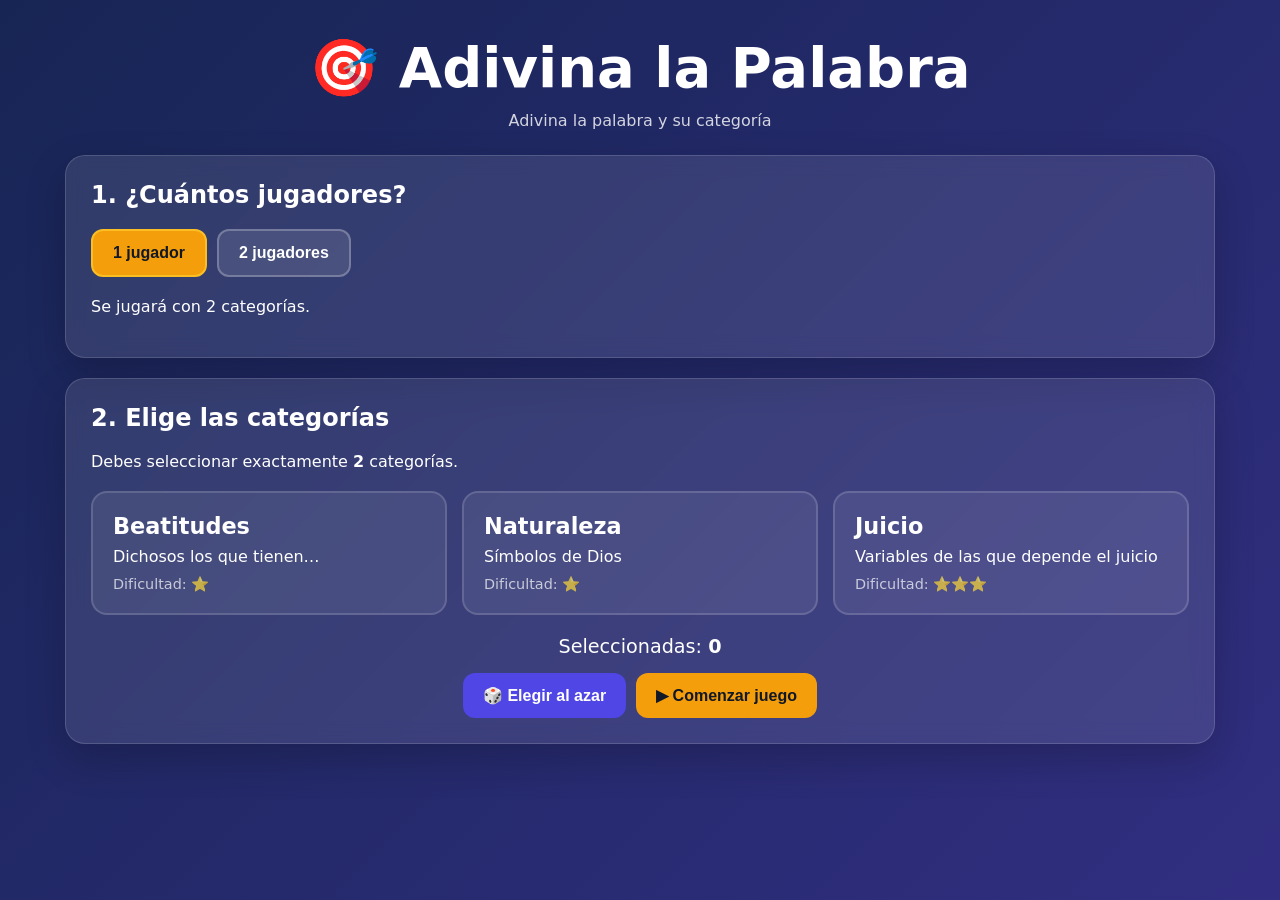
<file: index.html>
<!DOCTYPE html>
<html lang="es">

<head>

<meta charset="UTF-8">

<meta name="viewport" content="width=device-width, initial-scale=1.0">

<title></title>

<style>

* {
    box-sizing: border-box;
}

body {
    margin: 0;
    min-height: 100vh;

    font-family:
        system-ui,
        -apple-system,
        BlinkMacSystemFont,
        "Segoe UI",
        sans-serif;

    color: white;

    background:
        linear-gradient(
            135deg,
            #172554,
            #312e81
        );
}

.container {
    width: min(1150px, 94%);
    margin: auto;
    padding: 25px 0 50px;
}

header {
    text-align: center;
    margin-bottom: 25px;
}

h1 {
    margin: 10px 0;

    font-size:
        clamp(2rem, 5vw, 3.5rem);
}

h2 {
    margin-top: 0;
}

.subtitle {
    opacity: .8;
}

.screen {
    display: none;
}

.screen.active {
    display: block;
}

.card {
    background: rgba(255,255,255,.10);

    backdrop-filter: blur(10px);

    border:
        1px solid
        rgba(255,255,255,.15);

    border-radius: 20px;

    padding: 25px;

    margin-bottom: 20px;

    box-shadow:
        0 15px 40px
        rgba(0,0,0,.20);
}


/* =====================================================
   BOTONES
===================================================== */

button {
    border: 0;

    border-radius: 12px;

    padding: 13px 20px;

    font-size: 1rem;

    font-weight: 700;

    cursor: pointer;

    transition: .2s;
}

button:hover {
    transform: translateY(-2px);

    filter: brightness(1.08);
}

.primary {
    background: #f59e0b;
    color: #111827;
}

.secondary {
    background: #4f46e5;
    color: white;
}

.danger {
    background: #dc2626;
    color: white;
}

.actions {
    display: flex;

    justify-content: center;

    gap: 10px;

    flex-wrap: wrap;
}


/* =====================================================
   JUGADORES
===================================================== */

.players-selector {
    display: flex;

    gap: 10px;

    flex-wrap: wrap;

    margin: 20px 0;
}

.player-number {
    background:
        rgba(255,255,255,.10);

    color: white;

    border:
        2px solid
        rgba(255,255,255,.25);
}

.player-number.selected {
    background: #f59e0b;

    border-color: #fbbf24;

    color: #111827;
}


/* =====================================================
   CATEGORÍAS DE CONFIGURACIÓN
===================================================== */

.categories {
    display: grid;

    grid-template-columns:
        repeat(
            auto-fit,
            minmax(230px, 1fr)
        );

    gap: 15px;

    margin: 20px 0;
}

.category-card {
    background:
        rgba(255,255,255,.08);

    border:
        2px solid
        rgba(255,255,255,.15);

    border-radius: 16px;

    padding: 20px;

    cursor: pointer;

    transition: .2s;
}

.category-card:hover {
    background:
        rgba(255,255,255,.15);
}

.category-card.selected {
    border-color: #fbbf24;

    background:
        rgba(245,158,11,.20);
}

.category-card.disabled {
    opacity: .35;

    cursor: not-allowed;
}

.category-card h3 {
    margin:
        0 0 8px;

    font-size: 1.4rem;
}

.difficulty {
    font-size: .9rem;

    opacity: .7;

    margin-top: 10px;
}

.selection-count {
    text-align: center;

    font-size: 1.2rem;

    margin: 15px 0;
}


/* =====================================================
   PARTE SUPERIOR
===================================================== */

.game-top {
    display: grid;

    grid-template-columns:
        1fr 2fr 1fr;

    gap: 15px;

    align-items: stretch;

    margin-bottom: 20px;
}

.turn {
    text-align: center;

    background:
        rgba(245,158,11,.20);

    border:
        2px solid
        #f59e0b;

    border-radius: 18px;

    padding: 20px;
}

.turn-label {
    font-size: .9rem;

    opacity: .8;
}

.turn-player {
    font-size: 2rem;

    font-weight: 900;

    color: #fbbf24;
}

.round-info {
    text-align: center;

    background:
        rgba(255,255,255,.08);

    border-radius: 18px;

    padding: 20px;
}


/* =====================================================
   MARCADOR
===================================================== */

.scoreboard {
    display: flex;

    justify-content: center;

    gap: 10px;

    flex-wrap: wrap;
}

.score {
    background:
        rgba(255,255,255,.08);

    padding: 12px 16px;

    border-radius: 12px;

    min-width: 110px;

    text-align: center;
}

.score.active-player {
    border:
        2px solid
        #fbbf24;

    background:
        rgba(245,158,11,.15);
}

.score-name {
    font-weight: 700;
}

.score-points {
    font-size: 1.6rem;

    color: #fbbf24;

    font-weight: 900;
}


/* =====================================================
   PALABRA
===================================================== */

.word-card {
    text-align: center;

    padding: 40px 20px;
}

.main-category {
    display: inline-block;

    background:
        #4f46e5;

    padding:
        7px 15px;

    border-radius: 20px;

    margin-bottom: 25px;

    font-size: .9rem;
}

.mystery-word {
    font-size:
        clamp(
            2rem,
            7vw,
            5rem
        );

    letter-spacing: .12em;

    font-weight: 900;

    min-height: 100px;

    display: flex;

    justify-content: center;

    align-items: center;

    word-break: break-word;
}

.mystery-word.revealed {
    color: #22c55e;
}

.clue {
    margin:
        25px auto 10px;

    padding: 18px;

    max-width: 700px;

    background:
        rgba(255,255,255,.08);

    border-radius: 15px;

    font-size: 1.2rem;
}

.subcategory {
    margin-top: 15px;

    color: #fbbf24;

    font-weight: 800;

    font-size: 1.3rem;
}

.status {
    text-align: center;

    font-size: 1.15rem;

    min-height: 35px;

    margin: 15px;
}


/* =====================================================
   RESPUESTA
===================================================== */

.guess-form {
    max-width: 800px;

    margin:
        25px auto 10px;
}

.guess-input {
    width: 100%;

    padding: 15px;

    border: 0;

    border-radius: 12px;

    font-size: 1.1rem;

    outline: none;

    margin-bottom: 15px;
}


/* =====================================================
   OPCIONES DE CATEGORÍA
===================================================== */

.category-question {
    margin:
        20px auto;
}

.category-question-title {
    font-size: 1.1rem;

    font-weight: 700;

    margin-bottom: 12px;
}

.category-options {
    display: grid;

    grid-template-columns:
        repeat(
            auto-fit,
            minmax(160px, 1fr)
        );

    gap: 10px;
}

.category-option {
    padding: 15px;

    border-radius: 12px;

    border:
        2px solid
        rgba(255,255,255,.18);

    background:
        rgba(255,255,255,.07);

    color: white;

    cursor: pointer;

    font-weight: 700;

    transition: .2s;
}

.category-option:hover {
    background:
        rgba(255,255,255,.15);
}

.category-option.selected {
    background:
        #f59e0b;

    color: #111827;

    border-color:
        #fbbf24;
}

.category-option:disabled {
    opacity: .6;

    cursor: not-allowed;
}


/* =====================================================
   NIVELES
===================================================== */

.level-indicator {
    display: flex;

    justify-content: center;

    gap: 8px;

    margin: 20px 0;
}

.level {
    width: 35px;

    height: 8px;

    border-radius: 10px;

    background:
        rgba(255,255,255,.2);
}

.level.active {
    background:
        #f59e0b;
}

.level.completed {
    background:
        #22c55e;
}


/* =====================================================
   TABLA DE PALABRAS ADIVINADAS
===================================================== */

.solved-panel {
    margin-top: 20px;
}

.solved-category {
    margin-bottom: 25px;

    padding-bottom: 18px;

    border-bottom:
        1px solid
        rgba(255,255,255,.10);
}

.solved-category:last-child {
    border-bottom: 0;
}

.solved-category-title {
    font-size: 1.35rem;

    font-weight: 900;

    color: #fbbf24;

    margin-bottom: 4px;
}

.solved-category-description {
    opacity: .75;

    font-size: .95rem;

    margin-bottom: 12px;

    font-style: italic;
}

.solved-list {
    display: flex;

    flex-wrap: wrap;

    gap: 8px;
}

.solved-word {
    background:
        rgba(34,197,94,.15);

    border:
        1px solid
        rgba(34,197,94,.35);

    border-radius: 10px;

    padding:
        8px 12px;

    color: #dcfce7;

    font-size: .95rem;
}

.empty-solved {
    opacity: .5;

    font-style: italic;

    padding: 5px 0;
}


/* =====================================================
   FINAL
===================================================== */

.winner {
    text-align: center;

    padding: 40px;
}

.winner h2 {
    font-size: 3rem;

    color: #fbbf24;
}

.final-score {
    font-size: 1.3rem;

    margin: 10px 0;
}


/* =====================================================
   RESPONSIVE
===================================================== */

@media (max-width: 750px) {

    .game-top {
        grid-template-columns: 1fr;
    }

    .mystery-word {
        font-size: 2.3rem;
    }

}

</style>

</head>


<body>

<div class="container">


<header>

    <h1 id="gameTitle"></h1>

    <div id="gameSubtitle" class="subtitle"></div>

</header>


<!-- =====================================================
     CONFIGURACIÓN
===================================================== -->

<section
    id="setupScreen"
    class="screen active"
>

    <div class="card">

        <h2 id="playersTitle"></h2>

        <div
            id="playerSelector"
            class="players-selector"
        ></div>

        <p id="playerDescription"></p>

    </div>


    <div class="card">

        <h2 id="categoriesTitle"></h2>

        <p id="categoriesInstruction"></p>

        <div
            id="categoryContainer"
            class="categories"
        ></div>

        <div class="selection-count">

            <span id="selectedLabel"></span>
            <strong id="selectedCount">
                0
            </strong>

        </div>

        <div class="actions">

            <button
                id="randomCategoriesButton"
                class="secondary"
                onclick="selectRandomCategories()"
            ></button>

            <button
                id="startGameButton"
                class="primary"
                onclick="startGame()"
            ></button>

        </div>

    </div>

</section>


<!-- =====================================================
     JUEGO
===================================================== -->

<section
    id="gameScreen"
    class="screen"
>


    <div class="game-top">


        <div class="turn">

            <div id="turnLabel" class="turn-label"></div>

            <div
                id="currentPlayer"
                class="turn-player"
            >
            </div>

        </div>


        <div class="round-info">

            <strong id="roundLabel"></strong>

            <div id="roundNumber">
                1
            </div>

        </div>


        <div class="round-info">

            <strong id="remainingWordsLabel"></strong>

            <div id="remainingWords">
                0
            </div>

        </div>


    </div>


    <!-- MARCADOR -->

    <div class="card">

        <div
            id="scoreboard"
            class="scoreboard"
        ></div>

    </div>


    <!-- PALABRA -->

    <div class="card word-card">


        <div
            id="mainCategory"
            class="main-category"
        ></div>


        <div
            id="mysteryWord"
            class="mystery-word"
        >
            ---
        </div>


        <!-- NIVELES -->

        <div class="level-indicator">

            <div
                id="level1"
                class="level active"
            ></div>

            <div
                id="level2"
                class="level"
            ></div>

            <div
                id="level3"
                class="level"
            ></div>

        </div>


        <!-- AYUDA -->

        <div
            id="clue"
            class="clue"
            style="display:none"
        ></div>


        <!-- SUBCATEGORÍA -->

        <div
            id="subcategory"
            class="subcategory"
            style="display:none"
        ></div>


        <!-- ESTADO -->

        <div
            id="status"
            class="status"
        ></div>


        <!-- RESPUESTA -->

        <form
            id="guessForm"
            class="guess-form"
        >

            <input
                id="guessInput"
                class="guess-input"
                type="text"
                autocomplete="off"
            >


            <div class="category-question">

                <div
                    id="categoryQuestionTitle"
                    class="category-question-title"
                ></div>


                <div
                    id="categoryOptions"
                    class="category-options"
                ></div>

            </div>


            <button
                id="checkAnswerButton"
                class="primary"
                type="submit"
            ></button>

        </form>


        <div class="actions">

            <button
                id="nextLevelButton"
                class="secondary"
                onclick="nextClue()"
                style="display:none"
            ></button>


            <button
                id="newRoundButton"
                class="primary"
                onclick="newRound()"
                style="display:none"
            ></button>

        </div>

    </div>


    <!-- =================================================
         PALABRAS ADIVINADAS
    ================================================= -->

    <div class="card solved-panel">

        <h2 id="solvedTitle"></h2>

        <div id="solvedWords"></div>

    </div>


    <div class="actions">

        <button
            id="changeConfigurationButton"
            class="danger"
            onclick="backToSetup()"
        ></button>

    </div>

</section>


<!-- =====================================================
     FIN
===================================================== -->

<section
    id="endScreen"
    class="screen"
>

    <div class="card winner">

        <h2 id="gameFinishedTitle"></h2>

        <div id="finalScores"></div>

        <br>

        <button
            id="playAgainButton"
            class="primary"
            onclick="backToSetup()"
        ></button>

    </div>

</section>


<!-- =====================================================
     ARCHIVO DE DATOS
===================================================== -->

<script src="datos.js"></script>
<script src="textos.js"></script>


<script>

/* =====================================================
   ESTADO DEL JUEGO
===================================================== */

let numberOfPlayers = 1;

let selectedCategories = [];

let players = [];

/*
   currentPlayerIndex:
   jugador que está intentando AHORA.
*/
let currentPlayerIndex = 0;

/*
   roundStarterIndex:
   jugador que comenzó ESTA ronda.

   Esta es la variable que faltaba en la
   versión anterior.
*/
let roundStarterIndex = 0;

let availableWords = [];

let currentWord = null;

let clueLevel = 1;

let roundNumber = 0;

let wordsPlayed = 0;

/*
   Jugadores que ya intentaron en el nivel
   actual.
*/
let playerAttempts = new Set();

/*
   Categoría que seleccionó el jugador.
*/
let selectedAnswerCategory = null;

/*
   Palabras acertadas agrupadas por categoría.
*/
let solvedByCategory = {};


/* =====================================================
   ELEMENTOS HTML
===================================================== */

const setupScreen =
    document.getElementById("setupScreen");

const gameScreen =
    document.getElementById("gameScreen");

const endScreen =
    document.getElementById("endScreen");

const playerSelector =
    document.getElementById("playerSelector");

const playerDescription =
    document.getElementById("playerDescription");

const categoryContainer =
    document.getElementById("categoryContainer");


const selectedCount =
    document.getElementById("selectedCount");

const currentPlayer =
    document.getElementById("currentPlayer");

const roundNumberElement =
    document.getElementById("roundNumber");

const remainingWords =
    document.getElementById("remainingWords");

const scoreboard =
    document.getElementById("scoreboard");

const mainCategory =
    document.getElementById("mainCategory");

const mysteryWord =
    document.getElementById("mysteryWord");

const clue =
    document.getElementById("clue");

const subcategory =
    document.getElementById("subcategory");

const status =
    document.getElementById("status");

const guessForm =
    document.getElementById("guessForm");

const guessInput =
    document.getElementById("guessInput");

const nextLevelButton =
    document.getElementById("nextLevelButton");

const newRoundButton =
    document.getElementById("newRoundButton");

const categoryOptions =
    document.getElementById("categoryOptions");

const solvedWords =
    document.getElementById("solvedWords");

const gameTitle = document.getElementById("gameTitle");
const gameSubtitle = document.getElementById("gameSubtitle");
const playersTitle = document.getElementById("playersTitle");
const categoriesTitle = document.getElementById("categoriesTitle");
const categoriesInstruction = document.getElementById("categoriesInstruction");
const selectedLabel = document.getElementById("selectedLabel");
const randomCategoriesButton = document.getElementById("randomCategoriesButton");
const startGameButton = document.getElementById("startGameButton");
const turnLabel = document.getElementById("turnLabel");
const roundLabel = document.getElementById("roundLabel");
const remainingWordsLabel = document.getElementById("remainingWordsLabel");
const categoryQuestionTitle = document.getElementById("categoryQuestionTitle");
const checkAnswerButton = document.getElementById("checkAnswerButton");
const solvedTitle = document.getElementById("solvedTitle");
const changeConfigurationButton = document.getElementById("changeConfigurationButton");
const gameFinishedTitle = document.getElementById("gameFinishedTitle");
const playAgainButton = document.getElementById("playAgainButton");


/* =====================================================
   INICIO
===================================================== */

initialize();


function initialize() {

    renderStaticTexts();

    createPlayerButtons();
    renderCategories();

}

function renderStaticTexts() {

    document.title = t("title");

    gameTitle.textContent = t("title");
    gameSubtitle.textContent = t("subtitle");

    playersTitle.textContent = t("setupPlayersTitle");
    categoriesTitle.textContent = t("setupCategoriesTitle");

    selectedLabel.textContent = t("selected");
    randomCategoriesButton.textContent = t("randomCategories");
    startGameButton.textContent = t("startGame");

    turnLabel.textContent = t("turnLabel");
    roundLabel.textContent = t("round");
    remainingWordsLabel.textContent = t("remainingWords");

    categoryQuestionTitle.textContent = t("categoryQuestion");
    guessInput.placeholder = t("writeWord");
    checkAnswerButton.textContent = t("checkAnswer");

    nextLevelButton.textContent = t("showHelp");
    newRoundButton.textContent = t("newRound");

    solvedTitle.textContent = t("solvedTitle");
    changeConfigurationButton.textContent =
        t("changeConfiguration");

    gameFinishedTitle.textContent =
        t("gameFinished");
    playAgainButton.textContent =
        t("playAgain");
}


/* =====================================================
   JUGADORES
===================================================== */

function createPlayerButtons() {

    playerSelector.innerHTML = "";

    const maxPlayers =
        Math.max(
            1,
            GAME_DATA.length - 1
        );


    for (
        let i = 1;
        i <= maxPlayers;
        i++
    ) {

        const button =
            document.createElement("button");

        button.className =
            "player-number";


        if (i === numberOfPlayers) {

            button.classList.add(
                "selected"
            );

        }


        button.textContent =
            i === 1
                ? t("onePlayer")
                : t("manyPlayers", { n: i });


        button.onclick = () => {

            numberOfPlayers = i;

            selectedCategories = [];

            createPlayerButtons();

            renderCategories();

        };


        playerSelector.appendChild(
            button
        );

    }


    playerDescription.textContent =
        t("playerDescription", {
            n: numberOfPlayers + 1
        });

}


/* =====================================================
   CATEGORÍAS DE CONFIGURACIÓN
===================================================== */

function renderCategories() {

    categoryContainer.innerHTML = "";

    const needed =
        numberOfPlayers + 1;


    GAME_DATA.forEach(
        (category, index) => {

            const card =
                document.createElement("div");


            card.className =
                "category-card";


            if (
                selectedCategories.includes(
                    index
                )
            ) {

                card.classList.add(
                    "selected"
                );

            }


            if (
                !selectedCategories.includes(
                    index
                ) &&
                selectedCategories.length >= needed
            ) {

                card.classList.add(
                    "disabled"
                );

            }


            card.innerHTML = `

                <h3>
                    ${category.category}
                </h3>

                <div>
                    ${category.fortext}
                </div>

                <div class="difficulty">
                    Dificultad:
                    ${"⭐".repeat(
                        category.dificultad
                    )}
                </div>

            `;


            card.onclick = () => {

                if (
                    !selectedCategories.includes(
                        index
                    ) &&
                    selectedCategories.length >= needed
                ) {

                    return;

                }


                toggleCategory(index);

            };


            categoryContainer.appendChild(
                card
            );

        }
    );


    categoriesInstruction.innerHTML =
        t("categoriesInstruction", {
            n: needed
        });

    selectedCount.textContent =
        selectedCategories.length;

}


/* =====================================================
   SELECCIONAR / DESELECCIONAR CATEGORÍA
===================================================== */

function toggleCategory(index) {

    const position =
        selectedCategories.indexOf(index);


    if (position >= 0) {

        selectedCategories.splice(
            position,
            1
        );

    } else {

        if (
            selectedCategories.length <
            numberOfPlayers + 1
        ) {

            selectedCategories.push(
                index
            );

        }

    }


    renderCategories();

}


/* =====================================================
   SELECCIÓN ALEATORIA
===================================================== */

function selectRandomCategories() {

    const amount =
        numberOfPlayers + 1;


    const indexes =
        GAME_DATA.map(
            (_, index) => index
        );


    shuffle(indexes);


    selectedCategories =
        indexes.slice(
            0,
            amount
        );


    renderCategories();

}


/* =====================================================
   CONSTRUIR LISTA DE PALABRAS
===================================================== */

function buildWordPool() {

    availableWords = [];


    selectedCategories.forEach(
        categoryIndex => {

            const mainCategory =
                GAME_DATA[categoryIndex];


            mainCategory.words.forEach(
                subcategory => {

                    subcategory.words.forEach(
                        (word, index) => {

                            availableWords.push({

                                word: word,

                                help:
                                    subcategory.help[
                                        index
                                    ] || "",

                                subcategory:
                                    subcategory.category,

                                mainCategory:
                                    mainCategory.category,

                                fortext:
                                    mainCategory.fortext

                            });

                        }
                    );

                }
            );

        }
    );

}


/* =====================================================
   COMENZAR PARTIDA
===================================================== */

function startGame() {

    const needed =
        numberOfPlayers + 1;


    if (
        selectedCategories.length !== needed
    ) {

        alert(
            t("selectCategories", {
                n: needed
            })
        );

        return;

    }


    players = [];


    for (
        let i = 0;
        i < numberOfPlayers;
        i++
    ) {

        players.push({

            name:
                `Jugador ${i + 1}`,

            score: 0

        });

    }


    /*
       Al comenzar la partida, el jugador 1
       comienza la primera ronda.
    */

    currentPlayerIndex = 0;

    roundStarterIndex = 0;

    roundNumber = 0;

    wordsPlayed = 0;

    playerAttempts.clear();

    solvedByCategory = {};

    buildWordPool();

    createCategoryOptions();

    renderSolvedWords();

    showScreen(gameScreen);

    startNewWord();

}


/* =====================================================
   OPCIONES DE CATEGORÍA
===================================================== */

function createCategoryOptions() {

    categoryOptions.innerHTML = "";

    selectedAnswerCategory = null;


    selectedCategories.forEach(
        categoryIndex => {

            const category =
                GAME_DATA[categoryIndex];


            const button =
                document.createElement("button");


            button.type = "button";

            button.className =
                "category-option";

            button.textContent =
                category.category;


            button.onclick = () => {

                selectAnswerCategory(
                    category.category,
                    button
                );

            };


            categoryOptions.appendChild(
                button
            );

        }
    );

}


function selectAnswerCategory(
    categoryName,
    button
) {

    selectedAnswerCategory =
        categoryName;


    document
        .querySelectorAll(
            ".category-option"
        )
        .forEach(
            element => {

                element.classList.remove(
                    "selected"
                );

            }
        );


    button.classList.add(
        "selected"
    );

}


/* =====================================================
   NUEVA PALABRA / NUEVA RONDA
===================================================== */

function startNewWord() {

    if (
        availableWords.length === 0
    ) {

        finishGame();

        return;

    }


    roundNumber++;

    clueLevel = 1;

    playerAttempts.clear();

    selectedAnswerCategory = null;


    /*
       IMPORTANTE:

       El jugador que empieza la ronda
       se conserva en roundStarterIndex.

       currentPlayerIndex es quien intenta
       en este momento.
    */

    currentPlayerIndex =
        roundStarterIndex;


    const randomIndex =
        Math.floor(
            Math.random() *
            availableWords.length
        );


    currentWord =
        availableWords.splice(
            randomIndex,
            1
        )[0];


    wordsPlayed++;


    renderWord();

    updateScoreboard();


    guessInput.value = "";

    guessInput.disabled = false;

    guessForm.style.display =
        "block";


    nextLevelButton.style.display =
        "none";


    newRoundButton.style.display =
        "none";


    status.textContent =
        t("tryWordAndCategory", {
            player: players[currentPlayerIndex].name
        });


    enableCategoryOptions();

    guessInput.focus();

}


/* =====================================================
   MOSTRAR PALABRA
===================================================== */

function renderWord() {

    mainCategory.textContent =
        t("hiddenCategory");


    mysteryWord.textContent =
        onlyConsonants(
            currentWord.word
        );


    mysteryWord.classList.remove(
        "revealed"
    );


    clue.style.display =
        "none";


    subcategory.style.display =
        "none";


    document.getElementById(
        "level1"
    ).className =
        "level active";


    document.getElementById(
        "level2"
    ).className =
        "level";


    document.getElementById(
        "level3"
    ).className =
        "level";


    roundNumberElement.textContent =
        roundNumber;


    remainingWords.textContent =
        availableWords.length + 1;


    createCategoryOptions();

}


/* =====================================================
   CONVERTIR A CONSONANTES
===================================================== */

function onlyConsonants(text) {

    return text

        .normalize("NFD")

        .replace(
            /[\u0300-\u036f]/g,
            ""
        )

        .replace(
            /[AEIOUaeiou]/g,
            ""
        )

        .replace(
            /\s+/g,
            " "
        )

        .trim()

        .toUpperCase();

}


/* =====================================================
   NORMALIZAR RESPUESTA
===================================================== */

function normalizeAnswer(text) {

    return text

        .normalize("NFD")

        .replace(
            /[\u0300-\u036f]/g,
            ""
        )

        .toLowerCase()

        .replace(
            /[^\p{L}\p{N} ]/gu,
            ""
        )

        .replace(
            /\s+/g,
            " "
        )

        .trim();

}


/* =====================================================
   COMPROBAR RESPUESTA
===================================================== */

guessForm.addEventListener(
    "submit",
    function(event) {

        event.preventDefault();


        const answer =
            normalizeAnswer(
                guessInput.value
            );


        if (!answer) {

            alert(t("writeAWord"));

            return;

        }


        if (!selectedAnswerCategory) {

            alert(t("selectCategory"));

            return;

        }


        const wordCorrect =
            normalizeAnswer(
                currentWord.word
            ) === answer;


        const categoryCorrect =
            selectedAnswerCategory ===
            currentWord.mainCategory;


        if (
            wordCorrect &&
            categoryCorrect
        ) {

            playerGuessedCorrectly();

        } else {

            playerFailed(
                wordCorrect,
                categoryCorrect
            );

        }

    }
);


/* =====================================================
   ACIERTO
===================================================== */

function playerGuessedCorrectly() {

    const player =
        players[currentPlayerIndex];


    player.score++;


    status.innerHTML = t("correct", {
        player: player.name
    });


    mysteryWord.textContent =
        currentWord.word;


    mysteryWord.classList.add(
        "revealed"
    );


    mainCategory.textContent =
        currentWord.mainCategory;


    guessInput.disabled = true;

    guessForm.style.display =
        "none";


    disableCategoryOptions();


    nextLevelButton.style.display =
        "none";


    newRoundButton.style.display =
        "inline-block";


    addSolvedWord(
        currentWord
    );


    updateScoreboard();


    /*
       AQUÍ sí cambia el jugador que
       comenzará la próxima ronda.

       Ejemplo:

       J1 acierta
       ↓
       próxima ronda comienza J2
    */

    roundStarterIndex =
        (
            currentPlayerIndex + 1
        ) % players.length;

}


/* =====================================================
   FALLO
===================================================== */

function playerFailed(
    wordCorrect,
    categoryCorrect
) {

    guessInput.value = "";


    let feedback =
        t("incorrect");


    if (
        wordCorrect &&
        !categoryCorrect
    ) {

        feedback =
            t("wordCorrectCategoryWrong");

    }
    else if (
        !wordCorrect &&
        categoryCorrect
    ) {

        feedback =
            t("wordWrongCategoryCorrect");

    }


    /*
       Registramos que este jugador
       ya intentó en este nivel.
    */

    playerAttempts.add(
        currentPlayerIndex
    );


    /*
       Si todavía hay otro jugador que
       no intentó, simplemente pasa a él.
    */

    if (
        playerAttempts.size <
        players.length
    ) {

        currentPlayerIndex =
            (
                currentPlayerIndex + 1
            ) % players.length;


        updateCurrentPlayer();


        status.textContent =
            t("nextPlayer", {
                feedback: feedback,
                player: players[currentPlayerIndex].name
            });


        selectedAnswerCategory = null;

        clearCategorySelection();

        guessInput.focus();

        return;

    }


    /*
       TODOS LOS JUGADORES FALLARON.

       Ahora no cambiamos el jugador inicial.

       Volvemos SIEMPRE a quien inició
       esta ronda.
    */

    playerAttempts.clear();


    currentPlayerIndex =
        roundStarterIndex;


    /*
       Si todavía quedan pistas,
       mostramos la siguiente.

       El mismo jugador que comenzó
       la ronda vuelve a intentar primero.
    */

    if (clueLevel < 3) {

        nextClue();

        return;

    }


    /*
       Ya se mostraron todas las pistas.

       Se revela la palabra y la categoría.
    */

    revealWord();

}


/* =====================================================
   SIGUIENTE PISTA
===================================================== */

function nextClue() {

    clueLevel++;

    playerAttempts.clear();


    /*
       MUY IMPORTANTE:

       El primer jugador de este nuevo nivel
       sigue siendo el que inició la ronda.

       NO se utiliza el último jugador que
       había intentado.
    */

    currentPlayerIndex =
        roundStarterIndex;


    renderClue();


    selectedAnswerCategory = null;

    clearCategorySelection();


    status.textContent =
        t("newClue", {
            player: players[roundStarterIndex].name
        });


    guessInput.focus();

}


/* =====================================================
   MOSTRAR PISTA
===================================================== */

function renderClue() {

    const level2 =
        document.getElementById(
            "level2"
        );

    const level3 =
        document.getElementById(
            "level3"
        );


    if (clueLevel >= 2) {

        clue.style.display =
            "block";


        clue.innerHTML = `
            <strong>${t("help")}</strong>
            ${currentWord.help}
        `;


        level2.className =
            "level active";

    }


    if (clueLevel >= 3) {

        subcategory.style.display =
            "block";


        subcategory.textContent =
            t("subcategory", {
                category: currentWord.subcategory
            });


        level3.className =
            "level active";

    }

}


/* =====================================================
   REVELAR PALABRA
===================================================== */

function revealWord() {

    playerAttempts.clear();


    mysteryWord.textContent =
        currentWord.word;


    mysteryWord.classList.add(
        "revealed"
    );


    mainCategory.textContent =
        currentWord.mainCategory;


    clue.style.display =
        "block";


    clue.innerHTML = `
        <strong>${t("help")}</strong>
        ${currentWord.help}
    `;


    subcategory.style.display =
        "block";


    subcategory.textContent =
        t("subcategory", {
            category: currentWord.subcategory
        });


    status.innerHTML = `
        ${t("wordWas")}
        <strong>
            ${currentWord.word}
        </strong>

        <br>

        ${t("category")}
        <strong>
            ${currentWord.mainCategory}
        </strong>
    `;

    // No hay una nueva oportunidad después de revelar la respuesta.
    currentPlayerIndex = roundStarterIndex;

    guessInput.disabled = true;

    guessForm.style.display =
        "none";

    disableCategoryOptions();

    selectedAnswerCategory = null;

    clearCategorySelection();

    newRoundButton.style.display =
        "inline-block";

}


/* =====================================================
   CATEGORÍAS DE RESPUESTA
===================================================== */

function clearCategorySelection() {

    document
        .querySelectorAll(
            ".category-option"
        )
        .forEach(
            button => {

                button.classList.remove(
                    "selected"
                );

            }
        );

}


function disableCategoryOptions() {

    document
        .querySelectorAll(
            ".category-option"
        )
        .forEach(
            button => {

                button.disabled = true;

            }
        );

}


function enableCategoryOptions() {

    document
        .querySelectorAll(
            ".category-option"
        )
        .forEach(
            button => {

                button.disabled = false;

            }
        );

}


/* =====================================================
   PALABRAS ADIVINADAS
===================================================== */

function addSolvedWord(word) {

    if (
        !solvedByCategory[
            word.mainCategory
        ]
    ) {

        solvedByCategory[
            word.mainCategory
        ] = [];

    }


    solvedByCategory[
        word.mainCategory
    ].push(word);


    renderSolvedWords();

}


/* =====================================================
   TABLA DE PALABRAS ADIVINADAS
===================================================== */

function renderSolvedWords() {

    solvedWords.innerHTML = "";


    /*
       AHORA SE MUESTRAN SIEMPRE TODAS LAS
       CATEGORÍAS SELECCIONADAS.

       Aunque todavía no haya ninguna
       palabra acertada.
    */

    selectedCategories.forEach(
        categoryIndex => {

            const category =
                GAME_DATA[
                    categoryIndex
                ];


            const words =
                solvedByCategory[
                    category.category
                ] || [];


            const categoryDiv =
                document.createElement(
                    "div"
                );


            categoryDiv.className =
                "solved-category";


            /*
               Las palabras acertadas de
               esta categoría.
            */

            let wordsHTML = "";


            if (words.length === 0) {

                wordsHTML = `
                    <div class="empty-solved">
                        ${t("noSolvedWords")}
                    </div>
                `;

            }
            else {

                wordsHTML =
                    words
                        .map(
                            word => `

                                <div
                                    class="solved-word"
                                >
                                    ✓
                                    ${word.word}
                                </div>

                            `
                        )
                        .join("");

            }


            /*
               CATEGORÍA
               DESCRIPCIÓN
               PALABRAS
            */

            categoryDiv.innerHTML = `

                <div
                    class="solved-category-title"
                >
                    ${category.category}
                </div>


                <div
                    class="solved-category-description"
                >
                    ${category.fortext}
                </div>


                <div
                    class="solved-list"
                >
                    ${wordsHTML}
                </div>

            `;


            solvedWords.appendChild(
                categoryDiv
            );

        }
    );

}


/* =====================================================
   MARCADOR
===================================================== */

function updateScoreboard() {

    scoreboard.innerHTML = "";


    players.forEach(
        (player, index) => {

            const div =
                document.createElement(
                    "div"
                );


            div.className =
                "score";


            if (
                index === currentPlayerIndex
            ) {

                div.classList.add(
                    "active-player"
                );

            }


            div.innerHTML = `

                <div class="score-name">
                    ${player.name}
                </div>

                <div class="score-points">
                    ${player.score}
                </div>

                <div>
                    ${t("points")}
                </div>

            `;


            scoreboard.appendChild(
                div
            );

        }
    );


    currentPlayer.textContent =
        players[currentPlayerIndex].name;

}


/* =====================================================
   ACTUALIZAR JUGADOR
===================================================== */

function updateCurrentPlayer() {

    currentPlayer.textContent =
        players[currentPlayerIndex].name;


    updateScoreboard();

}


/* =====================================================
   NUEVA RONDA
===================================================== */

function newRound() {

    mysteryWord.classList.remove(
        "revealed"
    );


    selectedAnswerCategory = null;


    /*
       roundStarterIndex ya fue actualizado
       cuando alguien acertó.

       Por lo tanto startNewWord() hará que
       ese jugador empiece la nueva ronda.
    */

    startNewWord();

}


/* =====================================================
   FIN DEL JUEGO
===================================================== */

function finishGame() {

    showScreen(
        endScreen
    );


    const sortedPlayers =
        [...players].sort(
            (a, b) =>
                b.score - a.score
        );


    let html = "";


    sortedPlayers.forEach(
        (player, index) => {

            const medal =
                index === 0
                    ? "🏆"
                    : index === 1
                    ? "🥈"
                    : index === 2
                    ? "🥉"
                    : "👤";


            html += `

                <div
                    class="final-score"
                >

                    ${medal}

                    <strong>
                        ${player.name}
                    </strong>

                    :

                    ${player.score}
                    ${t("points")}

                </div>

            `;

        }
    );


    document.getElementById(
        "finalScores"
    ).innerHTML = html;

}


/* =====================================================
   NAVEGACIÓN
===================================================== */

function showScreen(screen) {

    setupScreen.classList.remove(
        "active"
    );

    gameScreen.classList.remove(
        "active"
    );

    endScreen.classList.remove(
        "active"
    );


    screen.classList.add(
        "active"
    );

}


function backToSetup() {

    showScreen(
        setupScreen
    );


    selectedCategories = [];

    solvedByCategory = {};

    players = [];

    currentWord = null;

    playerAttempts.clear();


    renderCategories();

}


/* =====================================================
   UTILIDADES
===================================================== */

function shuffle(array) {

    for (
        let i = array.length - 1;
        i > 0;
        i--
    ) {

        const j =
            Math.floor(
                Math.random() *
                (i + 1)
            );


        [
            array[i],
            array[j]
        ] = [
            array[j],
            array[i]
        ];

    }


    return array;

}

</script>

</body>

</html>
</file>
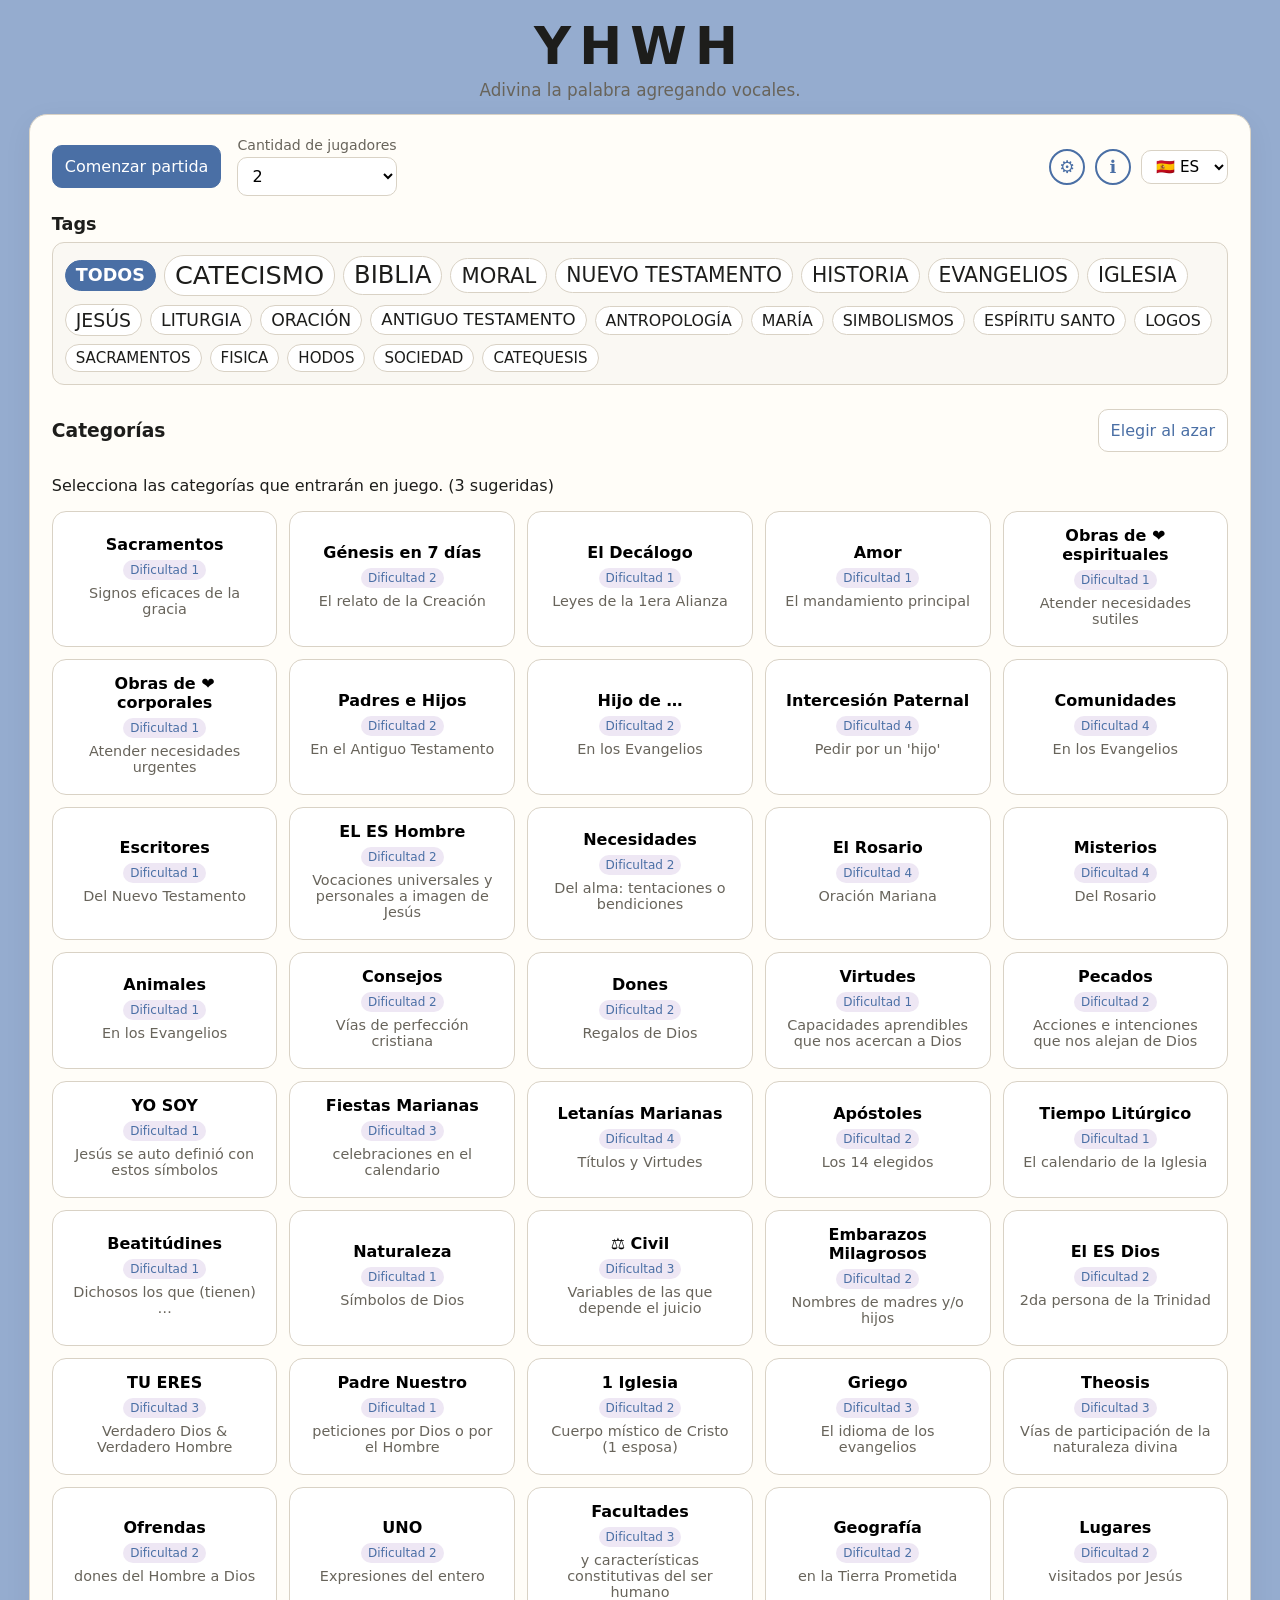
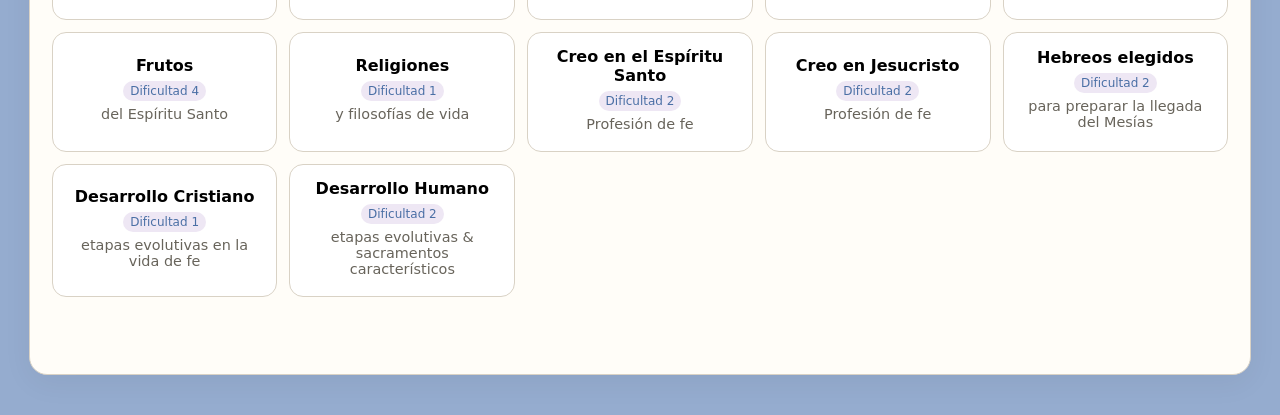
<file: 3/index.html>
<!doctype html>
<html lang="es">
<head>
  <meta charset="utf-8">
  <meta name="viewport" content="width=device-width, initial-scale=1">
  <title>YHWH</title>
  <link rel="stylesheet" href="./styles.css">
</head>
<body>
  <header class="site-header">
    <div class="header-main-row">
      <div class="header-title-container">
        <h1>YHWH</h1>
      </div>
    </div>
    <p id="subtitle"></p>
  </header>

  <main id="app">
    <section id="screen-start" class="screen">
      <div class="start-top-bar">
        <div class="start-controls-left">
          <button id="start-game" class="primary"></button>
          <div class="players-inline-selection">
            <label><span id="players-label"></span>
              <select id="players"></select>
            </label>
          </div>
        </div>
        <div class="header-controls-right">
          <button id="config-btn" class="config-btn" aria-label="Configuración">⚙️</button>
          <button id="info-btn" class="info-btn" aria-label="Reglas del juego">ℹ</button>
          <div class="lang-selector">
            <select id="lang-scroll" aria-label="Seleccionar idioma">
              <option value="es">🇪🇸 ES</option>
              <option value="it">🇮🇹 IT</option>
              <option value="en">🇬🇧 EN</option>
            </select>
          </div>
        </div>
      </div>

      <div id="config-panel" class="config-panel hidden">
        <div class="settings-grid">
          <label><span id="time-label"></span>
            <input id="turn-time" type="number" min="10" max="3600" step="10" value="120">
          </label>
          <label><span id="rounds-label"></span>
            <input id="round-total" type="number" min="1" max="20" value="3">
          </label>
          <label><span>Cantidad de categorías (sugeridas)</span>
            <input id="config-cat-count" type="number" min="1" max="20" value="3">
          </label>
        </div>

        <div class="player-color-selection">
          <h3 id="player-colors-title">Nombres y colores de los jugadores</h3>
          <div id="player-colors" class="player-colors"></div>
          <div id="player-color-options" class="player-color-options"></div>
        </div>
      </div>

      <div class="tags-selection-container">
        <h3>Tags</h3>
        <div id="tags-cloud" class="tags-cloud"></div>
      </div>

      <div class="category-selection">
        <div class="section-heading">
          <h3 id="categories-title"></h3>
          <button id="random-categories" class="secondary"></button>
        </div>
        <p id="category-count"></p>
        <div id="categories" class="category-grid"></div>
      </div>

      <p id="start-error" class="error"></p>
    </section>

    <section id="screen-game" class="screen hidden">
      <div class="game-left-column">
        <div id="game-active-panel">
          <div id="scoreboard" class="scoreboard"></div>

          <div class="game-top">
            <div>
              <div id="round-label"></div>
              <div id="turn-label"></div>
            </div>
            <div class="timer-controls">
              <div id="timer" class="timer">00:40</div>
              <button id="pause-time" class="secondary"></button>
            </div>
          </div>

          <div id="round-card" class="round-card">
            <div id="clue-stage" class="clue-stage"></div>
            <div id="attempt-status" class="attempt-status"></div>

            <div class="guess-form-container">
              <div class="guess-inputs-row">
                <div id="guess-words" class="guess-words"></div>
                <div class="action-buttons-col">
                  <button id="reveal-hint-btn" class="secondary">REVELAR PISTA (-1 pts)</button>
                  <button id="submit-guess" class="primary">RESPONDER</button>
                </div>
              </div>
              <div id="guess-categories" class="guess-categories" role="group" aria-label="Categorías"></div>
            </div>
            <div id="feedback" class="feedback"></div>
            <div id="feedback-modal" class="feedback-modal hidden" role="alertdialog" aria-live="assertive">
              <div class="feedback-box">
                <div id="feedback-message" class="feedback"></div>
                <button id="feedback-continue" class="primary"></button>
              </div>
            </div>
          </div>
        </div>

        <div id="reveal-in-column" class="computer-reveal hidden">
          <div class="computer-badge" id="computer-badge"></div>
          <h2 id="reveal-title"></h2>
          <div class="reveal-table">
            <div class="reveal-row"><span class="reveal-label">Palabra</span><strong id="revealed-word" class="revealed-word"></strong></div>
            <div class="reveal-row"><span class="reveal-label">Ayuda / sinónimo</span><span id="reveal-help"></span></div>
            <div class="reveal-row"><span class="reveal-label">Categoría / subcategoría</span><strong id="revealed-category"></strong></div>
            <div class="reveal-row"><span class="reveal-label">Fortext</span><span id="reveal-fortext"></span></div>
          </div>
          <button id="continue-reveal" class="primary"></button>
        </div>
      </div>

      <div class="board">
        <div class="board-header">
          <h2 id="board-title">
            <span id="board-title-text">Palabras descubiertas</span>
            <span id="discovered-count" class="small-counter">0</span>
          </h2>
          <div id="in-game-header-controls" class="header-controls-right"></div>
        </div>
        <div id="board-categories"></div>
      </div>
    </section>

    <section id="screen-end" class="screen hidden">
      <h2 id="end-title"></h2>
      <div id="final-scores"></div>
      <button id="new-game" class="primary"></button>
    </section>

    <div id="rules-modal" class="feedback-modal hidden">
      <div class="feedback-box rules-box">
        <h2>Reglas del Juego</h2>
        <div class="rules-content">
          <p>1. Intenta adivinar la palabra o palabras objetivo y la categoría a la que pertenecen.</p>
          <p>2. Si aciertas solo la categoría o parte de una palabra compuesta, sumarás puntos parciales y el turno pasará al siguiente jugador.</p>
          <p>3. Las conectores y palabras en minúsculas son visibles; solo debes adivinar las palabras escritas en MAYÚSCULAS.</p>
          <p>4. Con el avance de las rondas se irán revelando pistas y vocales.</p>
          <p>5. Puedes usar el botón "REVELAR PISTA" para forzar una pista inmediata a cambio de 1 punto.</p>
        </div>
        <button id="close-rules" class="primary">Cerrar</button>
      </div>
    </div>
  </main>

  <script type="module" src="./app.js"></script>
</body>
</html>
</file>
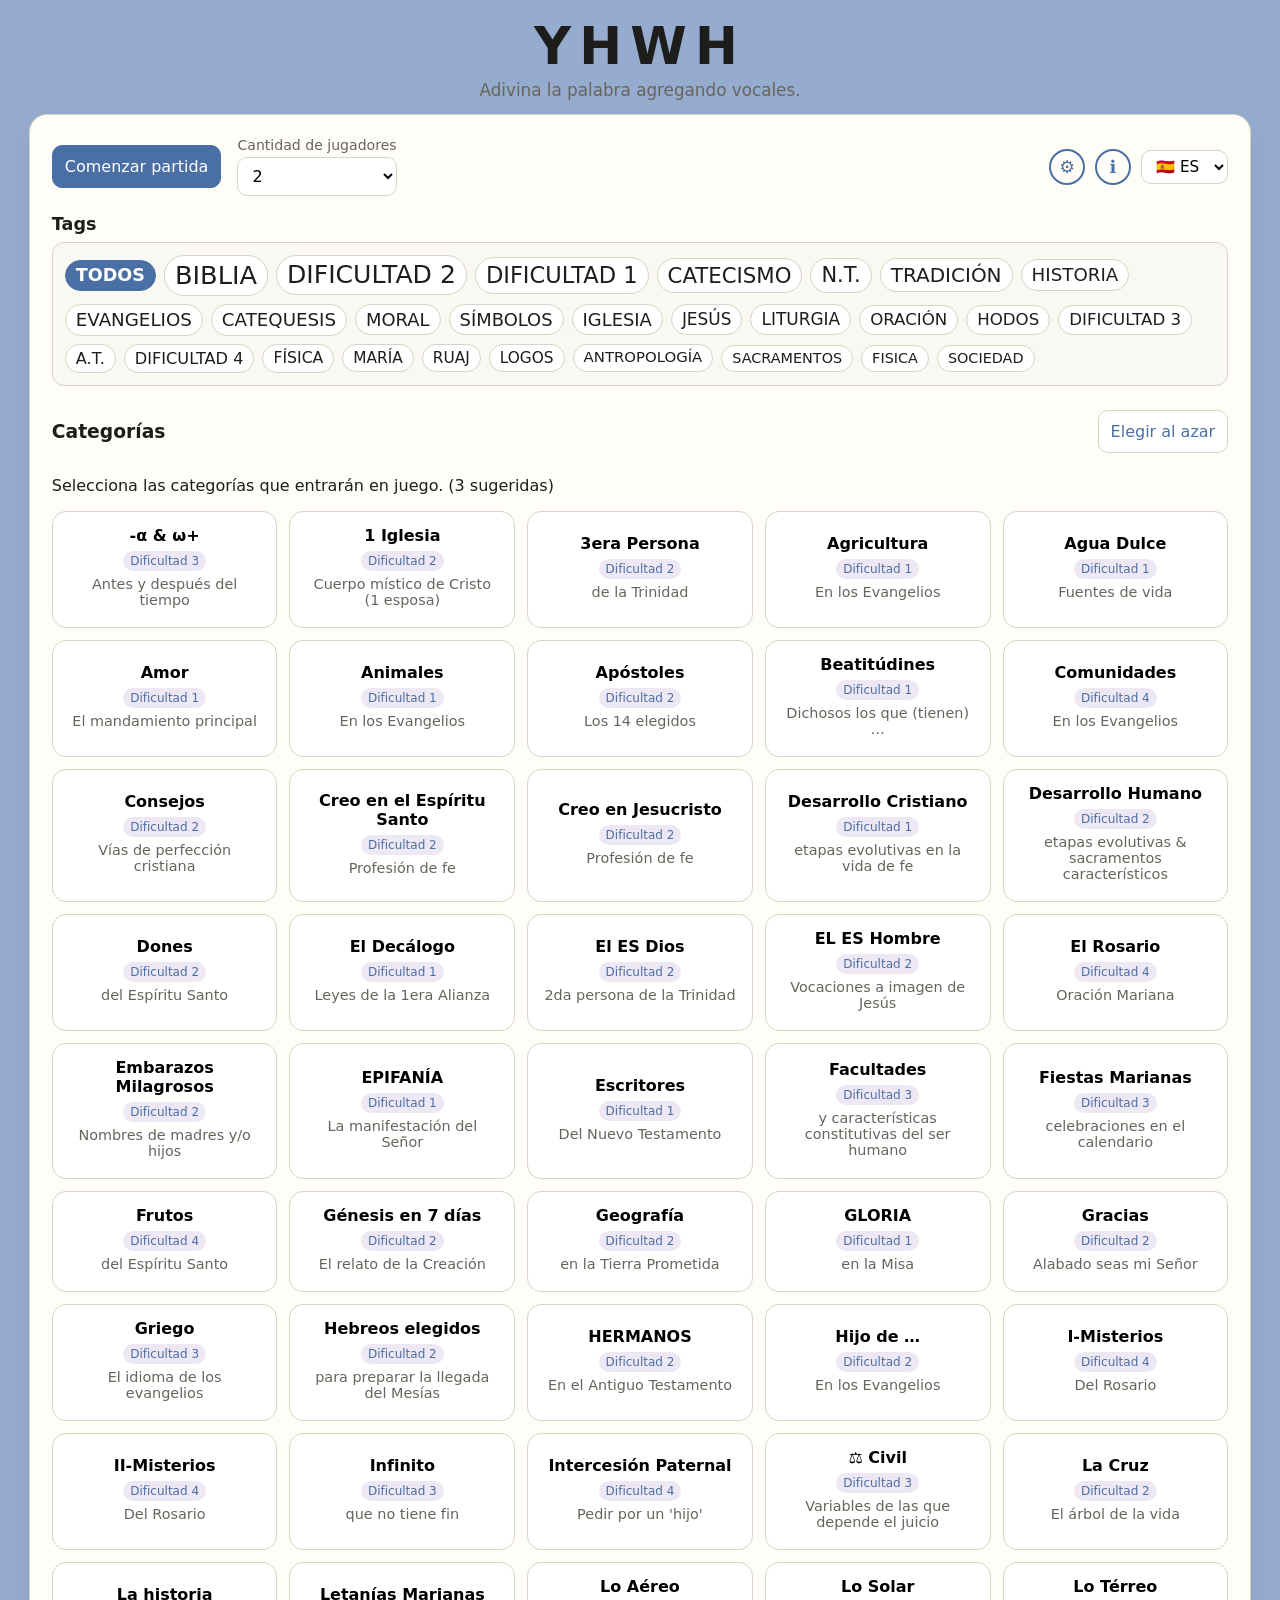
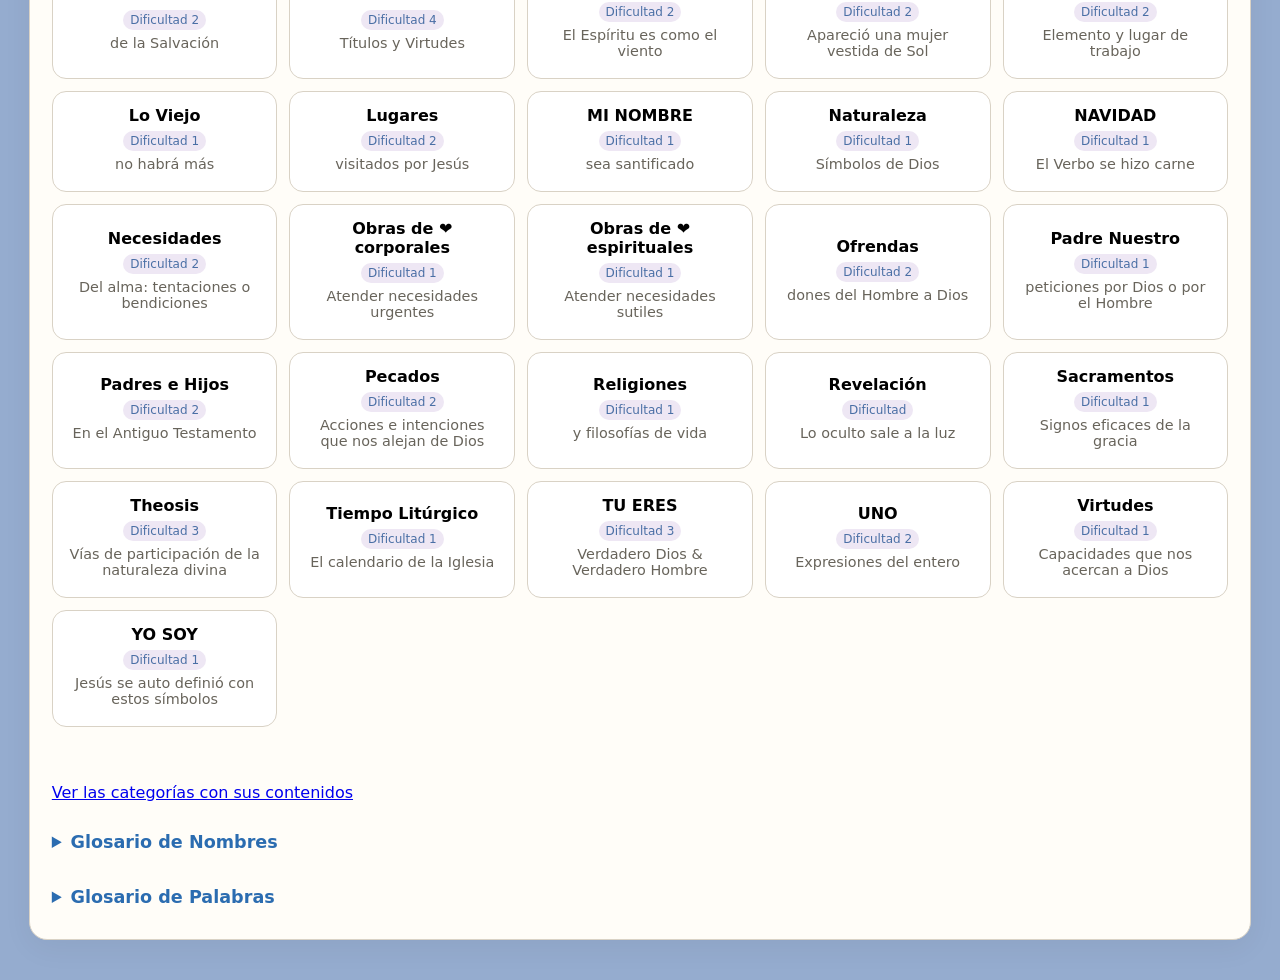
<file: 5/index.html>
<!doctype html>
<html lang="es">
<head>
  <meta charset="utf-8">
  <meta name="viewport" content="width=device-width, initial-scale=1">
  <title>YHWH</title>
  <link rel="stylesheet" href="./styles.css">
</head>
<body>
  <header class="site-header">
    <div class="header-main-row">
      <div class="header-title-container">
        <h1>YHWH</h1>
      </div>
    </div>
    <p id="subtitle"></p>
  </header>

  <main id="app">
    <section id="screen-start" class="screen">
      <div class="start-top-bar">
        <div class="start-controls-left">
          <button id="start-game" class="primary"></button>
          <div class="players-inline-selection">
            <label><span id="players-label"></span>
              <select id="players"></select>
            </label>
          </div>
        </div>
        <div class="header-controls-right">
          <button id="config-btn" class="config-btn" aria-label="Configuración">⚙️</button>
          <button id="info-btn" class="info-btn" aria-label="Reglas del juego">ℹ</button>
          <div class="lang-selector">
            <select id="lang-scroll" aria-label="Seleccionar idioma">
              <option value="es">🇪🇸 ES</option>
              <option value="it">🇮🇹 IT</option>
              <option value="en">🇬🇧 EN</option>
            </select>
          </div>
        </div>
      </div>

      <div id="config-panel" class="config-panel hidden">
        <div class="settings-grid">
          <label><span id="time-label"></span>
            <input id="turn-time" type="number" min="10" max="3600" step="10" value="120">
          </label>
          <label><span id="rounds-label"></span>
            <input id="round-total" type="number" min="1" max="20" value="3">
          </label>
          <label><span>Cantidad de categorías (sugeridas)</span>
            <input id="config-cat-count" type="number" min="1" max="20" value="3">
          </label>
          <label><span id="sort-categories-label"></span>
      <select id="config-cat-sort">
        <option value="az" id="sort-opt-az"></option>
        <option value="difficulty" id="sort-opt-difficulty"></option>
        <option value="random" id="sort-opt-random"></option>
      </select>
    </label>
        </div>

        <div class="player-color-selection">
          <h3 id="player-colors-title">Nombres y colores de los jugadores</h3>
          <div id="player-colors" class="player-colors"></div>
          <div id="player-color-options" class="player-color-options"></div>
        </div>
      </div>

      <div class="tags-selection-container">
        <h3>Tags</h3>
        <div id="tags-cloud" class="tags-cloud"></div>
      </div>

      <div class="category-selection">
        <div class="section-heading">
          <h3 id="categories-title"></h3>
          <button id="random-categories" class="secondary"></button>
        </div>
        <p id="category-count"></p>
        <div id="categories" class="category-grid"></div>
      </div>

      <p id="start-error" class="error"></p>

      <!-- Glosario ubicado únicamente dentro de la landing page -->
      <a href="soluciones.html">Ver las categorías con sus contenidos</a>

<!-- Glosario de Nombres -->
<details id="glossary-names-details" style="margin-top: 20px; text-align: left;">
  <summary style="font-weight: bold; cursor: pointer; padding: 10px 0; font-size: 1.1rem; color: var(--primary, #2b6cb0);">
          <span id="glos-name-title"></span>    
  </summary>
  <div id="names-alphabet-nav" class="alphabet-nav" style="display: flex; flex-wrap: wrap; gap: 4px; margin: 10px 0;"></div>
  <div id="glossary-names-container" class="glossary-container" style="padding: 10px 0;"></div>
</details>

<!-- Glosario de Palabras -->
<details id="glossary-words-details" style="margin-top: 15px; text-align: left;">
  <summary style="font-weight: bold; cursor: pointer; padding: 10px 0; font-size: 1.1rem; color: var(--primary, #2b6cb0);">
    <span id="glos-title"></span> 
  </summary>
  <div id="words-alphabet-nav" class="alphabet-nav" style="display: flex; flex-wrap: wrap; gap: 4px; margin: 10px 0;"></div>
  <div id="glossary-words-container" class="glossary-container" style="padding: 10px 0;"></div>
</details>

    </section>

    <section id="screen-game" class="screen hidden">
      <div class="game-left-column">
        <div id="game-active-panel">
          <div id="scoreboard" class="scoreboard"></div>

          <div class="game-top">
            <div>
              <div id="round-label"></div>
              <div id="turn-label"></div>
            </div>
            <div class="timer-controls">
              <div id="timer" class="timer">00:40</div>
              <button id="pause-time" class="secondary"></button>
            </div>
          </div>

          <div id="round-card" class="round-card">
            <div id="clue-stage" class="clue-stage"></div>
            <div id="attempt-status" class="attempt-status"></div>

            <div class="guess-form-container">
              <div class="guess-inputs-row">
                <div id="guess-words" class="guess-words"></div>
                <div class="action-buttons-col">
                  <button id="reveal-hint-btn" class="secondary">REVELAR PISTA (-1 pts)</button>
                  <button id="submit-guess" class="primary">RESPONDER</button>
                </div>
              </div>
              <div id="guess-categories" class="guess-categories" role="group" aria-label="Categorías"></div>
            </div>
            <div id="feedback" class="feedback"></div>
            <div id="feedback-modal" class="feedback-modal hidden" role="alertdialog" aria-live="assertive">
              <div class="feedback-box">
                <div id="feedback-message" class="feedback"></div>
                <button id="feedback-continue" class="primary"></button>
              </div>
            </div>
          </div>
        </div>

        <div id="reveal-in-column" class="computer-reveal hidden">
          <div class="computer-badge" id="computer-badge"></div>
          <h2 id="reveal-title"></h2>
          <div class="reveal-table">
            <div class="reveal-row"><span class="reveal-label">Categoría / subcategoría</span><strong id="revealed-category"></strong></div>
            <div class="reveal-row"><span class="reveal-label">Fortext</span><span id="reveal-fortext"></span></div>
            <div class="reveal-row"><span class="reveal-label">Palabra</span><strong id="revealed-word" class="revealed-word"></strong></div>
            <div class="reveal-row"><span class="reveal-label">Ayuda / sinónimo</span><span id="reveal-help"></span></div>
          </div>
          <button id="continue-reveal" class="primary"></button>
        </div>
      </div>

      <div class="board">
        <div class="board-header">
          <h2 id="board-title">
            <span id="board-title-text">Palabras descubiertas</span>
            <span id="discovered-count" class="small-counter">0</span>
          </h2>
          <div id="in-game-header-controls" class="header-controls-right"></div>
        </div>
        <div id="board-categories"></div>
      </div>
    </section>

    <section id="screen-end" class="screen hidden">
      <h2 id="end-title"></h2>
      <div id="final-scores"></div>
      <button id="new-game" class="primary"></button>
    </section>

    <div id="rules-modal" class="feedback-modal hidden">
      <div class="feedback-box rules-box">
        <h2>Reglas del Juego</h2>
        <div class="rules-content">
          <p>1. Intenta adivinar la palabra o palabras objetivo y la categoría a la que pertenecen.</p>
          <p>2. Si aciertas solo la categoría o parte de una palabra compuesta, sumarás puntos parciales y el turno pasará al siguiente jugador.</p>
          <p>3. Las conectores y palabras en minúsculas son visibles; solo debes adivinar las palabras escritas en MAYÚSCULAS.</p>
          <p>4. Con el avance de las rondas se irán revelando pistas y vocales.</p>
          <p>5. Puedes usar el botón "REVELAR PISTA" para forzar una pista inmediata a cambio de 1 punto.</p>
        </div>
        <button id="close-rules" class="primary">Cerrar</button>
      </div>
    </div>
  </main>

  <script type="module" src="./app.js"></script>
</body>
</html>
</file>
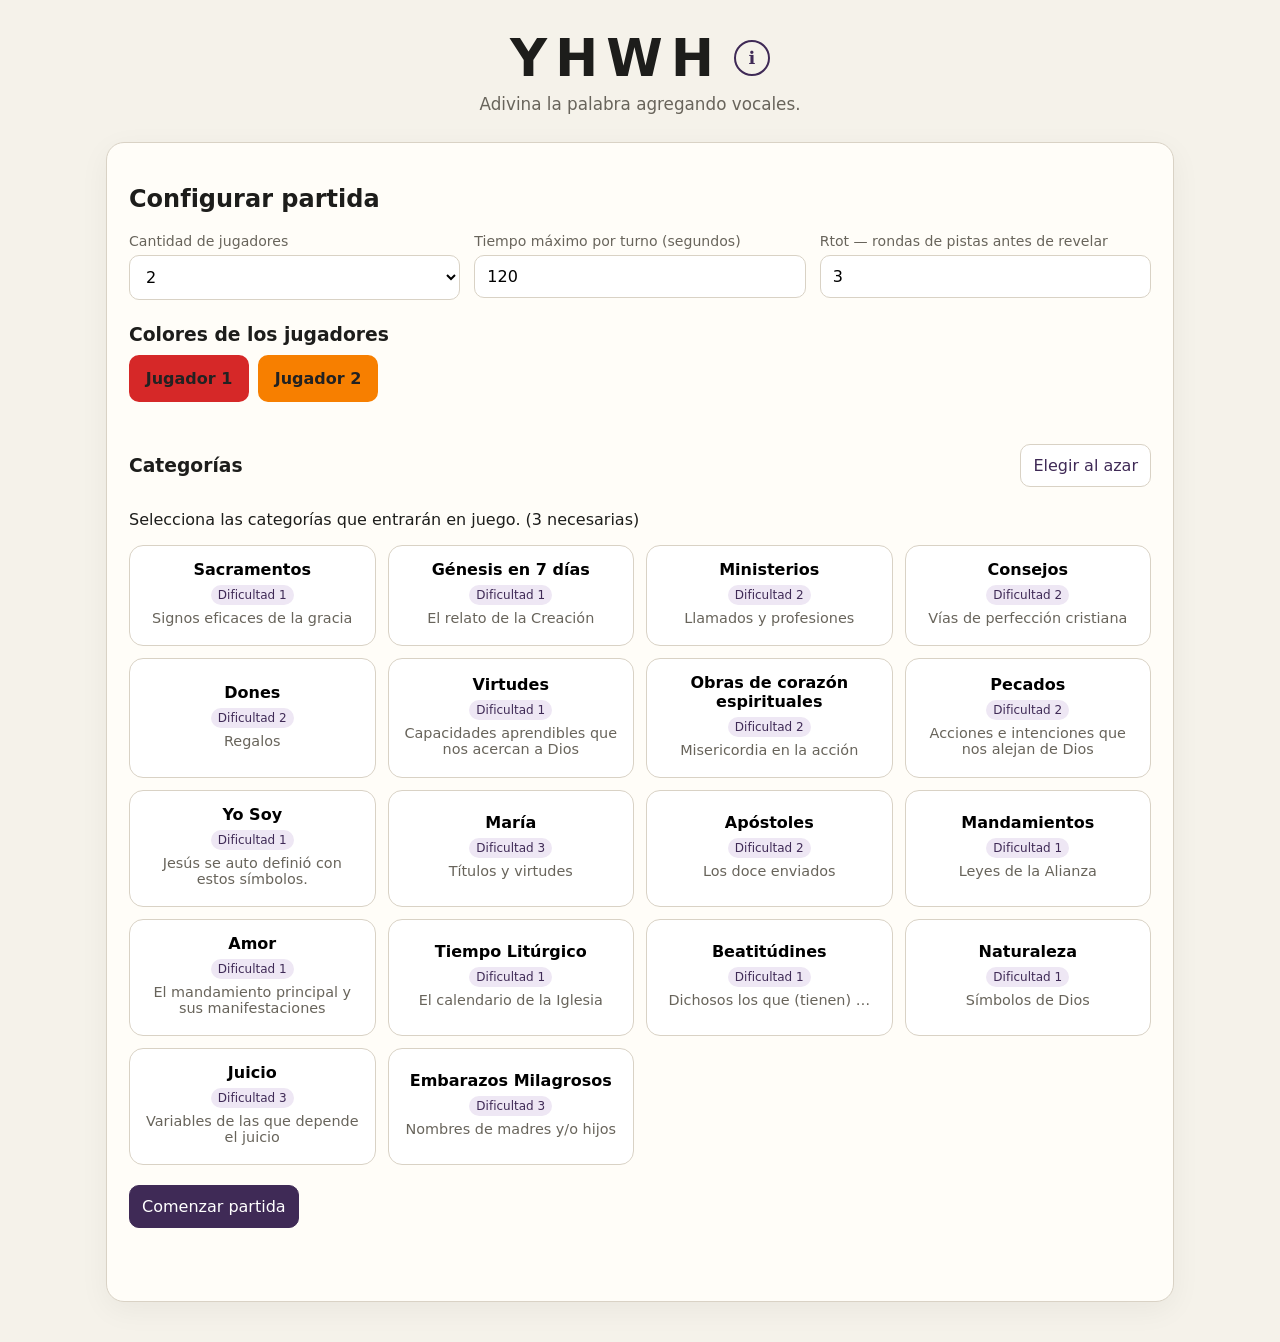
<file: YHWH/index.html>
<!doctype html>
<html lang="es">
<head>
  <meta charset="utf-8">
  <meta name="viewport" content="width=device-width, initial-scale=1">
  <title>YHWH</title>
  <link rel="stylesheet" href="./styles.css">
</head>
<body>
  <header class="site-header">
    <div class="header-content">
      <h1>YHWH</h1>
      <button id="info-btn" class="info-btn" aria-label="Reglas del juego">ℹ</button>
    </div>
    <p id="subtitle"></p>
  </header>

  <main id="app">
    <section id="screen-start" class="screen">
      <h2 id="start-title"></h2>
      <div class="settings-grid">
        <label><span id="players-label"></span>
          <select id="players"></select>
        </label>
        <label><span id="time-label"></span>
          <input id="turn-time" type="number" min="10" max="3600" step="10" value="120">
        </label>
        <label><span id="rounds-label"></span>
          <input id="round-total" type="number" min="1" max="20" value="3">
        </label>
      </div>

      <div class="player-color-selection">
        <h3 id="player-colors-title">Colores de los jugadores</h3>
        <div id="player-colors" class="player-colors"></div>
        <div id="player-color-options" class="player-color-options"></div>
      </div>

      <div class="category-selection">
        <div class="section-heading">
          <h3 id="categories-title"></h3>
          <button id="random-categories" class="secondary"></button>
        </div>
        <p id="category-count"></p>
        <div id="categories" class="category-grid"></div>
      </div>

      <button id="start-game" class="primary"></button>
      <p id="start-error" class="error"></p>
    </section>

    <section id="screen-game" class="screen hidden">
      <div class="game-top">
        <div>
          <div id="round-label"></div>
          <div id="turn-label"></div>
        </div>
        <div class="timer-controls"><div id="timer" class="timer">02:00</div><button id="pause-time" class="secondary"></button></div>
      </div>

      <div id="scoreboard" class="scoreboard"></div>

      <div id="round-card" class="round-card">
        <div id="clue-stage" class="clue-stage"></div>
        <div id="attempt-status" class="attempt-status"></div>

        <div class="guess-form">
          <div id="guess-words" class="guess-words"></div>
          <div id="guess-categories" class="guess-categories" role="group" aria-label="Categorías"></div>
          <button id="submit-guess" class="primary">RESPONDER</button>
        </div>
        <div id="feedback" class="feedback"></div>
        <div id="feedback-modal" class="feedback-modal hidden" role="alertdialog" aria-live="assertive">
          <div class="feedback-box">
            <div id="feedback-message" class="feedback"></div>
            <button id="feedback-continue" class="primary"></button>
          </div>
        </div>
      </div>

      <div class="board">
        <h2 id="board-title"><span id="board-title-text">Palabras descubiertas</span><span id="discovered-count" class="small-counter">0</span></h2>
        <div id="board-categories"></div>
      </div>
    </section>

    <section id="screen-reveal" class="screen hidden">
      <div class="computer-reveal">
        <div class="computer-badge" id="computer-badge"></div>
        <h2 id="reveal-title"></h2>
        <div class="reveal-table">
          <div class="reveal-row"><span class="reveal-label">Categoría / subcategoría</span><strong id="revealed-category"></strong></div>
          <div class="reveal-row"><span class="reveal-label">Fortext</span><span id="reveal-fortext"></span></div>
          <div class="reveal-row"><span class="reveal-label">Palabra</span><strong id="revealed-word" class="revealed-word"></strong></div>
          <div class="reveal-row"><span class="reveal-label">Ayuda / sinónimo</span><span id="reveal-help"></span></div>
        </div>
        <button id="continue-reveal" class="primary"></button>
      </div>
    </section>

    <section id="screen-end" class="screen hidden">
      <h2 id="end-title"></h2>
      <div id="final-scores"></div>
      <button id="new-game" class="primary"></button>
    </section>

    <div id="rules-modal" class="feedback-modal hidden">
      <div class="feedback-box rules-box">
        <h2>Reglas del Juego</h2>
        <div class="rules-content">
          <p>1. Intenta adivinar la palabra o palabras objetivo y la categoría a la que pertenecen.</p>
          <p>2. Si aciertas solo la categoría o parte de una palabra compuesta, sumarás puntos parciales y el turno pasará al siguiente jugador.</p>
          <p>3. Las conectores y palabras en minúsculas son visibles; solo debes adivinar las palabras escritas en MAYÚSCULAS.</p>
          <p>4. Con el avance de las rondas se irán revelando pistas y vocales.</p>
        </div>
        <button id="close-rules" class="primary">Cerrar</button>
      </div>
    </div>
  </main>

  <script type="module" src="./app.js"></script>
</body>
</html>
</file>
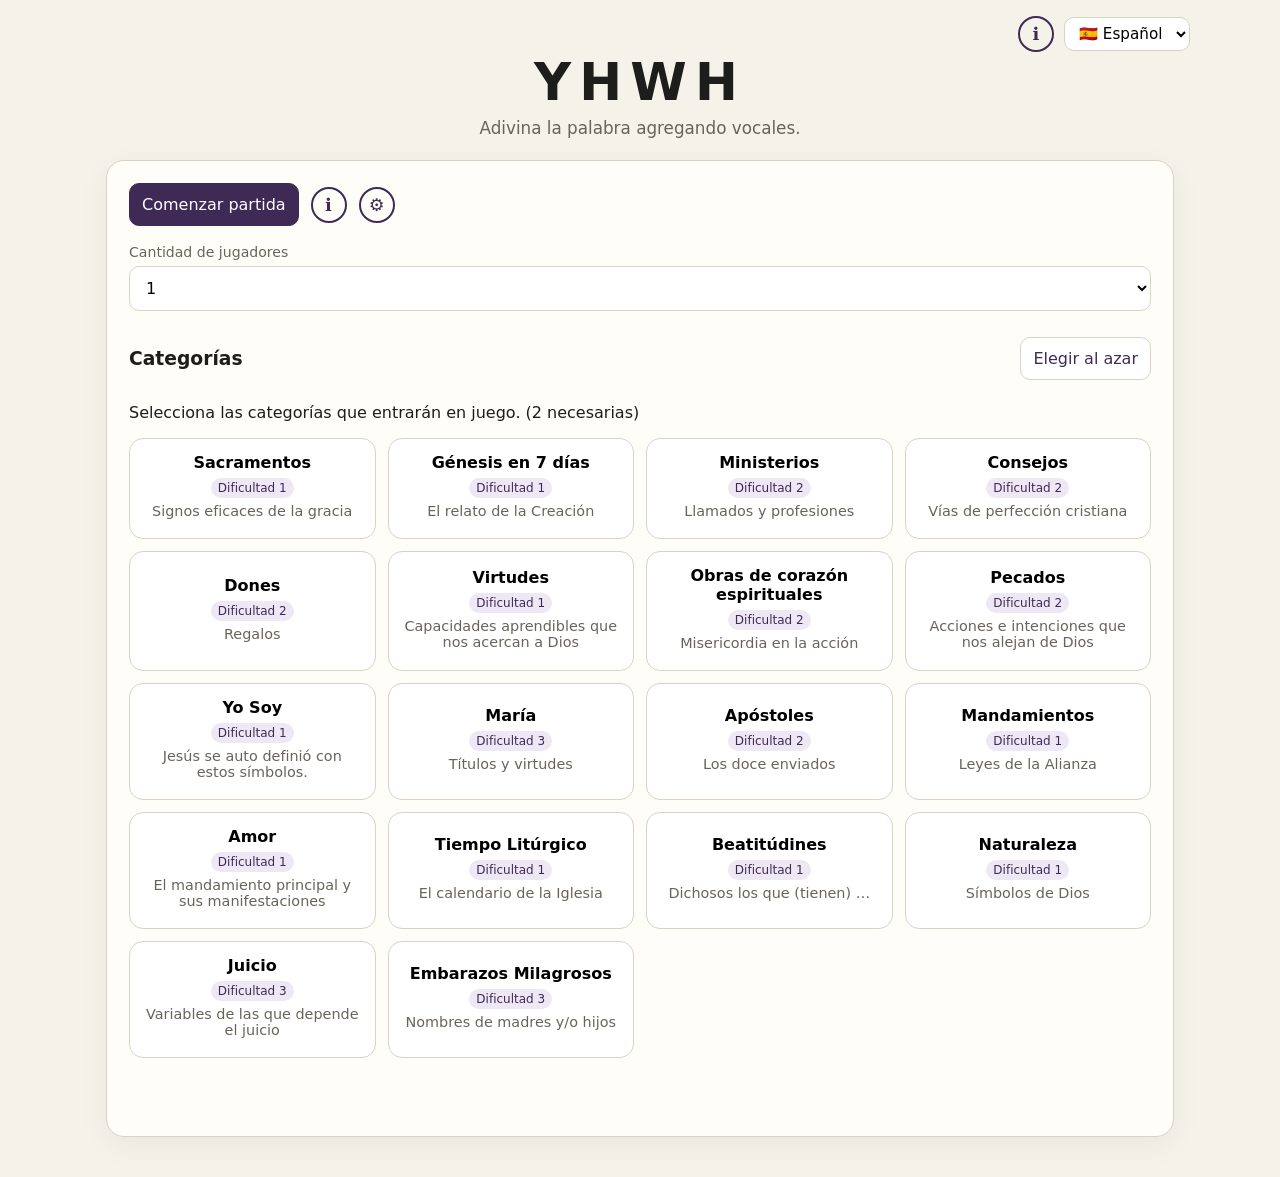
<file: YHWH3/index.html>
<!doctype html>
<html lang="es">
<head>
  <meta charset="utf-8">
  <meta name="viewport" content="width=device-width, initial-scale=1">
  <title>YHWH</title>
  <link rel="stylesheet" href="./styles.css">
</head>
<body>
  <header class="site-header">
    <div class="header-top">
      <div class="header-controls-right">
        <button id="info-btn" class="info-btn" aria-label="Reglas del juego">ℹ</button>
        <div class="lang-selector">
          <select id="lang-scroll" aria-label="Seleccionar idioma">
            <option value="es">🇪🇸 Español</option>
            <option value="it">🇮🇹 Italiano</option>
            <option value="en">🇬🇧 English</option>
          </select>
        </div>
      </div>
    </div>
    <div class="header-content">
      <h1>YHWH</h1>
    </div>
    <p id="subtitle"></p>
  </header>

  <main id="app">
    <section id="screen-start" class="screen">
      <div class="start-top-bar">
        <button id="start-game" class="primary"></button>
        <button id="info-btn-start" class="info-btn" aria-label="Información">ℹ</button>
        <button id="config-btn" class="config-btn" aria-label="Configuración">⚙️</button>
      </div>

      <div class="main-selection-grid">
        <label><span id="players-label"></span>
          <select id="players"></select>
        </label>
      </div>

      <div id="config-panel" class="config-panel hidden">
        <div class="settings-grid">
          <label><span id="time-label"></span>
            <input id="turn-time" type="number" min="10" max="3600" step="10" value="120">
          </label>
          <label><span id="rounds-label"></span>
            <input id="round-total" type="number" min="1" max="20" value="3">
          </label>
        </div>

        <div class="player-color-selection">
          <h3 id="player-colors-title">Colores de los jugadores</h3>
          <div id="player-colors" class="player-colors"></div>
          <div id="player-color-options" class="player-color-options"></div>
        </div>
      </div>

      <div class="category-selection">
        <div class="section-heading">
          <h3 id="categories-title"></h3>
          <button id="random-categories" class="secondary"></button>
        </div>
        <p id="category-count"></p>
        <div id="categories" class="category-grid"></div>
      </div>

      <p id="start-error" class="error"></p>
    </section>

    <section id="screen-game" class="screen hidden">
      <div class="game-top">
        <div>
          <div id="round-label"></div>
          <div id="turn-label"></div>
        </div>
        <div class="timer-controls">
          <div id="timer" class="timer">02:00</div>
          <button id="pause-time" class="secondary"></button>
        </div>
      </div>

      <div id="scoreboard" class="scoreboard"></div>

      <div id="round-card" class="round-card">
        <div id="clue-stage" class="clue-stage"></div>
        <div id="attempt-status" class="attempt-status"></div>

        <div class="guess-form">
          <div id="guess-words" class="guess-words"></div>
          <div id="guess-categories" class="guess-categories" role="group" aria-label="Categorías"></div>
          <button id="submit-guess" class="primary">RESPONDER</button>
        </div>
        <div id="feedback" class="feedback"></div>
        <div id="feedback-modal" class="feedback-modal hidden" role="alertdialog" aria-live="assertive">
          <div class="feedback-box">
            <div id="feedback-message" class="feedback"></div>
            <button id="feedback-continue" class="primary"></button>
          </div>
        </div>
      </div>

      <div class="board">
        <h2 id="board-title">
          <span id="board-title-text">Palabras descubiertas</span>
          <span id="discovered-count" class="small-counter">0</span>
        </h2>
        <div id="board-categories"></div>
      </div>
    </section>

    <section id="screen-reveal" class="screen hidden">
      <div class="computer-reveal">
        <div class="computer-badge" id="computer-badge"></div>
        <h2 id="reveal-title"></h2>
        <div class="reveal-table">
          <div class="reveal-row"><span class="reveal-label">Categoría / subcategoría</span><strong id="revealed-category"></strong></div>
          <div class="reveal-row"><span class="reveal-label">Fortext</span><span id="reveal-fortext"></span></div>
          <div class="reveal-row"><span class="reveal-label">Palabra</span><strong id="revealed-word" class="revealed-word"></strong></div>
          <div class="reveal-row"><span class="reveal-label">Ayuda / sinónimo</span><span id="reveal-help"></span></div>
        </div>
        <button id="continue-reveal" class="primary"></button>
      </div>
    </section>

    <section id="screen-end" class="screen hidden">
      <h2 id="end-title"></h2>
      <div id="final-scores"></div>
      <button id="new-game" class="primary"></button>
    </section>

    <div id="rules-modal" class="feedback-modal hidden">
      <div class="feedback-box rules-box">
        <h2>Reglas del Juego</h2>
        <div class="rules-content">
          <p>1. Intenta adivinar la palabra o palabras objetivo y la categoría a la que pertenecen.</p>
          <p>2. Si aciertas solo la categoría o parte de una palabra compuesta, sumarás puntos parciales y el turno pasará al siguiente jugador.</p>
          <p>3. Las conectores y palabras en minúsculas son visibles; solo debes adivinar las palabras escritas en MAYÚSCULAS.</p>
          <p>4. Con el avance de las rondas se irán revelando pistas y vocales.</p>
        </div>
        <button id="close-rules" class="primary">Cerrar</button>
      </div>
    </div>
  </main>

  <script type="module" src="./app.js"></script>
</body>
</html>
</file>
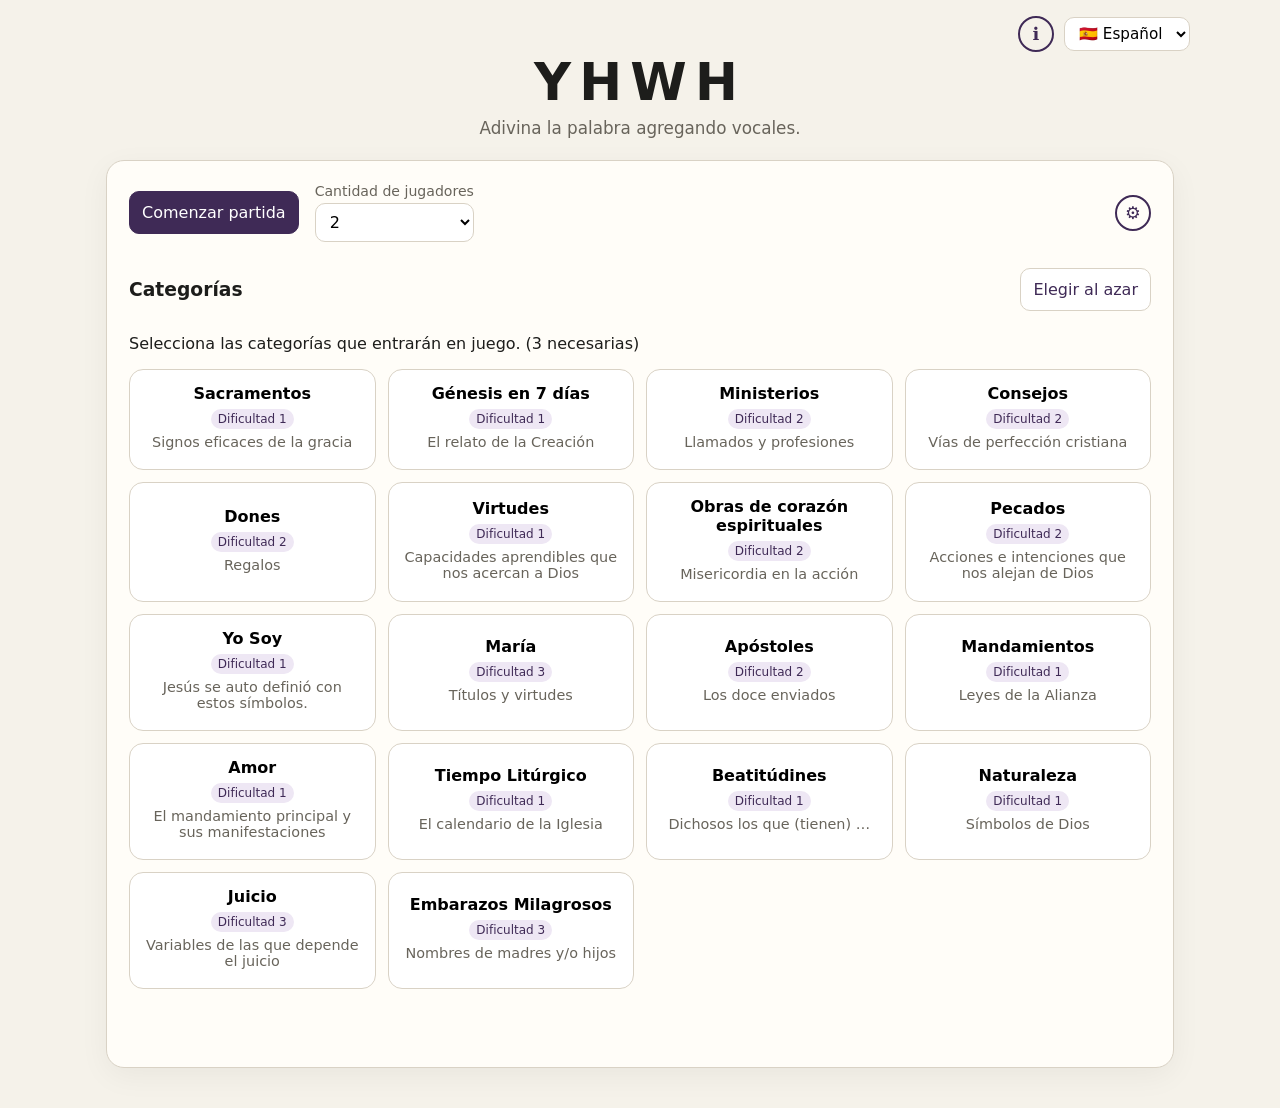
<file: YHWH4/index.html>
<!doctype html>
<html lang="es">
<head>
  <meta charset="utf-8">
  <meta name="viewport" content="width=device-width, initial-scale=1">
  <title>YHWH</title>
  <link rel="stylesheet" href="./styles.css">
</head>
<body>
  <header class="site-header">
    <div class="header-top">
      <div class="header-controls-right">
        <button id="info-btn" class="info-btn" aria-label="Reglas del juego">ℹ</button>
        <div class="lang-selector">
          <select id="lang-scroll" aria-label="Seleccionar idioma">
            <option value="es">🇪🇸 Español</option>
            <option value="it">🇮🇹 Italiano</option>
            <option value="en">🇬🇧 English</option>
          </select>
        </div>
      </div>
    </div>
    <div class="header-content">
      <h1>YHWH</h1>
    </div>
    <p id="subtitle"></p>
  </header>

  <main id="app">
    <section id="screen-start" class="screen">
      <div class="start-top-bar">
        <div class="start-controls-left">
          <button id="start-game" class="primary"></button>
          <div class="players-inline-selection">
            <label><span id="players-label"></span>
              <select id="players"></select>
            </label>
          </div>
        </div>
        <button id="config-btn" class="config-btn" aria-label="Configuración">⚙️</button>
      </div>

      <div id="config-panel" class="config-panel hidden">
        <div class="settings-grid">
          <label><span id="time-label"></span>
            <input id="turn-time" type="number" min="10" max="3600" step="10" value="120">
          </label>
          <label><span id="rounds-label"></span>
            <input id="round-total" type="number" min="1" max="20" value="3">
          </label>
        </div>

        <div class="player-color-selection">
          <h3 id="player-colors-title">Colores de los jugadores</h3>
          <div id="player-colors" class="player-colors"></div>
          <div id="player-color-options" class="player-color-options"></div>
        </div>
      </div>

      <div class="category-selection">
        <div class="section-heading">
          <h3 id="categories-title"></h3>
          <button id="random-categories" class="secondary"></button>
        </div>
        <p id="category-count"></p>
        <div id="categories" class="category-grid"></div>
      </div>

      <p id="start-error" class="error"></p>
    </section>

    <section id="screen-game" class="screen hidden">
      <div class="game-top">
        <div>
          <div id="round-label"></div>
          <div id="turn-label"></div>
        </div>
        <div class="timer-controls">
          <div id="timer" class="timer">02:00</div>
          <button id="pause-time" class="secondary"></button>
        </div>
      </div>

      <div id="scoreboard" class="scoreboard"></div>

      <div id="round-card" class="round-card">
        <div id="clue-stage" class="clue-stage"></div>
        <div id="attempt-status" class="attempt-status"></div>

        <div class="guess-form">
          <div id="guess-words" class="guess-words"></div>
          <div id="guess-categories" class="guess-categories" role="group" aria-label="Categorías"></div>
          <button id="submit-guess" class="primary">RESPONDER</button>
        </div>
        <div id="feedback" class="feedback"></div>
        <div id="feedback-modal" class="feedback-modal hidden" role="alertdialog" aria-live="assertive">
          <div class="feedback-box">
            <div id="feedback-message" class="feedback"></div>
            <button id="feedback-continue" class="primary"></button>
          </div>
        </div>
      </div>

      <div class="board">
        <h2 id="board-title">
          <span id="board-title-text">Palabras descubiertas</span>
          <span id="discovered-count" class="small-counter">0</span>
        </h2>
        <div id="board-categories"></div>
      </div>
    </section>

    <section id="screen-reveal" class="screen hidden">
      <div class="computer-reveal">
        <div class="computer-badge" id="computer-badge"></div>
        <h2 id="reveal-title"></h2>
        <div class="reveal-table">
          <div class="reveal-row"><span class="reveal-label">Categoría / subcategoría</span><strong id="revealed-category"></strong></div>
          <div class="reveal-row"><span class="reveal-label">Fortext</span><span id="reveal-fortext"></span></div>
          <div class="reveal-row"><span class="reveal-label">Palabra</span><strong id="revealed-word" class="revealed-word"></strong></div>
          <div class="reveal-row"><span class="reveal-label">Ayuda / sinónimo</span><span id="reveal-help"></span></div>
        </div>
        <button id="continue-reveal" class="primary"></button>
      </div>
    </section>

    <section id="screen-end" class="screen hidden">
      <h2 id="end-title"></h2>
      <div id="final-scores"></div>
      <button id="new-game" class="primary"></button>
    </section>

    <div id="rules-modal" class="feedback-modal hidden">
      <div class="feedback-box rules-box">
        <h2>Reglas del Juego</h2>
        <div class="rules-content">
          <p>1. Intenta adivinar la palabra o palabras objetivo y la categoría a la que pertenecen.</p>
          <p>2. Si aciertas solo la categoría o parte de una palabra compuesta, sumarás puntos parciales y el turno pasará al siguiente jugador.</p>
          <p>3. Las conectores y palabras en minúsculas son visibles; solo debes adivinar las palabras escritas en MAYÚSCULAS.</p>
          <p>4. Con el avance de las rondas se irán revelando pistas y vocales.</p>
        </div>
        <button id="close-rules" class="primary">Cerrar</button>
      </div>
    </div>
  </main>

  <script type="module" src="./app.js"></script>
</body>
</html>
</file>
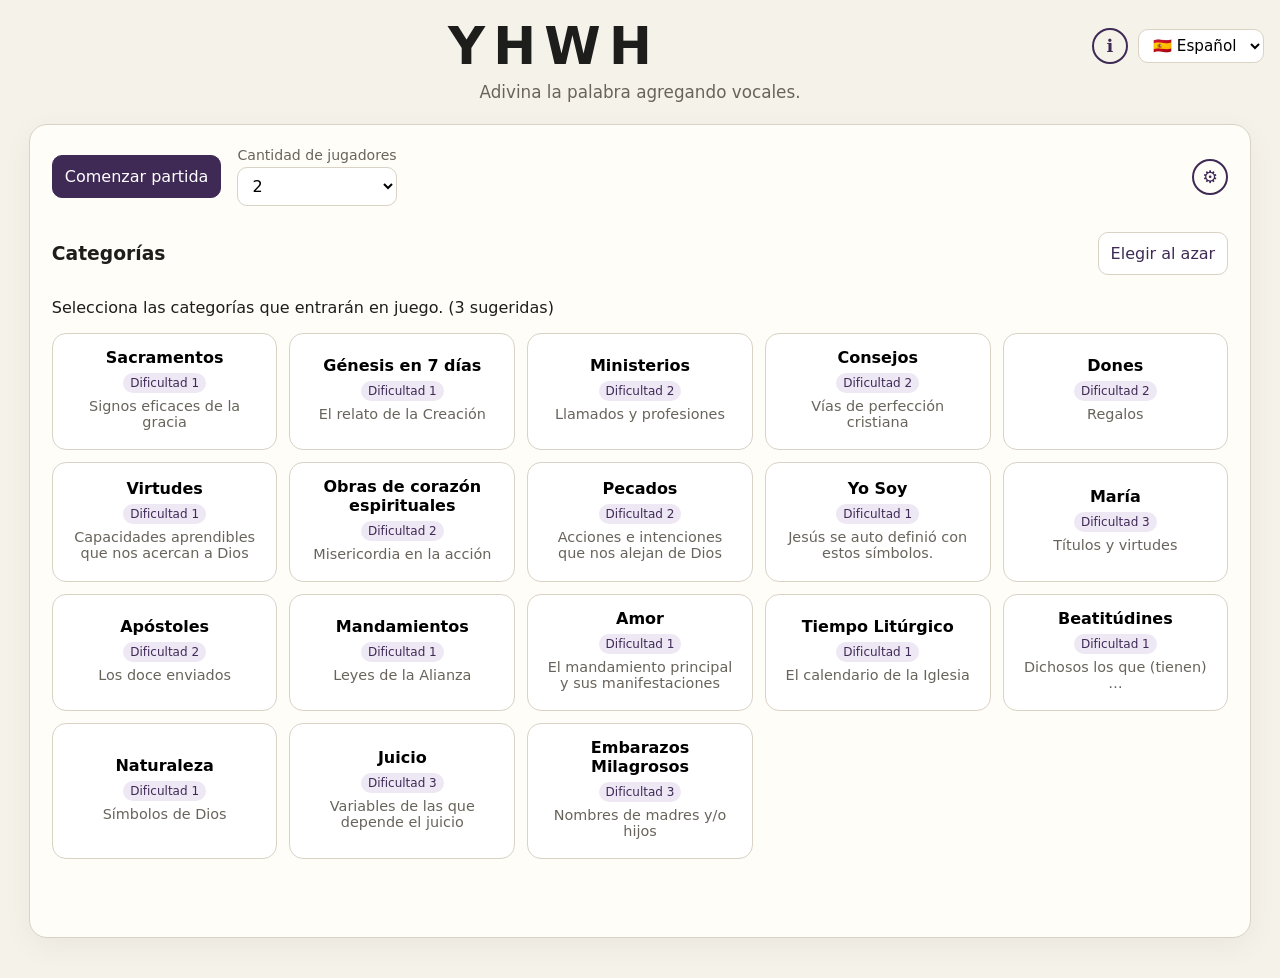
<file: YHWH5/index.html>
<!doctype html>
<html lang="es">
<head>
  <meta charset="utf-8">
  <meta name="viewport" content="width=device-width, initial-scale=1">
  <title>YHWH</title>
  <link rel="stylesheet" href="./styles.css">
</head>
<body>
  <header class="site-header">
    <div class="header-main-row">
      <div class="header-title-container">
        <h1>YHWH</h1>
      </div>
      <div class="header-controls-right">
        <button id="info-btn" class="info-btn" aria-label="Reglas del juego">ℹ</button>
        <div class="lang-selector">
          <select id="lang-scroll" aria-label="Seleccionar idioma">
            <option value="es">🇪🇸 Español</option>
            <option value="it">🇮🇹 Italiano</option>
            <option value="en">🇬🇧 English</option>
          </select>
        </div>
      </div>
    </div>
    <p id="subtitle"></p>
  </header>

  <main id="app">
    <section id="screen-start" class="screen">
      <div class="start-top-bar">
        <div class="start-controls-left">
          <button id="start-game" class="primary"></button>
          <div class="players-inline-selection">
            <label><span id="players-label"></span>
              <select id="players"></select>
            </label>
          </div>
        </div>
        <button id="config-btn" class="config-btn" aria-label="Configuración">⚙️</button>
      </div>

      <div id="config-panel" class="config-panel hidden">
        <div class="settings-grid">
          <label><span id="time-label"></span>
            <input id="turn-time" type="number" min="10" max="3600" step="10" value="120">
          </label>
          <label><span id="rounds-label"></span>
            <input id="round-total" type="number" min="1" max="20" value="3">
          </label>
          <label><span>Cantidad de categorías (sugeridas)</span>
            <input id="config-cat-count" type="number" min="1" max="20" value="3">
          </label>
        </div>

        <div class="player-color-selection">
          <h3 id="player-colors-title">Colores de los jugadores</h3>
          <div id="player-colors" class="player-colors"></div>
          <div id="player-color-options" class="player-color-options"></div>
        </div>
      </div>

      <div class="category-selection">
        <div class="section-heading">
          <h3 id="categories-title"></h3>
          <button id="random-categories" class="secondary"></button>
        </div>
        <p id="category-count"></p>
        <div id="categories" class="category-grid"></div>
      </div>

      <p id="start-error" class="error"></p>
    </section>

    <section id="screen-game" class="screen hidden">
      <div id="scoreboard" class="scoreboard"></div>

      <div class="game-top">
        <div>
          <div id="round-label"></div>
          <div id="turn-label"></div>
        </div>
        <div class="timer-controls">
          <div id="timer" class="timer">02:00</div>
          <button id="pause-time" class="secondary"></button>
        </div>
      </div>

      <div id="round-card" class="round-card">
        <div id="clue-stage" class="clue-stage"></div>
        <div id="attempt-status" class="attempt-status"></div>

        <div class="guess-form">
          <div id="guess-words" class="guess-words"></div>
          <div id="guess-categories" class="guess-categories" role="group" aria-label="Categorías"></div>
          <button id="submit-guess" class="primary">RESPONDER</button>
        </div>
        <div id="feedback" class="feedback"></div>
        <div id="feedback-modal" class="feedback-modal hidden" role="alertdialog" aria-live="assertive">
          <div class="feedback-box">
            <div id="feedback-message" class="feedback"></div>
            <button id="feedback-continue" class="primary"></button>
          </div>
        </div>
      </div>

      <div class="board">
        <h2 id="board-title">
          <span id="board-title-text">Palabras descubiertas</span>
          <span id="discovered-count" class="small-counter">0</span>
        </h2>
        <div id="board-categories"></div>
      </div>
    </section>

    <section id="screen-reveal" class="screen hidden">
      <div class="computer-reveal">
        <div class="computer-badge" id="computer-badge"></div>
        <h2 id="reveal-title"></h2>
        <div class="reveal-table">
          <div class="reveal-row"><span class="reveal-label">Categoría / subcategoría</span><strong id="revealed-category"></strong></div>
          <div class="reveal-row"><span class="reveal-label">Fortext</span><span id="reveal-fortext"></span></div>
          <div class="reveal-row"><span class="reveal-label">Palabra</span><strong id="revealed-word" class="revealed-word"></strong></div>
          <div class="reveal-row"><span class="reveal-label">Ayuda / sinónimo</span><span id="reveal-help"></span></div>
        </div>
        <button id="continue-reveal" class="primary"></button>
      </div>
    </section>

    <section id="screen-end" class="screen hidden">
      <h2 id="end-title"></h2>
      <div id="final-scores"></div>
      <button id="new-game" class="primary"></button>
    </section>

    <div id="rules-modal" class="feedback-modal hidden">
      <div class="feedback-box rules-box">
        <h2>Reglas del Juego</h2>
        <div class="rules-content">
          <p>1. Intenta adivinar la palabra o palabras objetivo y la categoría a la que pertenecen.</p>
          <p>2. Si aciertas solo la categoría o parte de una palabra compuesta, sumarás puntos parciales y el turno pasará al siguiente jugador.</p>
          <p>3. Las conectores y palabras en minúsculas son visibles; solo debes adivinar las palabras escritas en MAYÚSCULAS.</p>
          <p>4. Con el avance de las rondas se irán revelando pistas y vocales.</p>
        </div>
        <button id="close-rules" class="primary">Cerrar</button>
      </div>
    </div>
  </main>

  <script type="module" src="./app.js"></script>
</body>
</html>
</file>
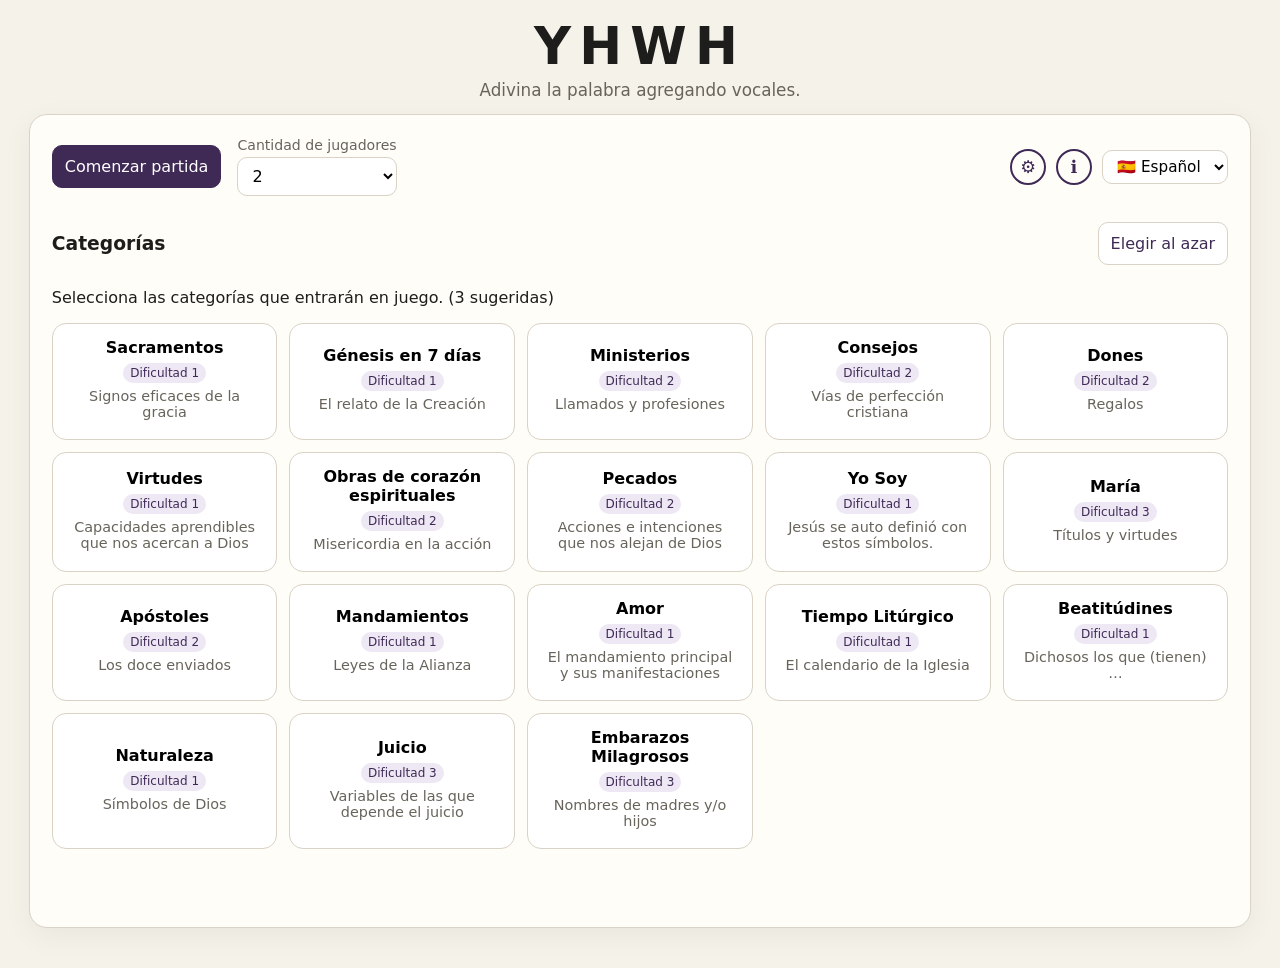
<file: YHWH6/index.html>
<!doctype html>
<html lang="es">
<head>
  <meta charset="utf-8">
  <meta name="viewport" content="width=device-width, initial-scale=1">
  <title>YHWH</title>
  <link rel="stylesheet" href="./styles.css">
</head>
<body>
  <header class="site-header">
    <div class="header-main-row">
      <div class="header-title-container">
        <h1>YHWH</h1>
      </div>
    </div>
    <p id="subtitle"></p>
  </header>

  <main id="app">
    <section id="screen-start" class="screen">
      <div class="start-top-bar">
        <div class="start-controls-left">
          <button id="start-game" class="primary"></button>
          <div class="players-inline-selection">
            <label><span id="players-label"></span>
              <select id="players"></select>
            </label>
          </div>
        </div>
        <div class="header-controls-right">
          <button id="config-btn" class="config-btn" aria-label="Configuración">⚙️</button>
          <button id="info-btn" class="info-btn" aria-label="Reglas del juego">ℹ</button>
          <div class="lang-selector">
            <select id="lang-scroll" aria-label="Seleccionar idioma">
              <option value="es">🇪🇸 Español</option>
              <option value="it">🇮🇹 Italiano</option>
              <option value="en">🇬🇧 English</option>
            </select>
          </div>
        </div>
      </div>

      <div id="config-panel" class="config-panel hidden">
        <div class="settings-grid">
          <label><span id="time-label"></span>
            <input id="turn-time" type="number" min="10" max="3600" step="10" value="120">
          </label>
          <label><span id="rounds-label"></span>
            <input id="round-total" type="number" min="1" max="20" value="3">
          </label>
          <label><span>Cantidad de categorías (sugeridas)</span>
            <input id="config-cat-count" type="number" min="1" max="20" value="3">
          </label>
        </div>

        <div class="player-color-selection">
          <h3 id="player-colors-title">Colores de los jugadores</h3>
          <div id="player-colors" class="player-colors"></div>
          <div id="player-color-options" class="player-color-options"></div>
        </div>
      </div>

      <div class="category-selection">
        <div class="section-heading">
          <h3 id="categories-title"></h3>
          <button id="random-categories" class="secondary"></button>
        </div>
        <p id="category-count"></p>
        <div id="categories" class="category-grid"></div>
      </div>

      <p id="start-error" class="error"></p>
    </section>

    <section id="screen-game" class="screen hidden">
      <div id="scoreboard" class="scoreboard"></div>

      <div class="game-top">
        <div>
          <div id="round-label"></div>
          <div id="turn-label"></div>
        </div>
        <div class="timer-controls">
          <div id="timer" class="timer">02:00</div>
          <button id="pause-time" class="secondary"></button>
        </div>
      </div>

      <div id="round-card" class="round-card">
        <div id="clue-stage" class="clue-stage"></div>
        <div id="attempt-status" class="attempt-status"></div>

        <div class="guess-form-container">
          <div class="guess-inputs-row">
            <div id="guess-words" class="guess-words"></div>
            <div class="action-buttons-col">
              <button id="reveal-hint-btn" class="secondary">REVELAR PISTA (-1 pts)</button>
              <button id="submit-guess" class="primary">RESPONDER</button>
            </div>
          </div>
          <div id="guess-categories" class="guess-categories" role="group" aria-label="Categorías"></div>
        </div>
        <div id="feedback" class="feedback"></div>
        <div id="feedback-modal" class="feedback-modal hidden" role="alertdialog" aria-live="assertive">
          <div class="feedback-box">
            <div id="feedback-message" class="feedback"></div>
            <button id="feedback-continue" class="primary"></button>
          </div>
        </div>
      </div>

      <div class="board">
        <div class="board-header">
          <h2 id="board-title">
            <span id="board-title-text">Palabras descubiertas</span>
            <span id="discovered-count" class="small-counter">0</span>
          </h2>
          <div id="in-game-header-controls" class="header-controls-right"></div>
        </div>
        <div id="board-categories"></div>
      </div>
    </section>

    <section id="screen-reveal" class="screen hidden">
      <div class="computer-reveal">
        <div class="computer-badge" id="computer-badge"></div>
        <h2 id="reveal-title"></h2>
        <div class="reveal-table">
          <div class="reveal-row"><span class="reveal-label">Categoría / subcategoría</span><strong id="revealed-category"></strong></div>
          <div class="reveal-row"><span class="reveal-label">Fortext</span><span id="reveal-fortext"></span></div>
          <div class="reveal-row"><span class="reveal-label">Palabra</span><strong id="revealed-word" class="revealed-word"></strong></div>
          <div class="reveal-row"><span class="reveal-label">Ayuda / sinónimo</span><span id="reveal-help"></span></div>
        </div>
        <button id="continue-reveal" class="primary"></button>
      </div>
    </section>

    <section id="screen-end" class="screen hidden">
      <h2 id="end-title"></h2>
      <div id="final-scores"></div>
      <button id="new-game" class="primary"></button>
    </section>

    <div id="rules-modal" class="feedback-modal hidden">
      <div class="feedback-box rules-box">
        <h2>Reglas del Juego</h2>
        <div class="rules-content">
          <p>1. Intenta adivinar la palabra o palabras objetivo y la categoría a la que pertenecen.</p>
          <p>2. Si aciertas solo la categoría o parte de una palabra compuesta, sumarás puntos parciales y el turno pasará al siguiente jugador.</p>
          <p>3. Las conectores y palabras en minúsculas son visibles; solo debes adivinar las palabras escritas en MAYÚSCULAS.</p>
          <p>4. Con el avance de las rondas se irán revelando pistas y vocales.</p>
          <p>5. Puedes usar el botón "REVELAR PISTA" para forzar una pista inmediata a cambio de 1 punto.</p>
        </div>
        <button id="close-rules" class="primary">Cerrar</button>
      </div>
    </div>
  </main>

  <script type="module" src="./app.js"></script>
</body>
</html>
</file>
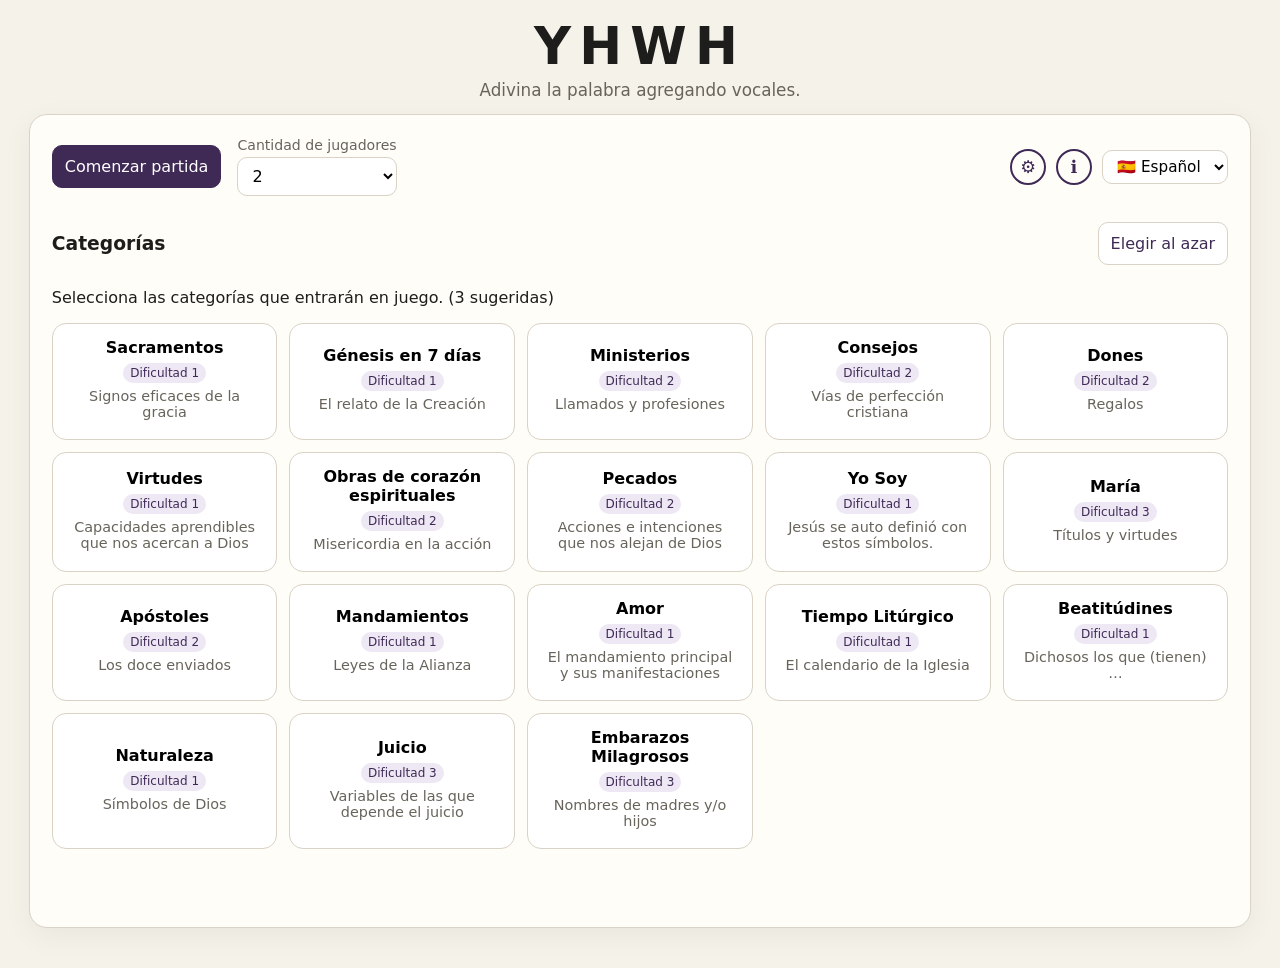
<file: YHWH7/index.html>
<!doctype html>
<html lang="es">
<head>
  <meta charset="utf-8">
  <meta name="viewport" content="width=device-width, initial-scale=1">
  <title>YHWH</title>
  <link rel="stylesheet" href="./styles.css">
</head>
<body>
  <header class="site-header">
    <div class="header-main-row">
      <div class="header-title-container">
        <h1>YHWH</h1>
      </div>
    </div>
    <p id="subtitle"></p>
  </header>

  <main id="app">
    <section id="screen-start" class="screen">
      <div class="start-top-bar">
        <div class="start-controls-left">
          <button id="start-game" class="primary"></button>
          <div class="players-inline-selection">
            <label><span id="players-label"></span>
              <select id="players"></select>
            </label>
          </div>
        </div>
        <div class="header-controls-right">
          <button id="config-btn" class="config-btn" aria-label="Configuración">⚙️</button>
          <button id="info-btn" class="info-btn" aria-label="Reglas del juego">ℹ</button>
          <div class="lang-selector">
            <select id="lang-scroll" aria-label="Seleccionar idioma">
              <option value="es">🇪🇸 Español</option>
              <option value="it">🇮🇹 Italiano</option>
              <option value="en">🇬🇧 English</option>
            </select>
          </div>
        </div>
      </div>

      <div id="config-panel" class="config-panel hidden">
        <div class="settings-grid">
          <label><span id="time-label"></span>
            <input id="turn-time" type="number" min="10" max="3600" step="10" value="120">
          </label>
          <label><span id="rounds-label"></span>
            <input id="round-total" type="number" min="1" max="20" value="3">
          </label>
          <label><span>Cantidad de categorías (sugeridas)</span>
            <input id="config-cat-count" type="number" min="1" max="20" value="3">
          </label>
        </div>

        <div class="player-color-selection">
          <h3 id="player-colors-title">Nombres y colores de los jugadores</h3>
          <div id="player-colors" class="player-colors"></div>
          <div id="player-color-options" class="player-color-options"></div>
        </div>
      </div>

      <div class="category-selection">
        <div class="section-heading">
          <h3 id="categories-title"></h3>
          <button id="random-categories" class="secondary"></button>
        </div>
        <p id="category-count"></p>
        <div id="categories" class="category-grid"></div>
      </div>

      <p id="start-error" class="error"></p>
    </section>

    <section id="screen-game" class="screen hidden">
      <div class="game-left-column">
        <div id="game-active-panel">
          <div id="scoreboard" class="scoreboard"></div>

          <div class="game-top">
            <div>
              <div id="round-label"></div>
              <div id="turn-label"></div>
            </div>
            <div class="timer-controls">
              <div id="timer" class="timer">02:00</div>
              <button id="pause-time" class="secondary"></button>
            </div>
          </div>

          <div id="round-card" class="round-card">
            <div id="clue-stage" class="clue-stage"></div>
            <div id="attempt-status" class="attempt-status"></div>

            <div class="guess-form-container">
              <div class="guess-inputs-row">
                <div id="guess-words" class="guess-words"></div>
                <div class="action-buttons-col">
                  <button id="reveal-hint-btn" class="secondary">REVELAR PISTA (-1 pts)</button>
                  <button id="submit-guess" class="primary">RESPONDER</button>
                </div>
              </div>
              <div id="guess-categories" class="guess-categories" role="group" aria-label="Categorías"></div>
            </div>
            <div id="feedback" class="feedback"></div>
            <div id="feedback-modal" class="feedback-modal hidden" role="alertdialog" aria-live="assertive">
              <div class="feedback-box">
                <div id="feedback-message" class="feedback"></div>
                <button id="feedback-continue" class="primary"></button>
              </div>
            </div>
          </div>
        </div>

        <div id="reveal-in-column" class="computer-reveal hidden">
          <div class="computer-badge" id="computer-badge"></div>
          <h2 id="reveal-title"></h2>
          <div class="reveal-table">
            <div class="reveal-row"><span class="reveal-label">Categoría / subcategoría</span><strong id="revealed-category"></strong></div>
            <div class="reveal-row"><span class="reveal-label">Fortext</span><span id="reveal-fortext"></span></div>
            <div class="reveal-row"><span class="reveal-label">Palabra</span><strong id="revealed-word" class="revealed-word"></strong></div>
            <div class="reveal-row"><span class="reveal-label">Ayuda / sinónimo</span><span id="reveal-help"></span></div>
          </div>
          <button id="continue-reveal" class="primary"></button>
        </div>
      </div>

      <div class="board">
        <div class="board-header">
          <h2 id="board-title">
            <span id="board-title-text">Palabras descubiertas</span>
            <span id="discovered-count" class="small-counter">0</span>
          </h2>
          <div id="in-game-header-controls" class="header-controls-right"></div>
        </div>
        <div id="board-categories"></div>
      </div>
    </section>

    <section id="screen-end" class="screen hidden">
      <h2 id="end-title"></h2>
      <div id="final-scores"></div>
      <button id="new-game" class="primary"></button>
    </section>

    <div id="rules-modal" class="feedback-modal hidden">
      <div class="feedback-box rules-box">
        <h2>Reglas del Juego</h2>
        <div class="rules-content">
          <p>1. Intenta adivinar la palabra o palabras objetivo y la categoría a la que pertenecen.</p>
          <p>2. Si aciertas solo la categoría o parte de una palabra compuesta, sumarás puntos parciales y el turno pasará al siguiente jugador.</p>
          <p>3. Las conectores y palabras en minúsculas son visibles; solo debes adivinar las palabras escritas en MAYÚSCULAS.</p>
          <p>4. Con el avance de las rondas se irán revelando pistas y vocales.</p>
          <p>5. Puedes usar el botón "REVELAR PISTA" para forzar una pista inmediata a cambio de 1 punto.</p>
        </div>
        <button id="close-rules" class="primary">Cerrar</button>
      </div>
    </div>
  </main>

  <script type="module" src="./app.js"></script>
</body>
</html>
</file>
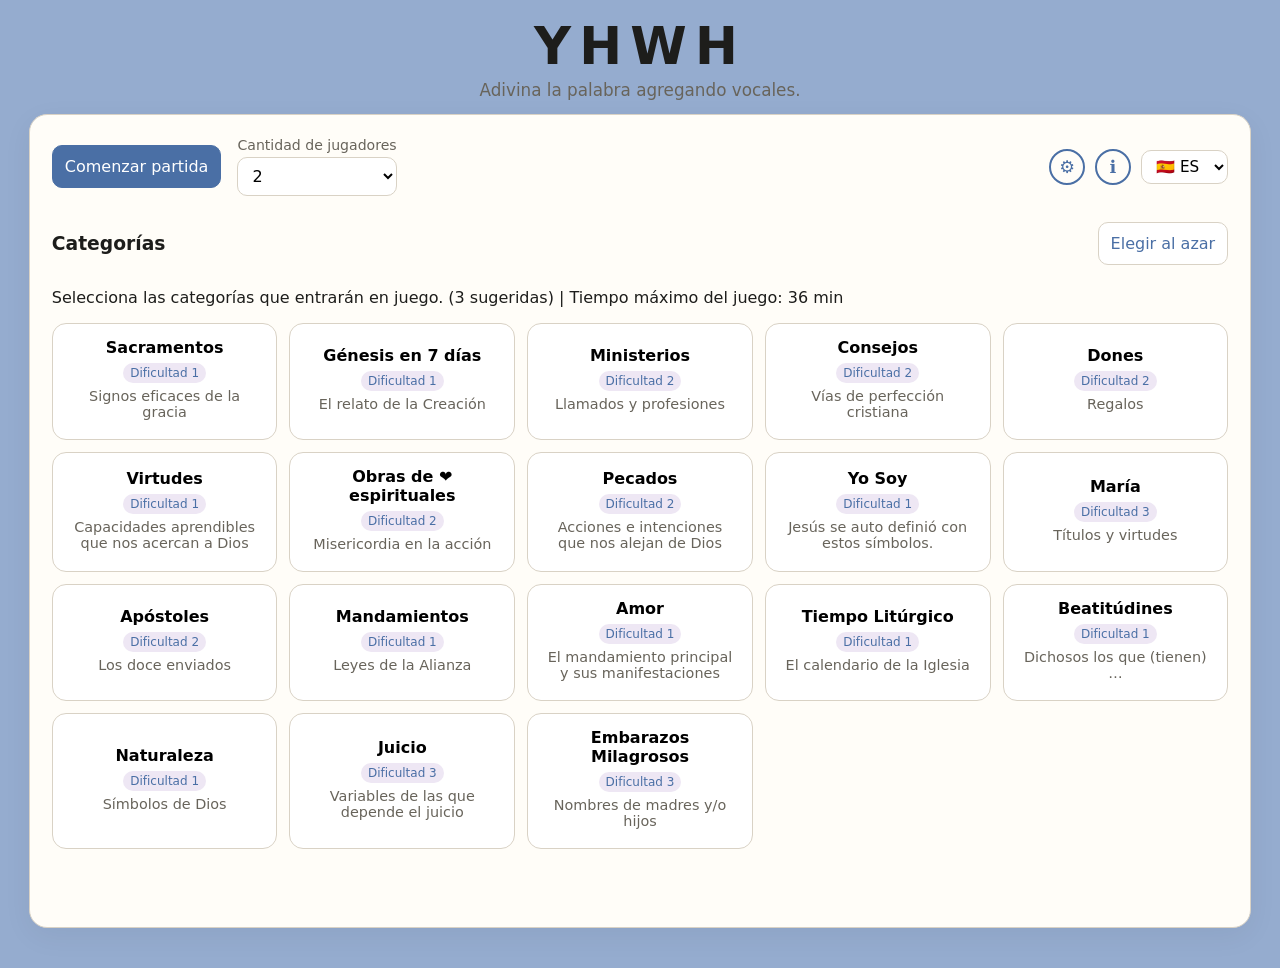
<file: YHWH9/index.html>
<!doctype html>
<html lang="es">
<head>
  <meta charset="utf-8">
  <meta name="viewport" content="width=device-width, initial-scale=1">
  <title>YHWH</title>
  <link rel="stylesheet" href="./styles.css">
</head>
<body>
  <header class="site-header">
    <div class="header-main-row">
      <div class="header-title-container">
        <h1>YHWH</h1>
      </div>
    </div>
    <p id="subtitle"></p>
  </header>

  <main id="app">
    <section id="screen-start" class="screen">
      <div class="start-top-bar">
        <div class="start-controls-left">
          <button id="start-game" class="primary"></button>
          <div class="players-inline-selection">
            <label><span id="players-label"></span>
              <select id="players"></select>
            </label>
          </div>
        </div>
        <div class="header-controls-right">
          <button id="config-btn" class="config-btn" aria-label="Configuración">⚙️</button>
          <button id="info-btn" class="info-btn" aria-label="Reglas del juego">ℹ</button>
          <div class="lang-selector">
            <select id="lang-scroll" aria-label="Seleccionar idioma">
              <option value="es">🇪🇸 ES</option>
              <option value="it">🇮🇹 IT</option>
              <option value="en">🇬🇧 EN</option>
            </select>
          </div>
        </div>
      </div>

      <div id="config-panel" class="config-panel hidden">
        <div class="settings-grid">
          <label><span id="time-label"></span>
            <input id="turn-time" type="number" min="10" max="3600" step="10" value="120">
          </label>
          <label><span id="rounds-label"></span>
            <input id="round-total" type="number" min="1" max="20" value="3">
          </label>
          <label><span>Cantidad de categorías (sugeridas)</span>
            <input id="config-cat-count" type="number" min="1" max="20" value="3">
          </label>
        </div>

        <div class="player-color-selection">
          <h3 id="player-colors-title">Nombres y colores de los jugadores</h3>
          <div id="player-colors" class="player-colors"></div>
          <div id="player-color-options" class="player-color-options"></div>
        </div>
      </div>

      <div class="category-selection">
        <div class="section-heading">
          <h3 id="categories-title"></h3>
          <button id="random-categories" class="secondary"></button>
        </div>
        <p id="category-count"></p>
        <div id="categories" class="category-grid"></div>
      </div>

      <p id="start-error" class="error"></p>
    </section>

    <section id="screen-game" class="screen hidden">
      <div class="game-left-column">
        <div id="game-active-panel">
          <div id="scoreboard" class="scoreboard"></div>

          <div class="game-top">
            <div>
              <div id="round-label"></div>
              <div id="turn-label"></div>
            </div>
            <div class="timer-controls">
              <div id="timer" class="timer">02:00</div>
              <button id="pause-time" class="secondary"></button>
            </div>
          </div>

          <div id="round-card" class="round-card">
            <div id="clue-stage" class="clue-stage"></div>
            <div id="attempt-status" class="attempt-status"></div>

            <div class="guess-form-container">
              <div class="guess-inputs-row">
                <div id="guess-words" class="guess-words"></div>
                <div class="action-buttons-col">
                  <button id="reveal-hint-btn" class="secondary">REVELAR PISTA (-1 pts)</button>
                  <button id="submit-guess" class="primary">RESPONDER</button>
                </div>
              </div>
              <div id="guess-categories" class="guess-categories" role="group" aria-label="Categorías"></div>
            </div>
            <div id="feedback" class="feedback"></div>
            <div id="feedback-modal" class="feedback-modal hidden" role="alertdialog" aria-live="assertive">
              <div class="feedback-box">
                <div id="feedback-message" class="feedback"></div>
                <button id="feedback-continue" class="primary"></button>
              </div>
            </div>
          </div>
        </div>

        <div id="reveal-in-column" class="computer-reveal hidden">
          <div class="computer-badge" id="computer-badge"></div>
          <h2 id="reveal-title"></h2>
          <div class="reveal-table">
            <div class="reveal-row"><span class="reveal-label">Categoría / subcategoría</span><strong id="revealed-category"></strong></div>
            <div class="reveal-row"><span class="reveal-label">Fortext</span><span id="reveal-fortext"></span></div>
            <div class="reveal-row"><span class="reveal-label">Palabra</span><strong id="revealed-word" class="revealed-word"></strong></div>
            <div class="reveal-row"><span class="reveal-label">Ayuda / sinónimo</span><span id="reveal-help"></span></div>
          </div>
          <button id="continue-reveal" class="primary"></button>
        </div>
      </div>

      <div class="board">
        <div class="board-header">
          <h2 id="board-title">
            <span id="board-title-text">Palabras descubiertas</span>
            <span id="discovered-count" class="small-counter">0</span>
          </h2>
          <div id="in-game-header-controls" class="header-controls-right"></div>
        </div>
        <div id="board-categories"></div>
      </div>
    </section>

    <section id="screen-end" class="screen hidden">
      <h2 id="end-title"></h2>
      <div id="final-scores"></div>
      <button id="new-game" class="primary"></button>
    </section>

    <div id="rules-modal" class="feedback-modal hidden">
      <div class="feedback-box rules-box">
        <h2>Reglas del Juego</h2>
        <div class="rules-content">
          <p>1. Intenta adivinar la palabra o palabras objetivo y la categoría a la que pertenecen.</p>
          <p>2. Si aciertas solo la categoría o parte de una palabra compuesta, sumarás puntos parciales y el turno pasará al siguiente jugador.</p>
          <p>3. Las conectores y palabras en minúsculas son visibles; solo debes adivinar las palabras escritas en MAYÚSCULAS.</p>
          <p>4. Con el avance de las rondas se irán revelando pistas y vocales.</p>
          <p>5. Puedes usar el botón "REVELAR PISTA" para forzar una pista inmediata a cambio de 1 punto.</p>
        </div>
        <button id="close-rules" class="primary">Cerrar</button>
      </div>
    </div>
  </main>

  <script type="module" src="./app.js"></script>
</body>
</html>
</file>
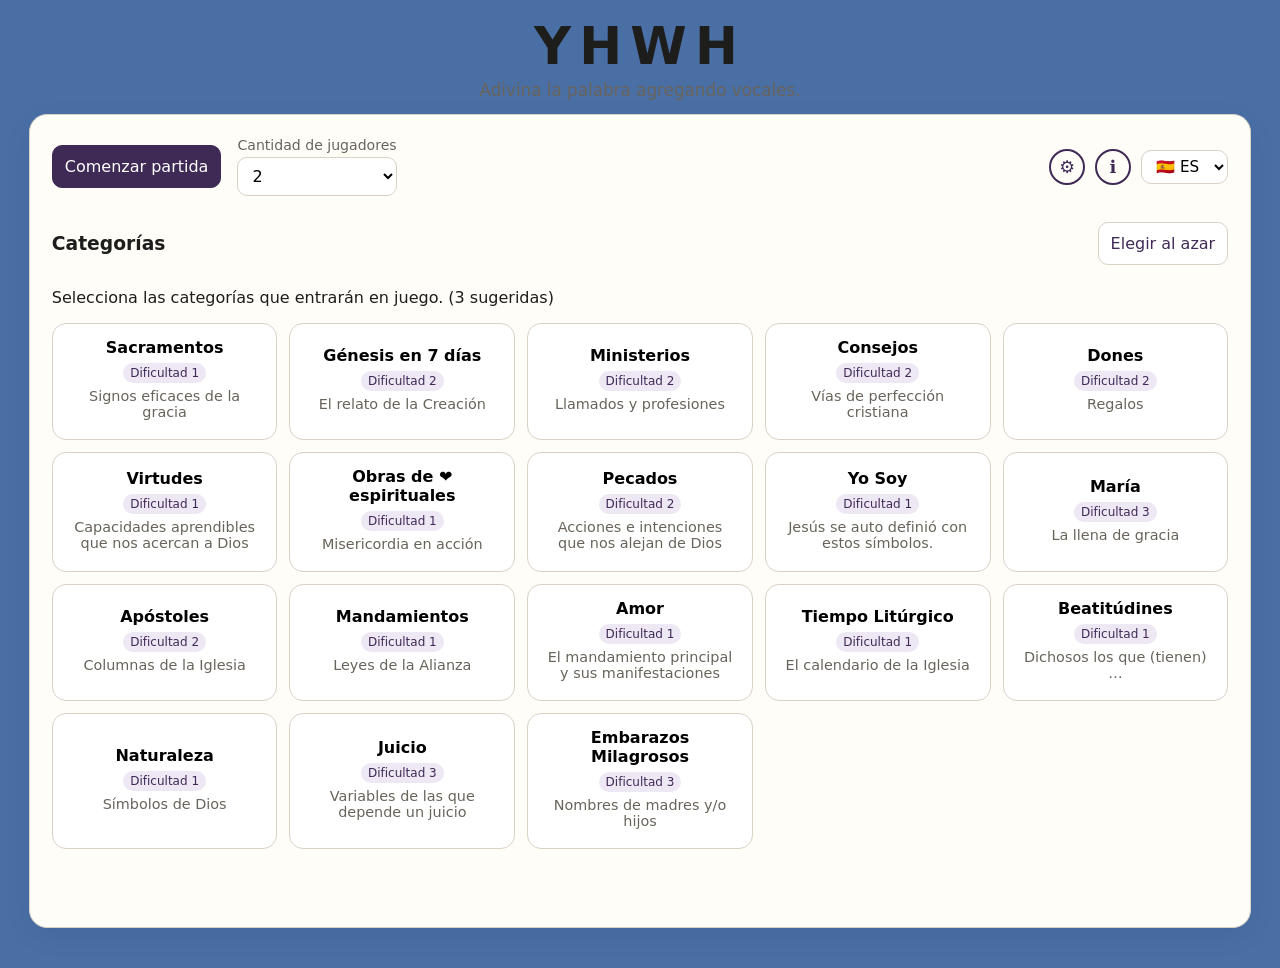
<file: YHWHr0/index.html>
<!doctype html>
<html lang="es">
<head>
  <meta charset="utf-8">
  <meta name="viewport" content="width=device-width, initial-scale=1">
  <title>YHWH</title>
  <link rel="stylesheet" href="./styles.css">
</head>
<body>
  <header class="site-header">
    <div class="header-main-row">
      <div class="header-title-container">
        <h1>YHWH</h1>
      </div>
    </div>
    <p id="subtitle"></p>
  </header>

  <main id="app">
    <section id="screen-start" class="screen">
      <div class="start-top-bar">
        <div class="start-controls-left">
          <button id="start-game" class="primary"></button>
          <div class="players-inline-selection">
            <label><span id="players-label"></span>
              <select id="players"></select>
            </label>
          </div>
        </div>
        <div class="header-controls-right">
          <button id="config-btn" class="config-btn" aria-label="Configuración">⚙️</button>
          <button id="info-btn" class="info-btn" aria-label="Reglas del juego">ℹ</button>
          <div class="lang-selector">
            <select id="lang-scroll" aria-label="Seleccionar idioma">
              <option value="es">🇪🇸 ES</option>
              <option value="it">🇮🇹 IT</option>
              <option value="en">🇬🇧 EN</option>
            </select>
          </div>
        </div>
      </div>

      <div id="config-panel" class="config-panel hidden">
        <div class="settings-grid">
          <label><span id="time-label"></span>
            <input id="turn-time" type="number" min="10" max="3600" step="10" value="120">
          </label>
          <label><span id="rounds-label"></span>
            <input id="round-total" type="number" min="1" max="20" value="3">
          </label>
          <label><span>Cantidad de categorías (sugeridas)</span>
            <input id="config-cat-count" type="number" min="1" max="20" value="3">
          </label>
        </div>

        <div class="player-color-selection">
          <h3 id="player-colors-title">Nombres y colores de los jugadores</h3>
          <div id="player-colors" class="player-colors"></div>
          <div id="player-color-options" class="player-color-options"></div>
        </div>
      </div>

      <div class="category-selection">
        <div class="section-heading">
          <h3 id="categories-title"></h3>
          <button id="random-categories" class="secondary"></button>
        </div>
        <p id="category-count"></p>
        <div id="categories" class="category-grid"></div>
      </div>

      <p id="start-error" class="error"></p>
    </section>

    <section id="screen-game" class="screen hidden">
      <div class="game-left-column">
        <div id="game-active-panel">
          <div id="scoreboard" class="scoreboard"></div>

          <div class="game-top">
            <div>
              <div id="round-label"></div>
              <div id="turn-label"></div>
            </div>
            <div class="timer-controls">
              <div id="timer" class="timer">00:40</div>
              <button id="pause-time" class="secondary"></button>
            </div>
          </div>

          <div id="round-card" class="round-card">
            <div id="clue-stage" class="clue-stage"></div>
            <div id="attempt-status" class="attempt-status"></div>

            <div class="guess-form-container">
              <div class="guess-inputs-row">
                <div id="guess-words" class="guess-words"></div>
                <div class="action-buttons-col">
                  <button id="reveal-hint-btn" class="secondary">REVELAR PISTA (-1 pts)</button>
                  <button id="submit-guess" class="primary">RESPONDER</button>
                </div>
              </div>
              <div id="guess-categories" class="guess-categories" role="group" aria-label="Categorías"></div>
            </div>
            <div id="feedback" class="feedback"></div>
            <div id="feedback-modal" class="feedback-modal hidden" role="alertdialog" aria-live="assertive">
              <div class="feedback-box">
                <div id="feedback-message" class="feedback"></div>
                <button id="feedback-continue" class="primary"></button>
              </div>
            </div>
          </div>
        </div>

        <div id="reveal-in-column" class="computer-reveal hidden">
          <div class="computer-badge" id="computer-badge"></div>
          <h2 id="reveal-title"></h2>
          <div class="reveal-table">
            <div class="reveal-row"><span class="reveal-label">Palabra</span><strong id="revealed-word" class="revealed-word"></strong></div>
            <div class="reveal-row"><span class="reveal-label">Ayuda / sinónimo</span><span id="reveal-help"></span></div>
            <div class="reveal-row"><span class="reveal-label">Categoría / subcategoría</span><strong id="revealed-category"></strong></div>
            <div class="reveal-row"><span class="reveal-label">Fortex</span><span id="reveal-fortext"></span></div>

          </div>
          <button id="continue-reveal" class="primary"></button>
        </div>
      </div>

      <div class="board">
        <div class="board-header">
          <h2 id="board-title">
            <span id="board-title-text">Palabras descubiertas</span>
            <span id="discovered-count" class="small-counter">0</span>
          </h2>
          <div id="in-game-header-controls" class="header-controls-right"></div>
        </div>
        <div id="board-categories"></div>
      </div>
    </section>

    <section id="screen-end" class="screen hidden">
      <h2 id="end-title"></h2>
      <div id="final-scores"></div>
      <button id="new-game" class="primary"></button>
    </section>

    <div id="rules-modal" class="feedback-modal hidden">
      <div class="feedback-box rules-box">
        <h2>Reglas del Juego</h2>
        <div class="rules-content">
          <p>1. Intenta adivinar la palabra o palabras objetivo y la categoría a la que pertenecen.</p>
          <p>2. Si aciertas solo la categoría o parte de una palabra compuesta, sumarás puntos parciales y el turno pasará al siguiente jugador.</p>
          <p>3. Las conectores y palabras en minúsculas son visibles; solo debes adivinar las palabras escritas en MAYÚSCULAS.</p>
          <p>4. Con el avance de las rondas se irán revelando pistas y vocales.</p>
          <p>5. Puedes usar el botón "REVELAR PISTA" para forzar una pista inmediata a cambio de 1 punto.</p>
        </div>
        <button id="close-rules" class="primary">Cerrar</button>
      </div>
    </div>
  </main>

  <script type="module" src="./app.js"></script>
</body>
</html>
</file>
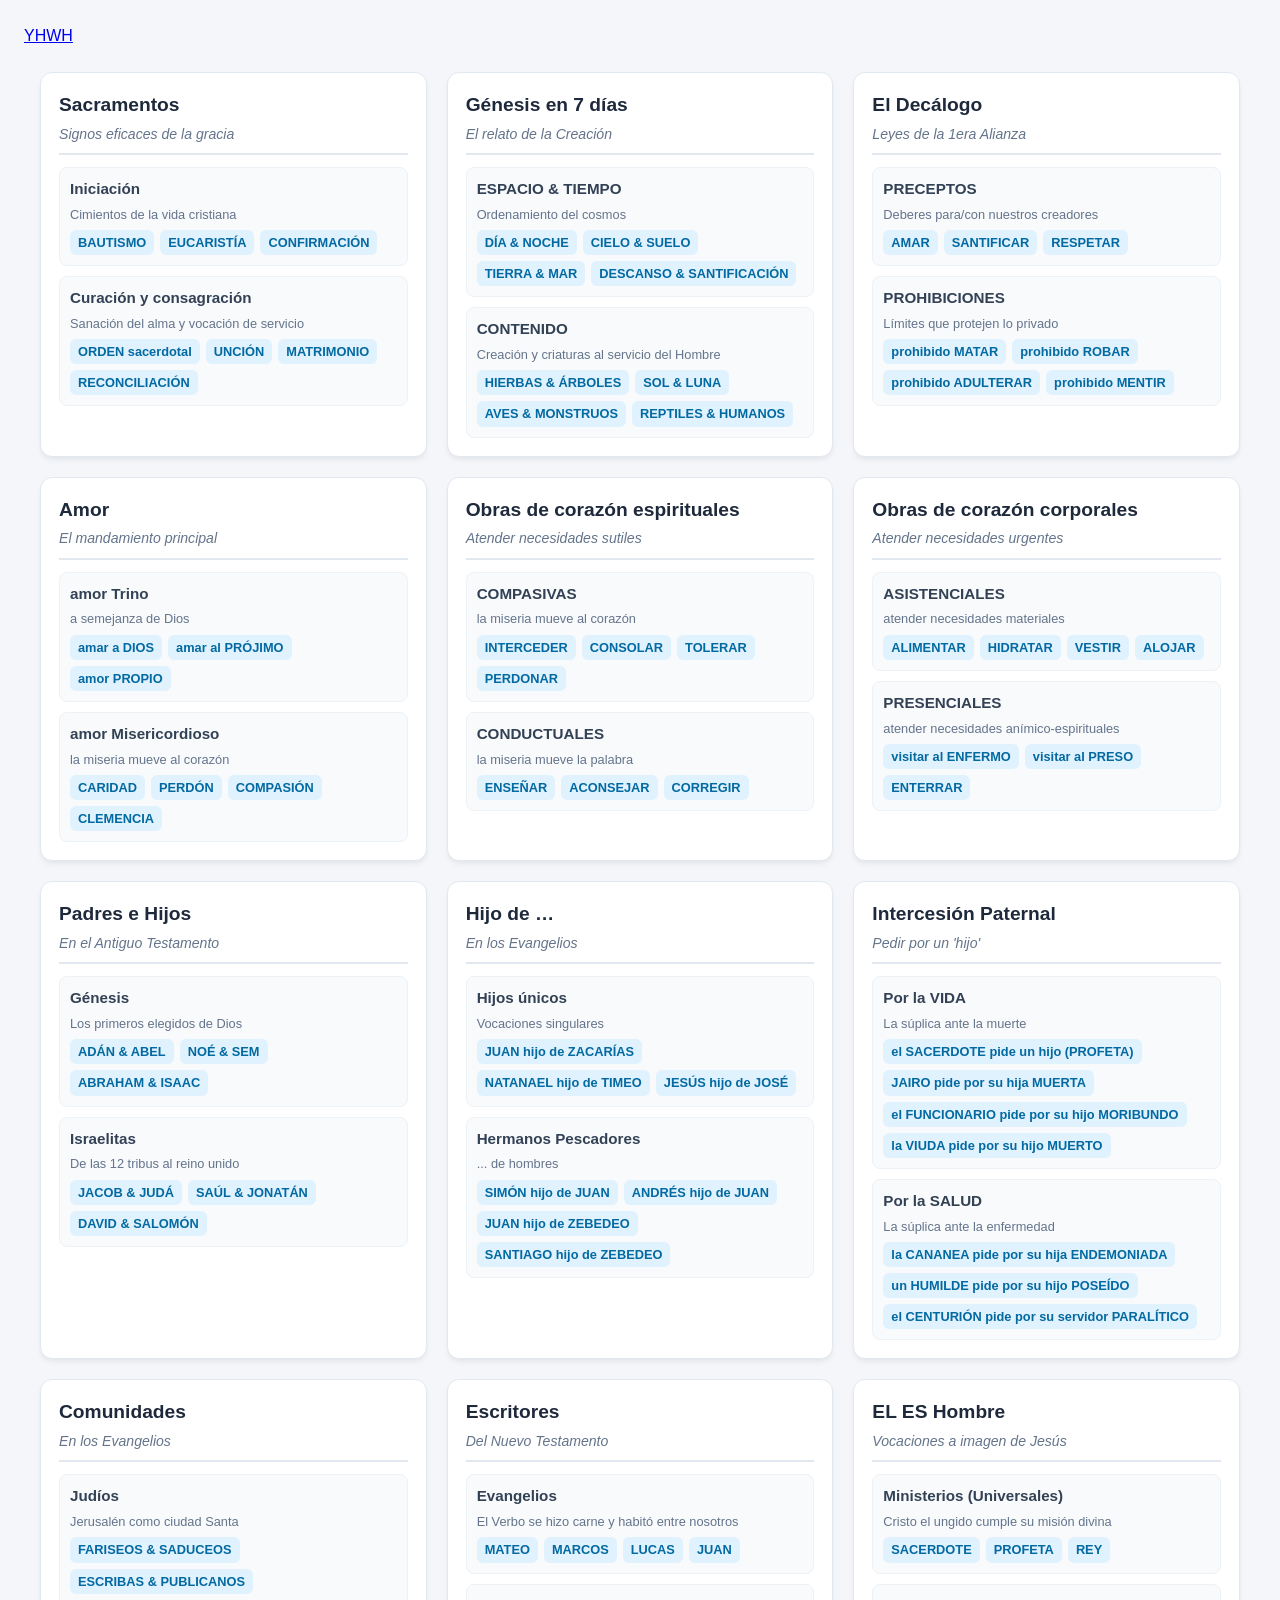
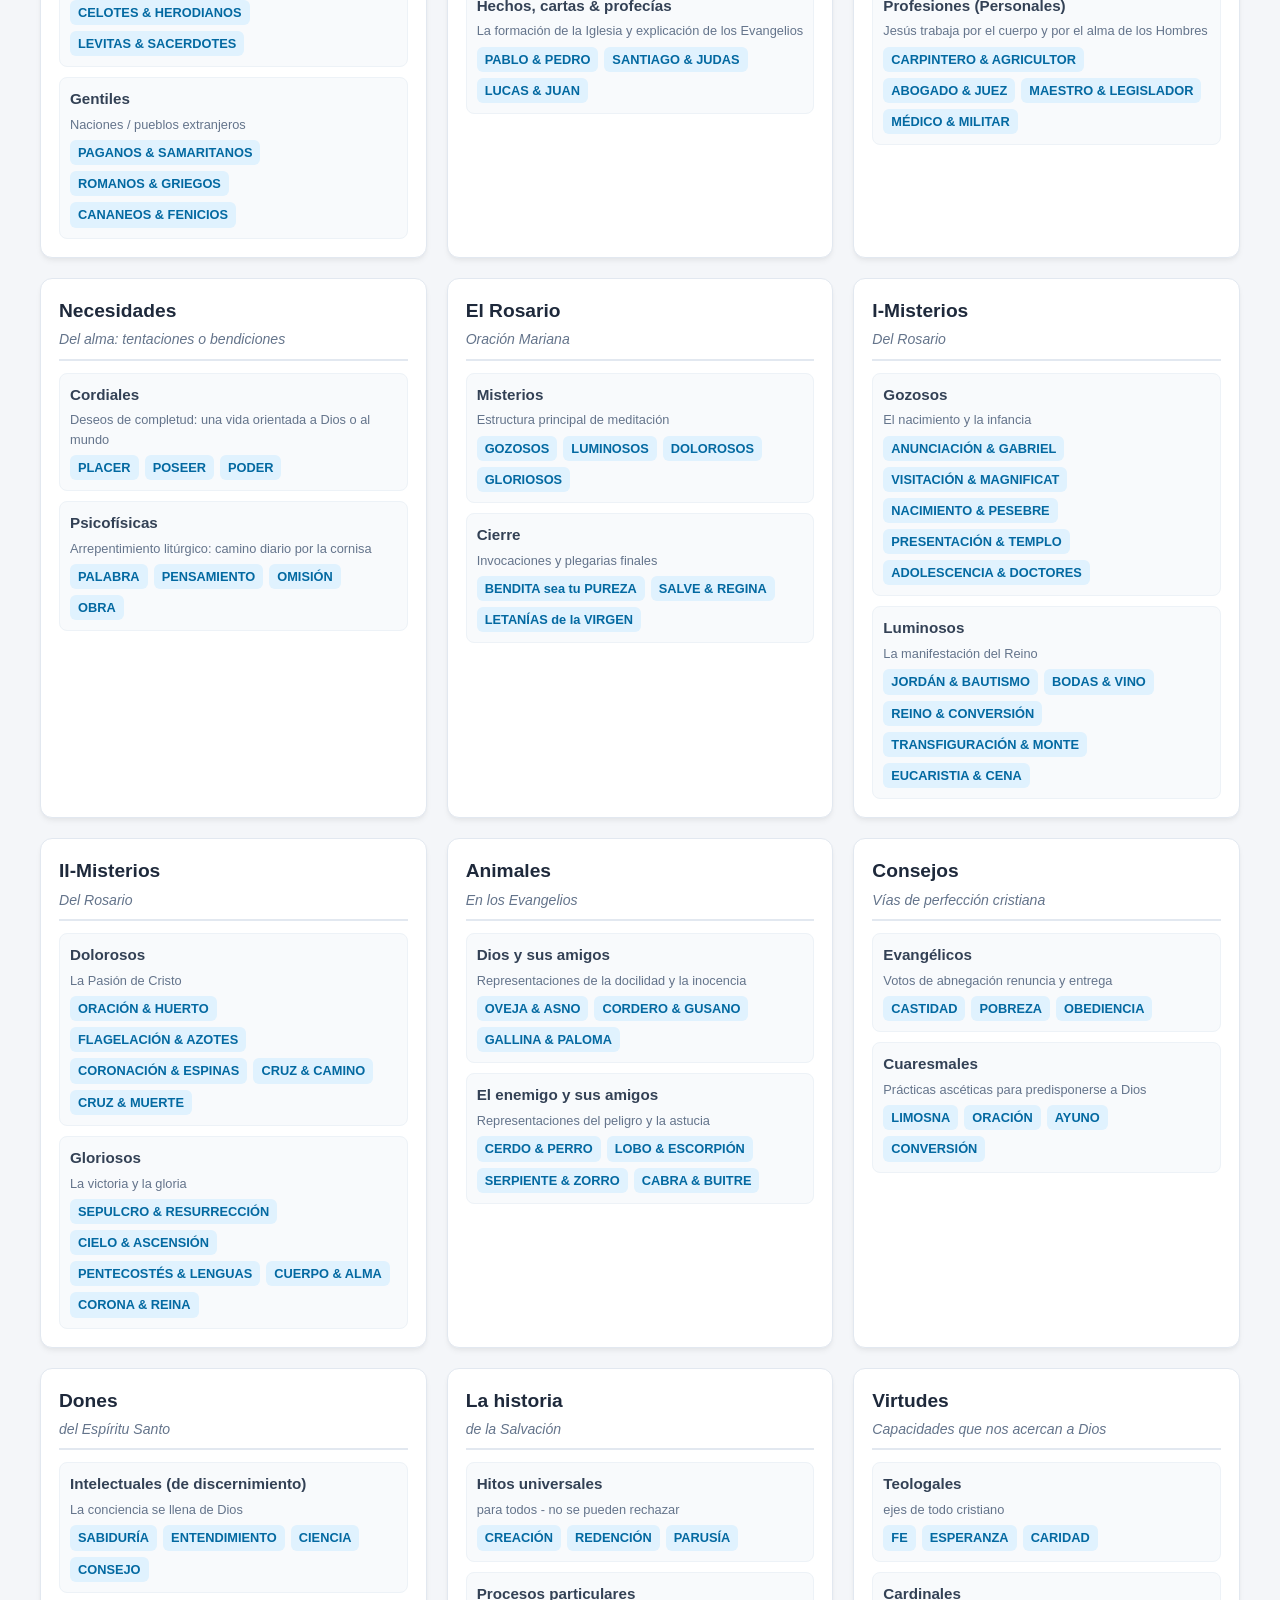
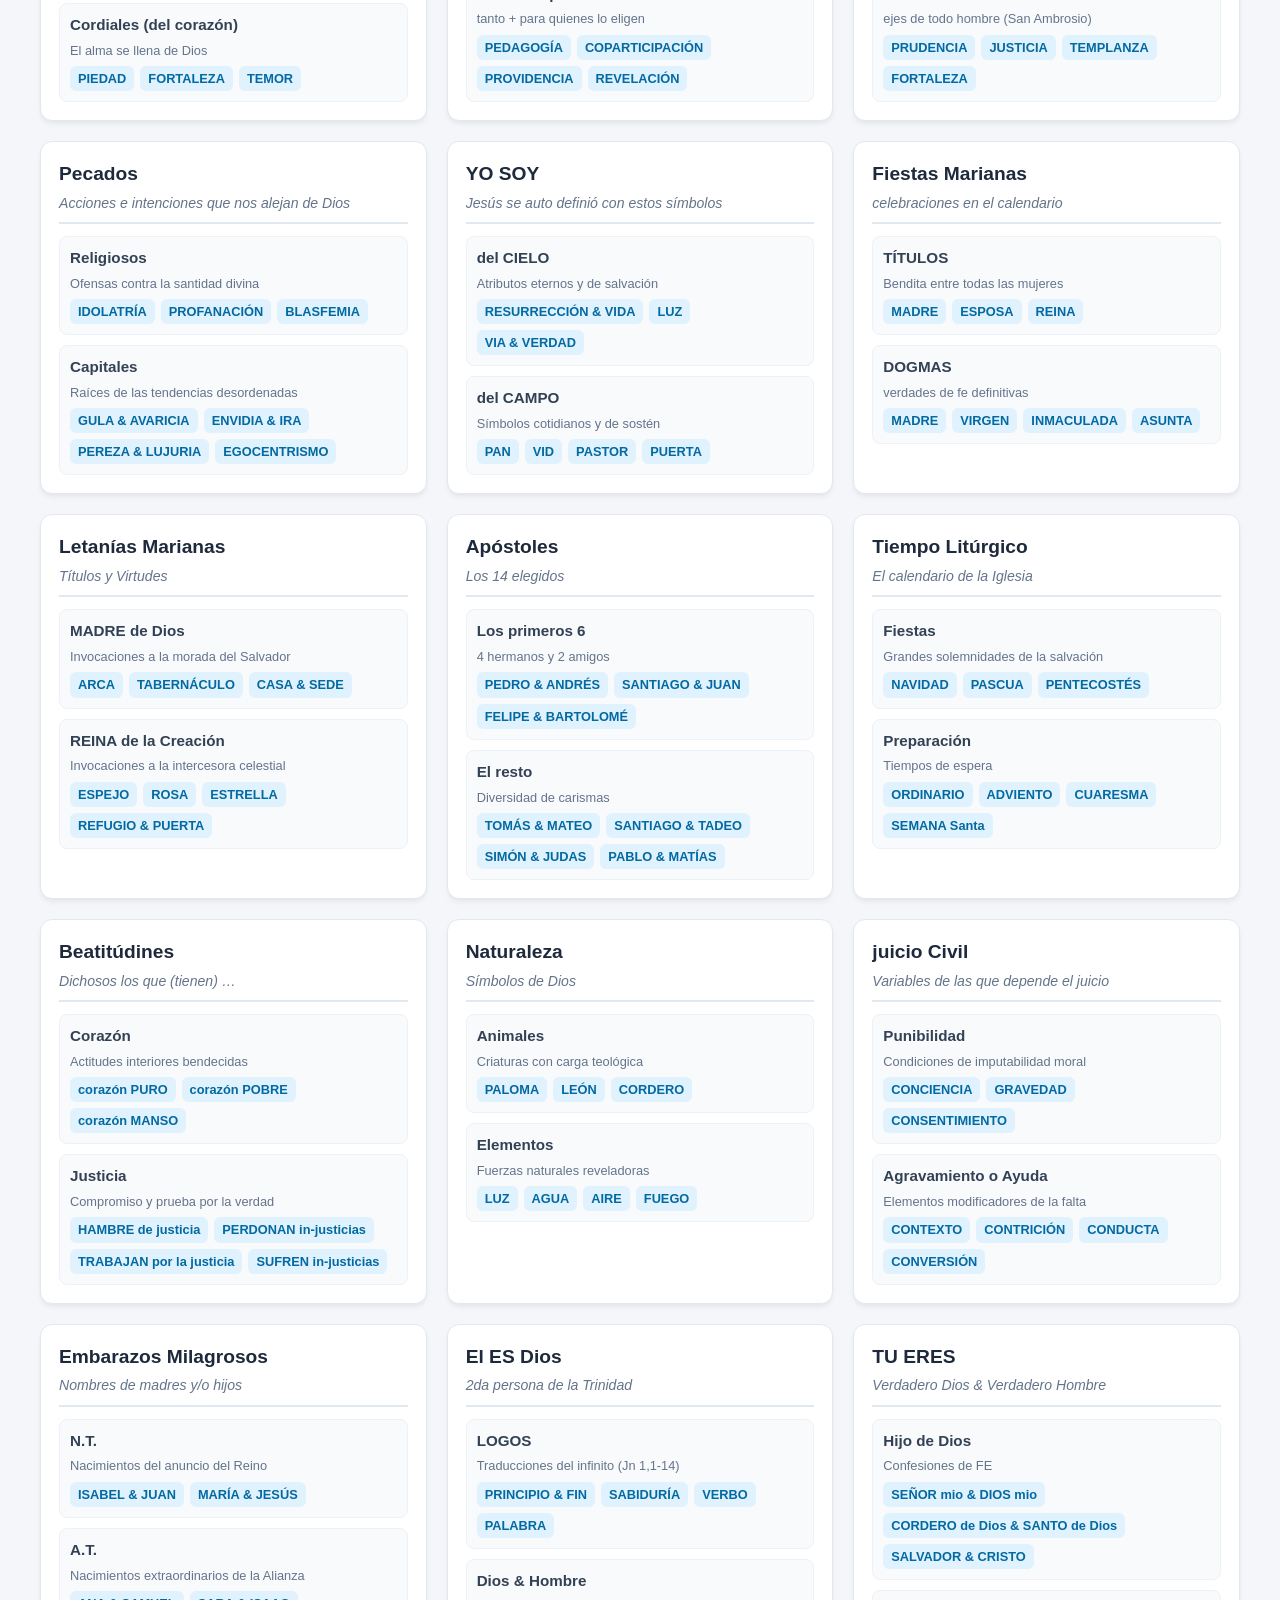
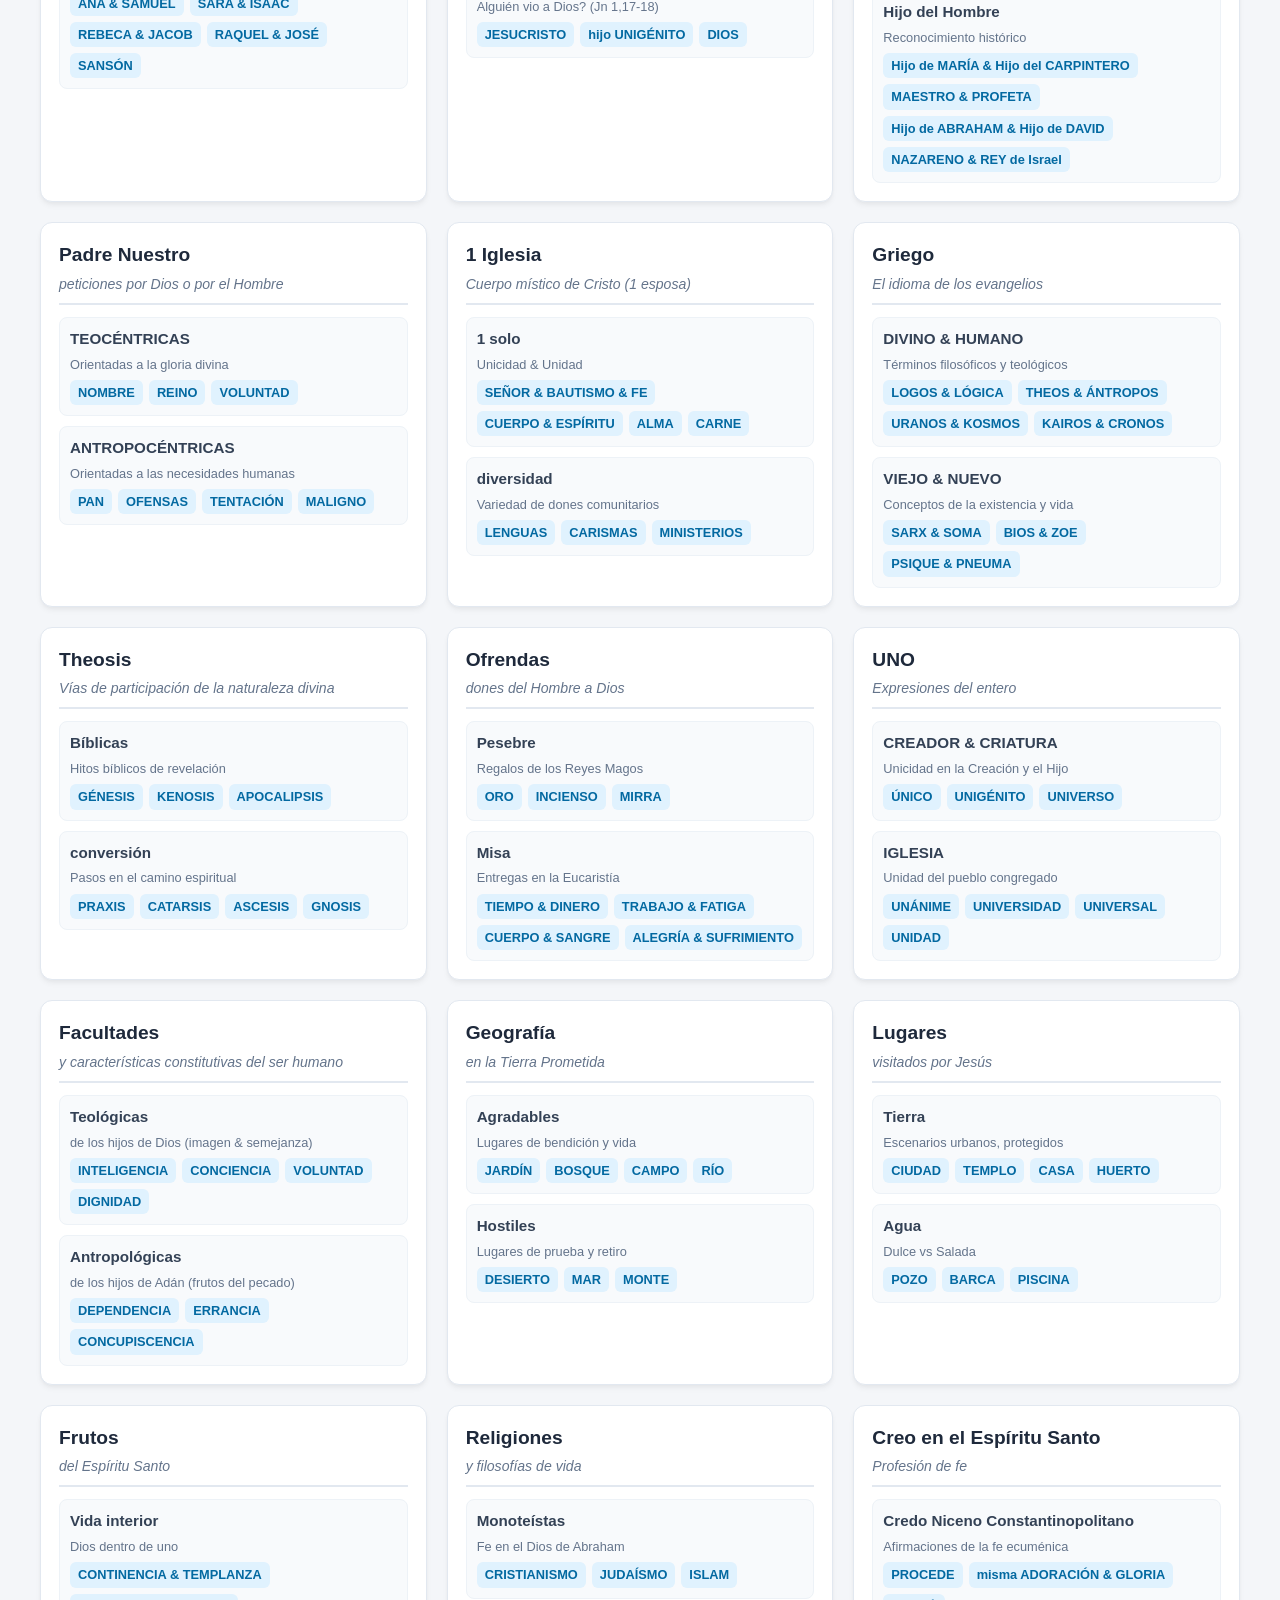
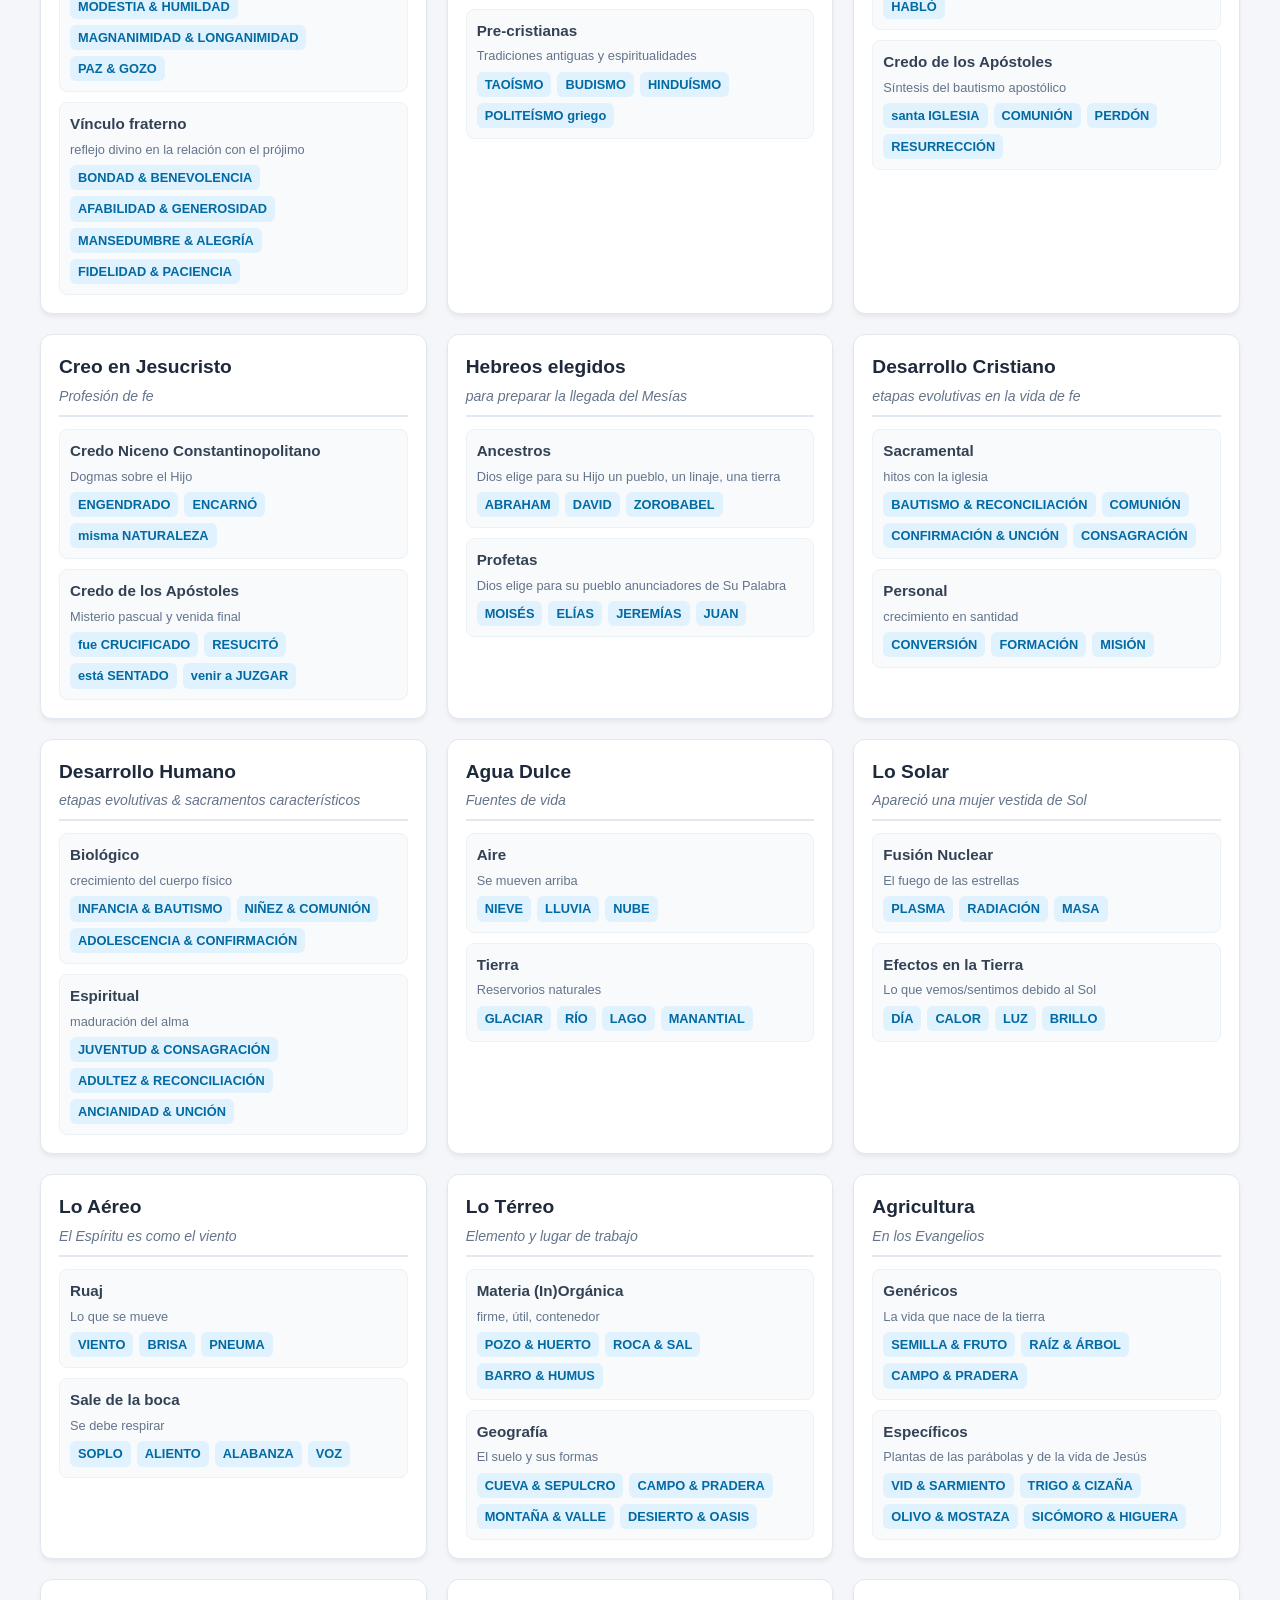
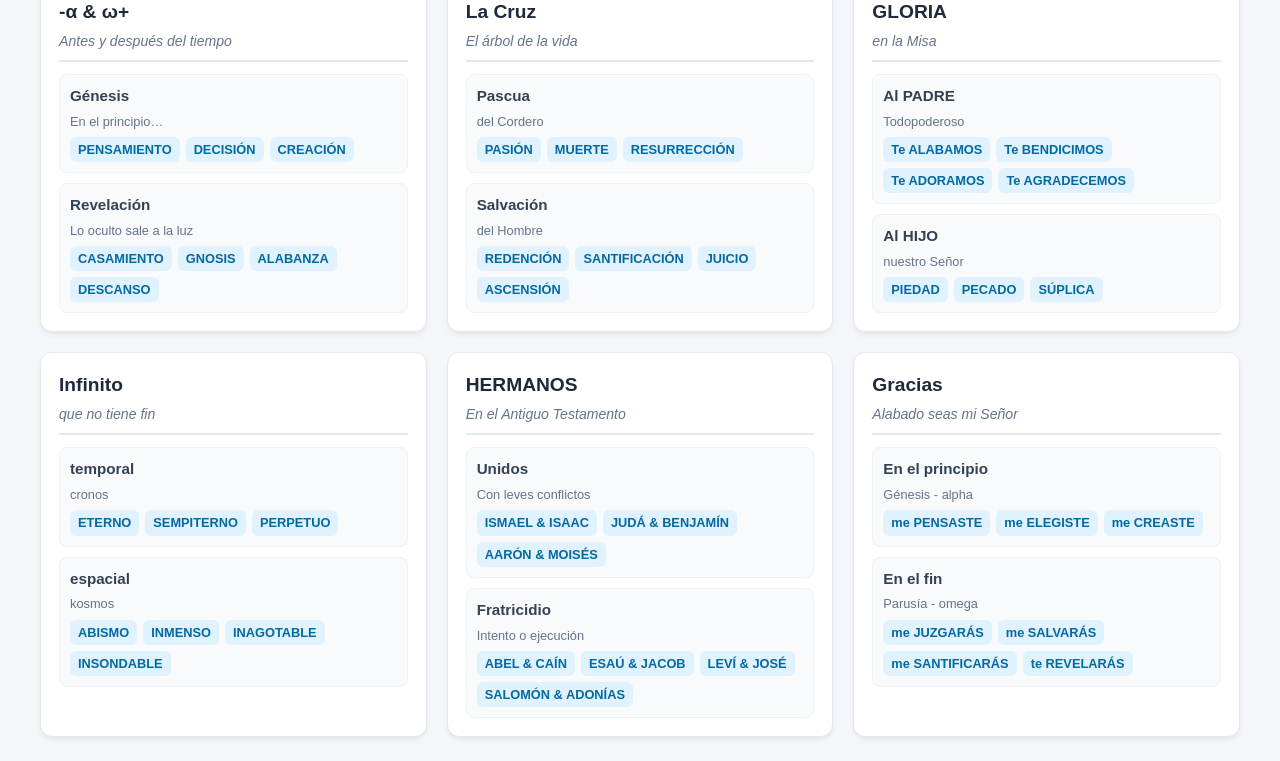
<file: 5/soluciones.html>
<!DOCTYPE html>
<html lang="es">
<head>
  <meta charset="UTF-8">
  <meta name="viewport" content="width=device-width, initial-scale=1.0">
  <title>Categorías y Palabras Objetivo</title>
  <style>
    :root {
      --bg-color: #f4f6f9;
      --card-bg: #ffffff;
      --text-color: #2c3e50;
      --accent-color: #3498db;
      --border-color: #e2e8f0;
      --muted-color: #64748b;
    }

    body {
      font-family: -apple-system, BlinkMacSystemFont, "Segoe UI", Roboto, Helvetica, Arial, sans-serif;
      background-color: var(--bg-color);
      color: var(--text-color);
      margin: 0;
      padding: 24px;
      line-height: 1.5;
    }

    .container {
      max-width: 1200px;
      margin: 0 auto;
    }

    header {
      margin-bottom: 24px;
      text-align: center;
    }

    h1 {
      margin: 0 0 8px 0;
      color: var(--text-color);
      font-size: 2rem;
    }

    .subtitle {
      color: var(--muted-color);
      font-size: 1rem;
    }

    .grid {
      display: grid;
      grid-template-columns: repeat(auto-fill, minmax(320px, 1fr));
      gap: 20px;
    }

    .category-card {
      background: var(--card-bg);
      border-radius: 12px;
      padding: 18px;
      border: 1px solid var(--border-color);
      box-shadow: 0 4px 6px -1px rgba(0, 0, 0, 0.05), 0 2px 4px -1px rgba(0, 0, 0, 0.03);
      display: flex;
      flex-direction: column;
      gap: 12px;
    }

    .category-header {
      border-bottom: 2px solid var(--border-color);
      padding-bottom: 8px;
    }

    .category-title {
      font-size: 1.2rem;
      font-weight: bold;
      margin: 0 0 4px 0;
      color: #1e293b;
    }

    .category-fortext {
      font-size: 0.88rem;
      color: var(--muted-color);
      font-style: italic;
    }

    .subcategory-list {
      display: flex;
      flex-direction: column;
      gap: 10px;
    }

    .subcategory-item {
      background: #f8fafc;
      border-radius: 8px;
      padding: 10px;
      border: 1px solid #edf2f7;
    }

    .subcategory-name {
      font-weight: 600;
      font-size: 0.95rem;
      color: #334155;
      margin-bottom: 4px;
    }

    .subcategory-fortext {
      font-size: 0.8rem;
      color: #64748b;
      margin-bottom: 6px;
    }

    .words-flex {
      display: flex;
      flex-wrap: wrap;
      gap: 6px;
    }

    .word-badge {
      background: #e0f2fe;
      color: #0369a1;
      font-size: 0.8rem;
      font-weight: 600;
      padding: 3px 8px;
      border-radius: 6px;
    }
  </style>
</head>
<body>
  <a href="#" onclick="history.back(); return false;">YHWH</a>

  <div class="container">
    <header>
      <h1 id="title"></h1>
      <div class="subtitle" id="subtitle"></div>
    </header>
    <main class="grid" id="soluciones-grid"></main>
  </div>

  <script type="module">
    let currentLang = 'es';

    async function renderSoluciones(lang) {
      const grid = document.getElementById('soluciones-grid');
      if (!grid) return;
      grid.innerHTML = '';

      try {
        const wordMod = await import(`./palabras-${lang}.js`);
        const WORD_DATA = wordMod.WORD_DATA || [];

        WORD_DATA.forEach(cat => {
          const card = document.createElement('article');
          card.className = 'category-card';

          let subcategoriesHTML = '';
          cat.words.forEach(sub => {
            const wordsBadges = sub.words.map(w => `<span class="word-badge">${w}</span>`).join('');
            subcategoriesHTML += `
              <div class="subcategory-item">
                <div class="subcategory-name">${sub.category}</div>
                ${sub.fortext ? `<div class="subcategory-fortext">${sub.fortext}</div>` : ''}
                <div class="words-flex">${wordsBadges}</div>
              </div>
            `;
          });

          card.innerHTML = `
            <div class="category-header">
              <div class="category-title">${cat.category}</div>
              ${cat.fortext ? `<div class="category-fortext">${cat.fortext}</div>` : ''}
            </div>
            <div class="subcategory-list">
              ${subcategoriesHTML}
            </div>
          `;

          grid.appendChild(card);
        });
      } catch (e) {
        console.error("Error cargando las soluciones:", e);
      }
    }

    window.addEventListener('message', (e) => {
      if (e.data && e.data.type === 'CHANGE_LANG') {
        currentLang = e.data.lang;
        renderSoluciones(currentLang);
      }
    });

    renderSoluciones(currentLang);
  </script>
</body>
</html>
</file>
<file: 3/styles.css>
* { box-sizing: border-box; }
:root {
  --bg: #95ACCF; /* #f5f2ea;*/
  --panel: #fffdf8;
  --ink: #1d1d1b;
  --muted: #68645b;
  --accent: #4a6fa5; /*#3f2a56;*/
  --accent2: #c49de7; /* #73548f;*/
  --line: #d9d2c5;
  --good: #236b3b;
  --bad: #9b2c2c;
  --partial: #946b16;
}
body {
  margin: 0;
  font-family: system-ui, -apple-system, BlinkMacSystemFont, "Segoe UI", sans-serif;
  color: var(--ink);
  background: var(--bg);
}
.site-header {
  text-align: center;
  padding: 16px 16px 4px;
  position: relative;
  max-width: 100%;
  margin: 0 auto;
}

.header-main-row {
  display: flex;
  align-items: center;
  justify-content: center;
  position: relative;
}

.header-title-container {
  text-align: center;
}

.header-controls-right {
  display: flex;
  align-items: center;
  gap: 10px;
}

.info-btn, .config-btn {
  background: transparent;
  border: 2px solid var(--accent);
  color: var(--accent);
  border-radius: 50%;
  width: 36px;
  height: 36px;
  font-weight: bold;
  font-size: 1.1rem;
  cursor: pointer;
  display: inline-flex;
  align-items: center;
  justify-content: center;
  padding: 0;
}
.info-btn:hover, .config-btn:hover {
  background: var(--accent);
  color: white;
}
.lang-selector select {
  padding: 6px 10px;
  font-size: 0.95rem;
  border-radius: 10px;
  border: 1px solid var(--line);
  background: white;
  cursor: pointer;
}
.rules-box {
  text-align: left !important;
  max-width: 500px;
}
.site-header h1 { margin: 0; letter-spacing: .16em; font-size: clamp(2rem, 6vw, 3.2rem); }
.site-header p { margin: 4px 0 0; color: var(--muted); font-size: 1.05rem; }

main { 
  max-width: 98vw; 
  margin: 0 auto; 
  padding: 10px 16px 40px; 
}
.screen { background: var(--panel); border: 1px solid var(--line); border-radius: 18px; padding: 22px; box-shadow: 0 8px 30px #0000000d; }
.hidden { display: none !important; }

.start-top-bar {
  display: flex;
  align-items: center;
  justify-content: space-between;
  gap: 12px;
  margin-bottom: 18px;
}
.start-controls-left {
  display: flex;
  align-items: center;
  gap: 16px;
  flex-wrap: wrap;
}
.players-inline-selection {
  min-width: 120px;
  max-width: 180px;
}
.players-inline-selection label span {
  display: block;
  font-size: .88rem;
  color: var(--muted);
  margin-bottom: 4px;
}
.players-inline-selection select {
  padding: 8px 10px;
}

.config-panel {
  border: 1px dashed var(--line);
  padding: 16px;
  border-radius: 14px;
  background: #faf8f3;
  margin-bottom: 20px;
}

.tags-selection-container {
  margin-bottom: 16px;
}
.tags-selection-container h3 {
  margin: 0 0 8px 0;
  font-size: 1.1rem;
}
.tags-cloud {
  display: flex;
  flex-wrap: wrap;
  align-items: center;
  gap: 8px;
  background: #faf8f3;
  border: 1px solid var(--line);
  padding: 12px;
  border-radius: 12px;
}
.tag-chip {
  background: white;
  border: 1px solid var(--line);
  color: var(--ink);
  padding: 4px 10px;
  border-radius: 20px;
  cursor: pointer;
  line-height: 1.2;
  transition: all 0.15s ease;
}
.tag-chip:hover {
  border-color: var(--accent);
}
.tag-chip.selected {
  background: var(--accent);
  color: white;
  border-color: var(--accent);
  font-weight: bold;
}

.settings-grid { display: grid; grid-template-columns: repeat(auto-fit, minmax(200px, 1fr)); gap: 14px; margin-bottom: 16px; }
label span { display: block; font-size: .88rem; color: var(--muted); margin-bottom: 6px; }
input, select, button {
  font: inherit;
  border-radius: 10px;
  border: 1px solid var(--line);
  padding: 11px 12px;
}
input, select { width: 100%; background: white; }
button { cursor: pointer; }
button.primary { background: var(--accent); color: white; border-color: var(--accent); }
button.secondary { background: white; color: var(--accent); }
button:disabled { opacity: .5; cursor: not-allowed; }
.section-heading, .game-top { display: flex; justify-content: space-between; align-items: center; gap: 12px; }
.category-grid { display: grid; grid-template-columns: repeat(auto-fit, minmax(210px, 1fr)); gap: 12px; margin: 14px 0 20px; }
.category-card { border: 1px solid var(--line); border-radius: 14px; padding: 14px; background: white; cursor: pointer; }
.category-card.selected { border-color: var(--accent); outline: 2px solid var(--accent); }
.category-card h4 { margin: 0 0 5px; }
.category-card p { margin: 5px 0; color: var(--muted); font-size: .9rem; }
.badge { display: inline-block; padding: 3px 7px; border-radius: 99px; background: #eee7f4; color: var(--accent); font-size: .75rem; }
.error { color: var(--bad); min-height: 1.2em; }

.game-top { margin-bottom: 15px; margin-top: 10px; }
.timer-controls { display: flex; align-items: center; gap: 10px; }
.timer { font-variant-numeric: tabular-nums; font-size: 2rem; font-weight: 700; min-width: 105px; text-align: right; }
.timer.warning { color: var(--bad); }

.scoreboard { display: grid; grid-template-columns: repeat(auto-fit, minmax(130px, 1fr)); gap: 8px; margin-bottom: 15px; }

.score {
  position: relative;
  overflow: hidden;
  border: 1px solid var(--line);
  border-radius: 12px;
  padding: 10px 12px;
  background: white;
  display: flex;
  flex-direction: column;
  justify-content: space-between;
}
.score-name {
  background: white;
  z-index: 2;
  font-weight: bold;
  white-space: nowrap;
  overflow: hidden;
  text-overflow: ellipsis;
}
.score-pts {
  position: relative;
  z-index: 2;
  background: linear-gradient(to right, var(--player-color) 0%, var(--player-color) var(--score-fill, 0%), transparent var(--score-fill, 0%), transparent 100%);
  padding: 2px 4px;
  border-radius: 6px;
  margin-top: 4px;
}
.score.active { outline: 3px solid #111; }

.round-card { border: 1px solid var(--line); border-radius: 16px; padding: 20px; text-align: center; }
.clue-stage { font-size: clamp(2rem, 8vw, 4.5rem); font-weight: 800; letter-spacing: .08em; margin: 15px 0; min-height: 1.5em; overflow-wrap: anywhere; }
.attempt-status, .feedback { min-height: 1.5em; color: var(--muted); margin: 8px 0; }

.guess-form-container {
  max-width: 100%;
  margin: 16px auto 0;
  display: flex;
  flex-direction: column;
  gap: 12px;
}
.guess-inputs-row {
  display: grid;
  grid-template-columns: 1fr auto;
  gap: 12px;
  align-items: start;
}
.guess-words { display: grid; gap: 8px; }

.action-buttons-col {
  display: flex;
  flex-direction: column;
  gap: 8px;
  min-width: 170px;
}
#reveal-hint-btn {
  font-size: 0.82rem;
  font-weight: 700;
  padding: 9px 8px;
  border-color: var(--accent2);
  color: var(--accent);
}
#submit-guess {
  background: #7b3fb3;
  border-color: #7b3fb3;
  width: 100%;
  font-weight: bold;
}

.guess-categories {
  display: flex;
  flex-wrap: wrap;
  gap: 8px;
  width: 100%;
}
.category-choice {
  flex: 1 1 auto;
  min-width: 120px;
  text-align: center;
  background: white;
  color: var(--ink);
  border: 1px solid var(--line);
  padding: 10px 12px;
  border-radius: 10px;
  cursor: pointer;
}
.category-choice:hover { border-color: var(--accent2); }
.category-choice.selected {
  background: var(--accent);
  color: #111111;
  border: 3px solid #111111;
  font-weight: bold;
  border-color: var(--accent);
}

.feedback.good { color: var(--good); }
.feedback.partial { color: var(--partial); }
.feedback.bad { color: var(--bad); }

.board { margin-top: 0; }
.board-header {
  display: flex;
  align-items: center;
  justify-content: space-between;
  gap: 12px;
  margin-bottom: 12px;
}
#board-title {
  display: flex;
  align-items: center;
  gap: 10px;
  margin: 0;
}
.small-counter { display:inline-flex; align-items:center; justify-content:center; min-width:30px; height:28px; padding:0 8px; border-radius:8px; background:var(--panel); border:1px solid var(--line); font-size:.85em; }

#board-categories {
  display: grid;
  grid-template-columns: 1fr;
  gap: 12px;
}

.board-category { background: var(--category-bg); border-radius: 14px; padding: 14px; margin-bottom: 0; border-top: 0; }
.board-category-header {
  display: flex;
  align-items: baseline;
  gap: 10px;
  margin-bottom: 10px;
  flex-wrap: wrap;
}
.board-category h3 { margin: 0; display: inline-block; }
.board-category .fortext { color: var(--muted); font-size: .88rem; margin: 0; display: inline-block; }

.word-list { display: flex; flex-wrap: wrap; gap: 7px; }
.word-chip { border: 1px solid var(--line); border-radius: 99px; padding: 7px 9px; background: white; }
.word-chip small { display: block; color: var(--muted); margin-top: 2px; }

.computer-reveal { text-align: center; padding: 10px 0; }
.computer-badge { display: inline-block; padding: 7px 12px; border-radius: 999px; background: var(--accent); color: white; letter-spacing: .12em; }
.revealed-word { font-size: clamp(2rem, 6vw, 4rem); font-weight: 800; margin: 0; }
#final-scores { display: grid; gap: 10px; margin: 20px 0; }
.final-score { display: flex; justify-content: space-between; padding: 14px; border: 1px solid var(--line); border-radius: 12px; background: white; }

.feedback-modal {
  position: fixed;
  inset: 0;
  z-index: 1000;
  display: flex;
  align-items: center;
  justify-content: center;
  padding: 20px;
  background: #00000066;
}
.feedback-modal > div {
  background: var(--panel);
  border: 1px solid var(--line);
  border-radius: 18px;
  box-shadow: 0 12px 40px #00000033;
  padding: 28px;
  min-width: min(90vw, 420px);
  text-align: center;
  font-size: 1.25rem;
  margin-bottom: 0;
}

.category-card.selected {
  background: var(--selected-bg, #eee7f4);
  border-color: #4f365f;
  outline: 2px solid #4f365f;
}

.guess-word-input.already-guessed {
  background: #e9e9e9;
  border-color: #aaa;
  color: #444;
  font-weight: 700;
}
.category-choice:disabled {
  opacity: 0.4;
  cursor: not-allowed;
}

.reveal-table {
  width: 100%;
  margin: 18px auto 22px;
  border: 1px solid var(--line);
  border-radius: 12px;
  overflow: hidden;
  text-align: left;
}
.reveal-row {
  display: grid;
  grid-template-columns: minmax(130px, 0.45fr) 1fr;
  gap: 12px;
  padding: 12px 14px;
  align-items: center;
}
.reveal-row:nth-child(odd) { background: #f0f0f0; }
.reveal-row:nth-child(even) { background: #fafafa; }
.reveal-label {
  font-weight: 800;
  color: #555;
  text-transform: uppercase;
  font-size: .78rem;
  letter-spacing: .06em;
}
.reveal-row > span:last-child,
.reveal-row > strong:last-child { color: var(--ink); }

#screen-game {
  display: grid;
  grid-template-columns: 1fr;
  gap: 24px;
  align-items: start;
}

@media (min-width: 850px) {
  #screen-game {
    grid-template-columns: 1fr 1.2fr;
  }
  #board-categories {
    grid-template-columns: repeat(2, 1fr);
  }
}

@media (max-width: 700px) {
  .start-top-bar {
    flex-direction: column;
    align-items: stretch;
  }
  .start-controls-left {
    justify-content: space-between;
  }
  .header-controls-right {
    justify-content: flex-end;
  }
  .guess-inputs-row {
    grid-template-columns: 1fr;
  }
  .action-buttons-col {
    min-width: 100%;
  }
  .screen { padding: 16px; }
  .game-top { align-items: flex-start; }
  .reveal-row { grid-template-columns: 1fr; gap: 5px; }
}

.player-colors {
  display: flex;
  flex-wrap: wrap;
  gap: 12px;
  margin-top: 10px;
}
.player-color-item {
  display: flex;
  align-items: center;
  gap: 8px;
  background: white;
  border: 1px solid var(--line);
  padding: 6px 10px;
  border-radius: 8px;
}
.player-color-item input[type="text"] {
  border: 1px solid var(--line);
  padding: 4px 8px;
  border-radius: 6px;
  width: 130px;
}
.color-picker {
  display: flex;
  gap: 4px;
}

.player-color-picker {
  display: flex;
  gap: 8px;
  margin-top: 6px;
  flex-wrap: wrap;
}

.color-option {
  width: 32px;
  height: 32px;
  border-radius: 50%;
  border: 2px solid transparent;
  cursor: pointer;
  transition: transform 0.15s ease, border-color 0.15s ease;
}

.color-option:hover {
  transform: scale(1.15);
}

.color-option.selected {
  border-color: #000;
  transform: scale(1.15);
  box-shadow: 0 0 4px rgba(0,0,0,0.4);
}

.score.active {
  border: 3px solid var(--player-color) !important;
  box-shadow: 0 0 8px var(--player-color);
  font-weight: bold;
}
</file>
<file: 5/styles.css>
* { box-sizing: border-box; }
:root {
  --bg: #95ACCF; /* #f5f2ea;*/
  --panel: #fffdf8;
  --ink: #1d1d1b;
  --muted: #68645b;
  --accent: #4a6fa5; /*#3f2a56;*/
  --accent2: #c49de7; /* #73548f;*/
  --line: #d9d2c5;
  --good: #236b3b;
  --bad: #9b2c2c;
  --partial: #946b16;
}
body {
  margin: 0;
  font-family: system-ui, -apple-system, BlinkMacSystemFont, "Segoe UI", sans-serif;
  color: var(--ink);
  background: var(--bg);
}
.site-header {
  text-align: center;
  padding: 16px 16px 4px;
  position: relative;
  max-width: 100%;
  margin: 0 auto;
}

.header-main-row {
  display: flex;
  align-items: center;
  justify-content: center;
  position: relative;
}

.header-title-container {
  text-align: center;
}

.header-controls-right {
  display: flex;
  align-items: center;
  gap: 10px;
}

.info-btn, .config-btn {
  background: transparent;
  border: 2px solid var(--accent);
  color: var(--accent);
  border-radius: 50%;
  width: 36px;
  height: 36px;
  font-weight: bold;
  font-size: 1.1rem;
  cursor: pointer;
  display: inline-flex;
  align-items: center;
  justify-content: center;
  padding: 0;
}
.info-btn:hover, .config-btn:hover {
  background: var(--accent);
  color: white;
}
.lang-selector select {
  padding: 6px 10px;
  font-size: 0.95rem;
  border-radius: 10px;
  border: 1px solid var(--line);
  background: white;
  cursor: pointer;
}
.rules-box {
  text-align: left !important;
  max-width: 500px;
}
.site-header h1 { margin: 0; letter-spacing: .16em; font-size: clamp(2rem, 6vw, 3.2rem); }
.site-header p { margin: 4px 0 0; color: var(--muted); font-size: 1.05rem; }

main { 
  max-width: 98vw; 
  margin: 0 auto; 
  padding: 10px 16px 40px; 
}
.screen { background: var(--panel); border: 1px solid var(--line); border-radius: 18px; padding: 22px; box-shadow: 0 8px 30px #0000000d; }
.hidden { display: none !important; }

.start-top-bar {
  display: flex;
  align-items: center;
  justify-content: space-between;
  gap: 12px;
  margin-bottom: 18px;
}
.start-controls-left {
  display: flex;
  align-items: center;
  gap: 16px;
  flex-wrap: wrap;
}
.players-inline-selection {
  min-width: 120px;
  max-width: 180px;
}
.players-inline-selection label span {
  display: block;
  font-size: .88rem;
  color: var(--muted);
  margin-bottom: 4px;
}
.players-inline-selection select {
  padding: 8px 10px;
}

.config-panel {
  border: 1px dashed var(--line);
  padding: 16px;
  border-radius: 14px;
  background: #faf8f3;
  margin-bottom: 20px;
}

.tags-selection-container {
  margin-bottom: 16px;
}
.tags-selection-container h3 {
  margin: 0 0 8px 0;
  font-size: 1.1rem;
}
.tags-cloud {
  display: flex;
  flex-wrap: wrap;
  align-items: center;
  gap: 8px;
  background: #faf8f3;
  border: 1px solid var(--line);
  padding: 12px;
  border-radius: 12px;
}
.tag-chip {
  background: white;
  border: 1px solid var(--line);
  color: var(--ink);
  padding: 4px 10px;
  border-radius: 20px;
  cursor: pointer;
  line-height: 1.2;
  transition: all 0.15s ease;
}
.tag-chip:hover {
  border-color: var(--accent);
}
.tag-chip.selected {
  background: var(--accent);
  color: white;
  border-color: var(--accent);
  font-weight: bold;
}

.settings-grid { display: grid; grid-template-columns: repeat(auto-fit, minmax(200px, 1fr)); gap: 14px; margin-bottom: 16px; }
label span { display: block; font-size: .88rem; color: var(--muted); margin-bottom: 6px; }
input, select, button {
  font: inherit;
  border-radius: 10px;
  border: 1px solid var(--line);
  padding: 11px 12px;
}
input, select { width: 100%; background: white; }
button { cursor: pointer; }
button.primary { background: var(--accent); color: white; border-color: var(--accent); }
button.secondary { background: white; color: var(--accent); }
button:disabled { opacity: .5; cursor: not-allowed; }
.section-heading, .game-top { display: flex; justify-content: space-between; align-items: center; gap: 12px; }
.category-grid { display: grid; grid-template-columns: repeat(auto-fit, minmax(210px, 1fr)); gap: 12px; margin: 14px 0 20px; }
.category-card { border: 1px solid var(--line); border-radius: 14px; padding: 14px; background: white; cursor: pointer; }
.category-card.selected { border-color: var(--accent); outline: 2px solid var(--accent); }
.category-card h4 { margin: 0 0 5px; }
.category-card p { margin: 5px 0; color: var(--muted); font-size: .9rem; }
.badge { display: inline-block; padding: 3px 7px; border-radius: 99px; background: #eee7f4; color: var(--accent); font-size: .75rem; }
.error { color: var(--bad); min-height: 1.2em; }

.game-top { margin-bottom: 15px; margin-top: 10px; }
.timer-controls { display: flex; align-items: center; gap: 10px; }
.timer { font-variant-numeric: tabular-nums; font-size: 2rem; font-weight: 700; min-width: 105px; text-align: right; }
.timer.warning { color: var(--bad); }

.scoreboard { display: grid; grid-template-columns: repeat(auto-fit, minmax(130px, 1fr)); gap: 8px; margin-bottom: 15px; }

.score {
  position: relative;
  overflow: hidden;
  border: 1px solid var(--line);
  border-radius: 12px;
  padding: 10px 12px;
  background: white;
  display: flex;
  flex-direction: column;
  justify-content: space-between;
}
.score-name {
  background: white;
  z-index: 2;
  font-weight: bold;
  white-space: nowrap;
  overflow: hidden;
  text-overflow: ellipsis;
}
.score-pts {
  position: relative;
  z-index: 2;
  background: linear-gradient(to right, var(--player-color) 0%, var(--player-color) var(--score-fill, 0%), transparent var(--score-fill, 0%), transparent 100%);
  padding: 2px 4px;
  border-radius: 6px;
  margin-top: 4px;
}
.score.active { outline: 3px solid #111; }

.round-card { border: 1px solid var(--line); border-radius: 16px; padding: 20px; text-align: center; }
.clue-stage { font-size: clamp(2rem, 8vw, 4.5rem); font-weight: 800; letter-spacing: .08em; margin: 15px 0; min-height: 1.5em; overflow-wrap: anywhere; }
.attempt-status, .feedback { min-height: 1.5em; color: var(--muted); margin: 8px 0; }

.guess-form-container {
  max-width: 100%;
  margin: 16px auto 0;
  display: flex;
  flex-direction: column;
  gap: 12px;
}
.guess-inputs-row {
  display: grid;
  grid-template-columns: 1fr auto;
  gap: 12px;
  align-items: start;
}
.guess-words { display: grid; gap: 8px; }

.action-buttons-col {
  display: flex;
  flex-direction: column;
  gap: 8px;
  min-width: 170px;
}
#reveal-hint-btn {
  font-size: 0.82rem;
  font-weight: 700;
  padding: 9px 8px;
  border-color: var(--accent2);
  color: var(--accent);
}
#submit-guess {
  background: #7b3fb3;
  border-color: #7b3fb3;
  width: 100%;
  font-weight: bold;
}

.guess-categories {
  display: flex;
  flex-wrap: wrap;
  gap: 8px;
  width: 100%;
}
.category-choice {
  flex: 1 1 auto;
  min-width: 120px;
  text-align: center;
  background: white;
  color: var(--ink);
  border: 1px solid var(--line);
  padding: 10px 12px;
  border-radius: 10px;
  cursor: pointer;
}
.category-choice:hover { border-color: var(--accent2); }
.category-choice.selected {
  background: var(--accent);
  color: #111111;
  border: 3px solid #111111;
  font-weight: bold;
  border-color: var(--accent);
}

.feedback.good { color: var(--good); }
.feedback.partial { color: var(--partial); }
.feedback.bad { color: var(--bad); }

.board { margin-top: 0; }
.board-header {
  display: flex;
  align-items: center;
  justify-content: space-between;
  gap: 12px;
  margin-bottom: 12px;
}
#board-title {
  display: flex;
  align-items: center;
  gap: 10px;
  margin: 0;
}
.small-counter { display:inline-flex; align-items:center; justify-content:center; min-width:30px; height:28px; padding:0 8px; border-radius:8px; background:var(--panel); border:1px solid var(--line); font-size:.85em; }

#board-categories {
  display: grid;
  grid-template-columns: 1fr;
  gap: 12px;
}

.board-category { background: var(--category-bg); border-radius: 14px; padding: 14px; margin-bottom: 0; border-top: 0; }
.board-category-header {
  display: flex;
  align-items: baseline;
  gap: 10px;
  margin-bottom: 10px;
  flex-wrap: wrap;
}
.board-category h3 { margin: 0; display: inline-block; }
.board-category .fortext { color: var(--muted); font-size: .88rem; margin: 0; display: inline-block; }

.word-list { display: flex; flex-wrap: wrap; gap: 7px; }
.word-chip { border: 1px solid var(--line); border-radius: 99px; padding: 7px 9px; background: white; }
.word-chip small { display: block; color: var(--muted); margin-top: 2px; }

.computer-reveal { text-align: center; padding: 10px 0; }
.computer-badge { display: inline-block; padding: 7px 12px; border-radius: 999px; background: var(--accent); color: white; letter-spacing: .12em; }
.revealed-word { font-size: clamp(2rem, 6vw, 4rem); font-weight: 800; margin: 0; }
#final-scores { display: grid; gap: 10px; margin: 20px 0; }
.final-score { display: flex; justify-content: space-between; padding: 14px; border: 1px solid var(--line); border-radius: 12px; background: white; }

.feedback-modal {
  position: fixed;
  inset: 0;
  z-index: 1000;
  display: flex;
  align-items: center;
  justify-content: center;
  padding: 20px;
  background: #00000066;
}
.feedback-modal > div {
  background: var(--panel);
  border: 1px solid var(--line);
  border-radius: 18px;
  box-shadow: 0 12px 40px #00000033;
  padding: 28px;
  min-width: min(90vw, 420px);
  text-align: center;
  font-size: 1.25rem;
  margin-bottom: 0;
}

.category-card.selected {
  background: var(--selected-bg, #eee7f4);
  border-color: #4f365f;
  outline: 2px solid #4f365f;
}

.guess-word-input.already-guessed {
  background: #e9e9e9;
  border-color: #aaa;
  color: #444;
  font-weight: 700;
}
.category-choice:disabled {
  opacity: 0.4;
  cursor: not-allowed;
}

.reveal-table {
  width: 100%;
  margin: 18px auto 22px;
  border: 1px solid var(--line);
  border-radius: 12px;
  overflow: hidden;
  text-align: left;
}
.reveal-row {
  display: grid;
  grid-template-columns: minmax(130px, 0.45fr) 1fr;
  gap: 12px;
  padding: 12px 14px;
  align-items: center;
}
.reveal-row:nth-child(odd) { background: #f0f0f0; }
.reveal-row:nth-child(even) { background: #fafafa; }
.reveal-label {
  font-weight: 800;
  color: #555;
  text-transform: uppercase;
  font-size: .78rem;
  letter-spacing: .06em;
}
.reveal-row > span:last-child,
.reveal-row > strong:last-child { color: var(--ink); }

#screen-game {
  display: grid;
  grid-template-columns: 1fr;
  gap: 24px;
  align-items: start;
}

@media (min-width: 850px) {
  #screen-game {
    grid-template-columns: 1fr 1.2fr;
  }
  #board-categories {
    grid-template-columns: repeat(2, 1fr);
  }
}

@media (max-width: 700px) {
  .start-top-bar {
    flex-direction: column;
    align-items: stretch;
  }
  .start-controls-left {
    justify-content: space-between;
  }
  .header-controls-right {
    justify-content: flex-end;
  }
  .guess-inputs-row {
    grid-template-columns: 1fr;
  }
  .action-buttons-col {
    min-width: 100%;
  }
  .screen { padding: 16px; }
  .game-top { align-items: flex-start; }
  .reveal-row { grid-template-columns: 1fr; gap: 5px; }
}

.player-colors {
  display: flex;
  flex-wrap: wrap;
  gap: 12px;
  margin-top: 10px;
}
.player-color-item {
  display: flex;
  align-items: center;
  gap: 8px;
  background: white;
  border: 1px solid var(--line);
  padding: 6px 10px;
  border-radius: 8px;
}
.player-color-item input[type="text"] {
  border: 1px solid var(--line);
  padding: 4px 8px;
  border-radius: 6px;
  width: 130px;
}
.color-picker {
  display: flex;
  gap: 4px;
}

.player-color-picker {
  display: flex;
  gap: 8px;
  margin-top: 6px;
  flex-wrap: wrap;
}

.color-option {
  width: 32px;
  height: 32px;
  border-radius: 50%;
  border: 2px solid transparent;
  cursor: pointer;
  transition: transform 0.15s ease, border-color 0.15s ease;
}

.color-option:hover {
  transform: scale(1.15);
}

.color-option.selected {
  border-color: #000;
  transform: scale(1.15);
  box-shadow: 0 0 4px rgba(0,0,0,0.4);
}

.score.active {
  border: 3px solid var(--player-color) !important;
  box-shadow: 0 0 8px var(--player-color);
  font-weight: bold;
}
</file>
<file: YHWH/styles.css>
* { box-sizing: border-box; }
:root {
  --bg: #f5f2ea;
  --panel: #fffdf8;
  --ink: #1d1d1b;
  --muted: #68645b;
  --accent: #3f2a56;
  --accent2: #73548f;
  --line: #d9d2c5;
  --good: #236b3b;
  --bad: #9b2c2c;
  --partial: #946b16;
}
body {
  margin: 0;
  font-family: system-ui, -apple-system, BlinkMacSystemFont, "Segoe UI", sans-serif;
  color: var(--ink);
  background: var(--bg);
}
.site-header {
  text-align: center;
  padding: 28px 16px 18px;
}
.header-content {
  display: flex;
  align-items: center;
  justify-content: center;
  gap: 12px;
}
.info-btn {
  background: transparent;
  border: 2px solid var(--accent);
  color: var(--accent);
  border-radius: 50%;
  width: 36px;
  height: 36px;
  font-weight: bold;
  font-size: 1.1rem;
  cursor: pointer;
  display: inline-flex;
  align-items: center;
  justify-content: center;
  padding: 0;
}
.info-btn:hover {
  background: var(--accent);
  color: white;
}
.rules-box {
  text-align: left !important;
  max-width: 500px;
}
.site-header h1 { margin: 0; letter-spacing: .16em; font-size: clamp(2rem, 6vw, 3.2rem); }
.site-header p { margin: 6px 0 0; color: var(--muted); font-size: 1.05rem; }
main { max-width: 1100px; margin: 0 auto; padding: 10px 16px 40px; }
.screen { background: var(--panel); border: 1px solid var(--line); border-radius: 18px; padding: 22px; box-shadow: 0 8px 30px #0000000d; }
.hidden { display: none !important; }
.settings-grid { display: grid; grid-template-columns: repeat(3, 1fr); gap: 14px; margin: 18px 0 24px; }
label span { display: block; font-size: .88rem; color: var(--muted); margin-bottom: 6px; }
input, select, button {
  font: inherit;
  border-radius: 10px;
  border: 1px solid var(--line);
  padding: 11px 12px;
}
input, select { width: 100%; background: white; }
button { cursor: pointer; }
button.primary { background: var(--accent); color: white; border-color: var(--accent); }
button.secondary { background: white; color: var(--accent); }
button:disabled { opacity: .5; cursor: not-allowed; }
.section-heading, .game-top { display: flex; justify-content: space-between; align-items: center; gap: 12px; }
.category-grid { display: grid; grid-template-columns: repeat(auto-fit, minmax(210px, 1fr)); gap: 12px; margin: 14px 0 20px; }
.category-card { border: 1px solid var(--line); border-radius: 14px; padding: 14px; background: white; cursor: pointer; }
.category-card.selected { border-color: var(--accent); outline: 2px solid var(--accent); }
.category-card h4 { margin: 0 0 5px; }
.category-card p { margin: 5px 0; color: var(--muted); font-size: .9rem; }
.badge { display: inline-block; padding: 3px 7px; border-radius: 99px; background: #eee7f4; color: var(--accent); font-size: .75rem; }
.error { color: var(--bad); min-height: 1.2em; }
.game-top { margin-bottom: 15px; }
.timer-controls { display: flex; align-items: center; gap: 10px; }
.timer { font-variant-numeric: tabular-nums; font-size: 2rem; font-weight: 700; min-width: 105px; text-align: right; }
.timer.warning { color: var(--bad); }
.scoreboard { display: grid; grid-template-columns: repeat(auto-fit, minmax(140px, 1fr)); gap: 8px; margin-bottom: 18px; }
.score { padding: 10px 12px; background: white; border: 1px solid var(--line); border-radius: 12px; }
.score.active { border: 2px solid #111; }
.score strong { display: block; }
.round-card { border: 1px solid var(--line); border-radius: 16px; padding: 20px; text-align: center; }
.clue-stage { font-size: clamp(2rem, 8vw, 4.5rem); font-weight: 800; letter-spacing: .08em; margin: 15px 0; min-height: 1.5em; overflow-wrap: anywhere; }
.attempt-status, .feedback { min-height: 1.5em; color: var(--muted); margin: 8px 0; }
.guess-form { display: grid; grid-template-columns: 1.4fr 1.2fr auto; gap: 12px; max-width: 1000px; margin: 16px auto 0; align-items: start; }
.guess-words { display: grid; gap: 8px; }
.feedback.good { color: var(--good); }
.feedback.partial { color: var(--partial); }
.feedback.bad { color: var(--bad); }
.board { margin-top: 25px; }
.board-category { border-top: 1px solid var(--line); padding: 15px 0; }
.board-category h3 { margin: 0 0 4px; }
.board-category .fortext { color: var(--muted); font-size: .9rem; margin-bottom: 10px; }
.word-list { display: flex; flex-wrap: wrap; gap: 7px; }
.word-chip { border: 1px solid var(--line); border-radius: 99px; padding: 7px 9px; background: white; }
.word-chip small { display: block; color: var(--muted); margin-top: 2px; }
.computer-reveal { text-align: center; padding: 35px 10px; }
.computer-badge { display: inline-block; padding: 7px 12px; border-radius: 999px; background: var(--accent); color: white; letter-spacing: .12em; }
.revealed-word { font-size: clamp(2rem, 8vw, 5rem); font-weight: 800; margin: 20px 0 5px; }
.revealed-category { font-size: 1.2rem; font-weight: 700; }
#final-scores { display: grid; gap: 10px; margin: 20px 0; }
.final-score { display: flex; justify-content: space-between; padding: 14px; border: 1px solid var(--line); border-radius: 12px; background: white; }

.feedback-modal {
  position: fixed;
  inset: 0;
  z-index: 1000;
  display: flex;
  align-items: center;
  justify-content: center;
  padding: 20px;
  background: #00000066;
}
.feedback-modal > div {
  background: var(--panel);
  border: 1px solid var(--line);
  border-radius: 18px;
  box-shadow: 0 12px 40px #00000033;
  padding: 28px;
  min-width: min(90vw, 420px);
  text-align: center;
  font-size: 1.25rem;
  margin-bottom: 0;
}
.feedback-modal .feedback.good { color: var(--good); }
.feedback-modal .feedback.partial { color: var(--partial); }
.feedback-modal .feedback.bad { color: var(--bad); }
.feedback-modal button { margin-top: 14px; }

.guess-categories {
  display: flex;
  flex-wrap: wrap;
  gap: 8px;
  align-content: flex-start;
}
.category-choice {
  background: white;
  color: var(--ink);
  border: 1px solid var(--line);
  padding: 10px 12px;
  border-radius: 10px;
  cursor: pointer;
}
.category-choice:hover { border-color: var(--accent2); }
.category-choice.selected {
  background: var(--accent);
  color: white;
  border-color: var(--accent);
}
#submit-guess {
  background: #7b3fb3;
  border-color: #7b3fb3;
  min-width: 125px;
}
.feedback-modal > div {
  display: flex;
  flex-direction: column;
  align-items: center;
}
.feedback-modal #feedback-message {
  width: 100%;
  margin: 0;
}
.feedback-modal #feedback-continue {
  display: block;
  margin: 18px auto 0;
}

.category-card.selected {
  background: var(--selected-bg, #eee7f4);
  border-color: #4f365f;
  outline: 2px solid #4f365f;
}

.guess-word-input.already-guessed {
  background: #e9e9e9;
  border-color: #aaa;
  color: #444;
  font-weight: 700;
}
.category-choice:disabled {
  opacity: 1;
  cursor: default;
}

.reveal-table {
  width: min(100%, 760px);
  margin: 18px auto 22px;
  border: 1px solid var(--line);
  border-radius: 12px;
  overflow: hidden;
  text-align: left;
}
.reveal-row {
  display: grid;
  grid-template-columns: minmax(145px, 0.42fr) 1fr;
  gap: 16px;
  padding: 14px 18px;
  align-items: center;
}
.reveal-row:nth-child(odd) { background: #f0f0f0; }
.reveal-row:nth-child(even) { background: #fafafa; }
.reveal-label {
  font-weight: 800;
  color: #555;
  text-transform: uppercase;
  font-size: .78rem;
  letter-spacing: .06em;
}
.reveal-row > span:last-child,
.reveal-row > strong:last-child { color: var(--ink); }
.reveal-row .revealed-word {
  margin: 0;
  font-size: clamp(2rem, 6vw, 4rem);
  line-height: 1.05;
  letter-spacing: .06em;
  overflow-wrap: anywhere;
}

@media (min-width: 1000px) {
  #screen-game {
    display: grid;
    grid-template-columns: minmax(0, 1fr) 330px;
    column-gap: 24px;
    align-items: start;
  }
  #screen-game > .game-top,
  #screen-game > .scoreboard,
  #screen-game > .round-card {
    grid-column: 1;
  }
  #screen-game > .board {
    grid-column: 2;
    grid-row: 1 / span 3;
    margin-top: 0;
    padding-left: 4px;
  }
  #screen-game > .board h2 {
    margin-top: 0;
  }
  #screen-game .scoreboard {
    grid-template-columns: repeat(2, minmax(140px, 1fr));
  }
  #screen-game .round-card {
    padding: 18px;
  }
  #screen-game .clue-stage {
    font-size: clamp(2rem, 5vw, 4rem);
  }
}

@media (max-width: 700px) {
  .settings-grid, .guess-form { grid-template-columns: 1fr; }
  .guess-categories { justify-content: stretch; }
  .category-choice { flex: 1 1 auto; }
  .screen { padding: 16px; }
  .game-top { align-items: flex-start; }
  .reveal-row { grid-template-columns: 1fr; gap: 5px; }
}

.category-card.selected { background: var(--selected-bg); }
.board-category { background: var(--category-bg); border-radius: 14px; padding: 14px; margin-bottom: 12px; border-top: 0; }

.feedback-modal .feedback-box {
  background: var(--panel);
  border: 1px solid var(--line);
  border-radius: 18px;
  box-shadow: 0 12px 40px #00000033;
  padding: 28px;
  width: min(90vw, 460px);
  min-width: 0;
  text-align: center;
  display: flex;
  flex-direction: column;
  align-items: center;
  gap: 18px;
}
.feedback-modal #feedback-continue { margin: 0; align-self: center; }
.feedback-modal #feedback-message { margin: 0; }

.player-color-selection { margin: 0 0 24px; }
.player-color-selection h3 { margin-bottom: 10px; }
.player-colors { display: flex; flex-wrap: wrap; gap: 9px; }
.player-color-button { font-weight: 700; border-width: 3px; min-width: 120px; color: #222; }
.player-color-options { display: flex; flex-wrap: wrap; gap: 8px; align-items: center; margin-top: 10px; }
.color-option { color: #222; border: 2px solid #fff; box-shadow: 0 0 0 1px #999; text-transform: capitalize; }
.score { border-left: 8px solid var(--player-color, var(--accent)); }
.score.active { outline: 3px solid #111; }
.score.active.zero { outline-color: var(--player-color, var(--accent)); }

.category-choice {
  background: var(--category-choice-bg, white) !important;
  color: #1d1d1b;
  border-color: #b8b0a4;
  font-weight: 650;
}
.category-choice.selected {
  background: var(--category-choice-bg, white) !important;
  color: #1d1d1b;
  border-color: #3f2a56;
  outline: 3px solid #3f2a56;
  box-shadow: inset 0 0 0 2px #ffffffaa;
}

.score {
  position: relative;
  overflow: hidden;
  border-left: 0;
  background: linear-gradient(to right, var(--player-color) 0%, var(--player-color) var(--score-fill, 0%), transparent var(--score-fill, 0%), transparent 100%);
  transition: background 300ms ease, transform 150ms ease;
}
.score > * { position: relative; z-index: 1; }
.score.active { outline: 3px solid #111; }
.score.active.zero { outline-color: var(--player-color); }

#board-title { display:flex; align-items:center; justify-content:space-between; gap:10px; }
.small-counter { display:inline-flex; align-items:center; justify-content:center; min-width:30px; height:28px; padding:0 8px; border-radius:8px; background:var(--panel); border:1px solid var(--line); font-size:.85em; }
.attempt-status .hint-attention { display:inline-block; padding:5px 9px; margin:3px 3px 3px 0; border-radius:8px; background:#fff3b0; border:2px solid #d9b300; font-weight:700; }
.attempt-status .subcategory-attention { display:inline-block; padding:5px 9px; margin:3px 3px 3px 0; border-radius:8px; background:#dcecff; border:2px solid #4f7fc1; font-weight:700; }
</file>
<file: YHWH3/styles.css>
* { box-sizing: border-box; }
:root {
  --bg: #f5f2ea;
  --panel: #fffdf8;
  --ink: #1d1d1b;
  --muted: #68645b;
  --accent: #3f2a56;
  --accent2: #73548f;
  --line: #d9d2c5;
  --good: #236b3b;
  --bad: #9b2c2c;
  --partial: #946b16;
}
body {
  margin: 0;
  font-family: system-ui, -apple-system, BlinkMacSystemFont, "Segoe UI", sans-serif;
  color: var(--ink);
  background: var(--bg);
}
.site-header {
  text-align: center;
  padding: 16px 16px 12px;
  position: relative;
}
.header-top {
  display: flex;
  justify-content: flex-end;
  max-width: 1100px;
  margin: 0 auto;
}
.header-controls-right {
  display: flex;
  align-items: center;
  gap: 10px;
}
.header-content {
  display: flex;
  align-items: center;
  justify-content: center;
}
.info-btn, .config-btn {
  background: transparent;
  border: 2px solid var(--accent);
  color: var(--accent);
  border-radius: 50%;
  width: 36px;
  height: 36px;
  font-weight: bold;
  font-size: 1.1rem;
  cursor: pointer;
  display: inline-flex;
  align-items: center;
  justify-content: center;
  padding: 0;
}
.info-btn:hover, .config-btn:hover {
  background: var(--accent);
  color: white;
}
.lang-selector select {
  padding: 6px 10px;
  font-size: 0.95rem;
  border-radius: 10px;
  border: 1px solid var(--line);
  background: white;
  cursor: pointer;
}
.rules-box {
  text-align: left !important;
  max-width: 500px;
}
.site-header h1 { margin: 0; letter-spacing: .16em; font-size: clamp(2rem, 6vw, 3.2rem); }
.site-header p { margin: 6px 0 0; color: var(--muted); font-size: 1.05rem; }
main { max-width: 1100px; margin: 0 auto; padding: 10px 16px 40px; }
.screen { background: var(--panel); border: 1px solid var(--line); border-radius: 18px; padding: 22px; box-shadow: 0 8px 30px #0000000d; }
.hidden { display: none !important; }

.start-top-bar {
  display: flex;
  align-items: center;
  gap: 12px;
  margin-bottom: 18px;
}
.main-selection-grid {
  margin-bottom: 18px;
}
.config-panel {
  border: 1px dashed var(--line);
  padding: 16px;
  border-radius: 14px;
  background: #faf8f3;
  margin-bottom: 20px;
}

.settings-grid { display: grid; grid-template-columns: repeat(2, 1fr); gap: 14px; margin-bottom: 16px; }
label span { display: block; font-size: .88rem; color: var(--muted); margin-bottom: 6px; }
input, select, button {
  font: inherit;
  border-radius: 10px;
  border: 1px solid var(--line);
  padding: 11px 12px;
}
input, select { width: 100%; background: white; }
button { cursor: pointer; }
button.primary { background: var(--accent); color: white; border-color: var(--accent); }
button.secondary { background: white; color: var(--accent); }
button:disabled { opacity: .5; cursor: not-allowed; }
.section-heading, .game-top { display: flex; justify-content: space-between; align-items: center; gap: 12px; }
.category-grid { display: grid; grid-template-columns: repeat(auto-fit, minmax(210px, 1fr)); gap: 12px; margin: 14px 0 20px; }
.category-card { border: 1px solid var(--line); border-radius: 14px; padding: 14px; background: white; cursor: pointer; }
.category-card.selected { border-color: var(--accent); outline: 2px solid var(--accent); }
.category-card h4 { margin: 0 0 5px; }
.category-card p { margin: 5px 0; color: var(--muted); font-size: .9rem; }
.badge { display: inline-block; padding: 3px 7px; border-radius: 99px; background: #eee7f4; color: var(--accent); font-size: .75rem; }
.error { color: var(--bad); min-height: 1.2em; }
.game-top { margin-bottom: 15px; }
.timer-controls { display: flex; align-items: center; gap: 10px; }
.timer { font-variant-numeric: tabular-nums; font-size: 2rem; font-weight: 700; min-width: 105px; text-align: right; }
.timer.warning { color: var(--bad); }
.scoreboard { display: grid; grid-template-columns: repeat(auto-fit, minmax(140px, 1fr)); gap: 8px; margin-bottom: 18px; }
.score { padding: 10px 12px; background: white; border: 1px solid var(--line); border-radius: 12px; }
.score.active { border: 2px solid #111; }
.score strong { display: block; }
.round-card { border: 1px solid var(--line); border-radius: 16px; padding: 20px; text-align: center; }
.clue-stage { font-size: clamp(2rem, 8vw, 4.5rem); font-weight: 800; letter-spacing: .08em; margin: 15px 0; min-height: 1.5em; overflow-wrap: anywhere; }
.attempt-status, .feedback { min-height: 1.5em; color: var(--muted); margin: 8px 0; }
.guess-form { display: grid; grid-template-columns: 1.4fr 1.2fr auto; gap: 12px; max-width: 1000px; margin: 16px auto 0; align-items: start; }
.guess-words { display: grid; gap: 8px; }
.feedback.good { color: var(--good); }
.feedback.partial { color: var(--partial); }
.feedback.bad { color: var(--bad); }
.board { margin-top: 25px; }
.board-category { border-top: 1px solid var(--line); padding: 15px 0; }
.board-category h3 { margin: 0 0 4px; }
.board-category .fortext { color: var(--muted); font-size: .9rem; margin-bottom: 10px; }
.word-list { display: flex; flex-wrap: wrap; gap: 7px; }
.word-chip { border: 1px solid var(--line); border-radius: 99px; padding: 7px 9px; background: white; }
.word-chip small { display: block; color: var(--muted); margin-top: 2px; }
.computer-reveal { text-align: center; padding: 35px 10px; }
.computer-badge { display: inline-block; padding: 7px 12px; border-radius: 999px; background: var(--accent); color: white; letter-spacing: .12em; }
.revealed-word { font-size: clamp(2rem, 8vw, 5rem); font-weight: 800; margin: 20px 0 5px; }
.revealed-category { font-size: 1.2rem; font-weight: 700; }
#final-scores { display: grid; gap: 10px; margin: 20px 0; }
.final-score { display: flex; justify-content: space-between; padding: 14px; border: 1px solid var(--line); border-radius: 12px; background: white; }

.feedback-modal {
  position: fixed;
  inset: 0;
  z-index: 1000;
  display: flex;
  align-items: center;
  justify-content: center;
  padding: 20px;
  background: #00000066;
}
.feedback-modal > div {
  background: var(--panel);
  border: 1px solid var(--line);
  border-radius: 18px;
  box-shadow: 0 12px 40px #00000033;
  padding: 28px;
  min-width: min(90vw, 420px);
  text-align: center;
  font-size: 1.25rem;
  margin-bottom: 0;
}
.feedback-modal .feedback.good { color: var(--good); }
.feedback-modal .feedback.partial { color: var(--partial); }
.feedback-modal .feedback.bad { color: var(--bad); }
.feedback-modal button { margin-top: 14px; }

.guess-categories {
  display: flex;
  flex-wrap: wrap;
  gap: 8px;
  align-content: flex-start;
}
.category-choice {
  background: white;
  color: var(--ink);
  border: 1px solid var(--line);
  padding: 10px 12px;
  border-radius: 10px;
  cursor: pointer;
}
.category-choice:hover { border-color: var(--accent2); }
.category-choice.selected {
  background: var(--accent);
  color: white;
  border-color: var(--accent);
}
#submit-guess {
  background: #7b3fb3;
  border-color: #7b3fb3;
  min-width: 125px;
}
.feedback-modal > div {
  display: flex;
  flex-direction: column;
  align-items: center;
}
.feedback-modal #feedback-message {
  width: 100%;
  margin: 0;
}
.feedback-modal #feedback-continue {
  display: block;
  margin: 18px auto 0;
}

.category-card.selected {
  background: var(--selected-bg, #eee7f4);
  border-color: #4f365f;
  outline: 2px solid #4f365f;
}

.guess-word-input.already-guessed {
  background: #e9e9e9;
  border-color: #aaa;
  color: #444;
  font-weight: 700;
}
.category-choice:disabled {
  opacity: 1;
  cursor: default;
}

.reveal-table {
  width: min(100%, 760px);
  margin: 18px auto 22px;
  border: 1px solid var(--line);
  border-radius: 12px;
  overflow: hidden;
  text-align: left;
}
.reveal-row {
  display: grid;
  grid-template-columns: minmax(145px, 0.42fr) 1fr;
  gap: 16px;
  padding: 14px 18px;
  align-items: center;
}
.reveal-row:nth-child(odd) { background: #f0f0f0; }
.reveal-row:nth-child(even) { background: #fafafa; }
.reveal-label {
  font-weight: 800;
  color: #555;
  text-transform: uppercase;
  font-size: .78rem;
  letter-spacing: .06em;
}
.reveal-row > span:last-child,
.reveal-row > strong:last-child { color: var(--ink); }
.reveal-row .revealed-word {
  margin: 0;
  font-size: clamp(2rem, 6vw, 4rem);
  line-height: 1.05;
  letter-spacing: .06em;
  overflow-wrap: anywhere;
}

@media (min-width: 1000px) {
  #screen-game {
    display: grid;
    grid-template-columns: minmax(0, 1fr) 330px;
    column-gap: 24px;
    align-items: start;
  }
  #screen-game > .game-top,
  #screen-game > .scoreboard,
  #screen-game > .round-card {
    grid-column: 1;
  }
  #screen-game > .board {
    grid-column: 2;
    grid-row: 1 / span 3;
    margin-top: 0;
    padding-left: 4px;
  }
  #screen-game > .board h2 {
    margin-top: 0;
  }
  #screen-game .scoreboard {
    grid-template-columns: repeat(2, minmax(140px, 1fr));
  }
  #screen-game .round-card {
    padding: 18px;
  }
  #screen-game .clue-stage {
    font-size: clamp(2rem, 5vw, 4rem);
  }
}

@media (max-width: 700px) {
  .settings-grid, .guess-form { grid-template-columns: 1fr; }
  .guess-categories { justify-content: stretch; }
  .category-choice { flex: 1 1 auto; }
  .screen { padding: 16px; }
  .game-top { align-items: flex-start; }
  .reveal-row { grid-template-columns: 1fr; gap: 5px; }
}

.category-card.selected { background: var(--selected-bg); }
.board-category { background: var(--category-bg); border-radius: 14px; padding: 14px; margin-bottom: 12px; border-top: 0; }

.feedback-modal .feedback-box {
  background: var(--panel);
  border: 1px solid var(--line);
  border-radius: 18px;
  box-shadow: 0 12px 40px #00000033;
  padding: 28px;
  width: min(90vw, 460px);
  min-width: 0;
  text-align: center;
  display: flex;
  flex-direction: column;
  align-items: center;
  gap: 18px;
}
.feedback-modal #feedback-continue { margin: 0; align-self: center; }
.feedback-modal #feedback-message { margin: 0; }

.player-color-selection { margin: 0 0 24px; }
.player-color-selection h3 { margin-bottom: 10px; }
.player-colors { display: flex; flex-wrap: wrap; gap: 9px; }
.player-color-button { font-weight: 700; border-width: 3px; min-width: 120px; color: #222; }
.player-color-options { display: flex; flex-wrap: wrap; gap: 8px; align-items: center; margin-top: 10px; }
.color-option { color: #222; border: 2px solid #fff; box-shadow: 0 0 0 1px #999; text-transform: capitalize; }
.score { border-left: 8px solid var(--player-color, var(--accent)); }
.score.active { outline: 3px solid #111; }
.score.active.zero { outline-color: var(--player-color, var(--accent)); }

.category-choice {
  background: var(--category-choice-bg, white) !important;
  color: #1d1d1b;
  border-color: #b8b0a4;
  font-weight: 650;
}
.category-choice.selected {
  background: var(--category-choice-bg, white) !important;
  color: #1d1d1b;
  border-color: #3f2a56;
  outline: 3px solid #3f2a56;
  box-shadow: inset 0 0 0 2px #ffffffaa;
}

.score {
  position: relative;
  overflow: hidden;
  border-left: 0;
  background: linear-gradient(to right, var(--player-color) 0%, var(--player-color) var(--score-fill, 0%), transparent var(--score-fill, 0%), transparent 100%);
  transition: background 300ms ease, transform 150ms ease;
}
.score > * { position: relative; z-index: 1; }
.score.active { outline: 3px solid #111; }
.score.active.zero { outline-color: var(--player-color); }

#board-title { display:flex; align-items:center; justify-content:space-between; gap:10px; }
.small-counter { display:inline-flex; align-items:center; justify-content:center; min-width:30px; height:28px; padding:0 8px; border-radius:8px; background:var(--panel); border:1px solid var(--line); font-size:.85em; }
.attempt-status .hint-attention { display:inline-block; padding:5px 9px; margin:3px 3px 3px 0; border-radius:8px; background:#fff3b0; border:2px solid #d9b300; font-weight:700; }
.attempt-status .subcategory-attention { display:inline-block; padding:5px 9px; margin:3px 3px 3px 0; border-radius:8px; background:#dcecff; border:2px solid #4f7fc1; font-weight:700; }
</file>
<file: YHWH4/styles.css>
* { box-sizing: border-box; }
:root {
  --bg: #f5f2ea;
  --panel: #fffdf8;
  --ink: #1d1d1b;
  --muted: #68645b;
  --accent: #3f2a56;
  --accent2: #73548f;
  --line: #d9d2c5;
  --good: #236b3b;
  --bad: #9b2c2c;
  --partial: #946b16;
}
body {
  margin: 0;
  font-family: system-ui, -apple-system, BlinkMacSystemFont, "Segoe UI", sans-serif;
  color: var(--ink);
  background: var(--bg);
}
.site-header {
  text-align: center;
  padding: 16px 16px 12px;
  position: relative;
}
.header-top {
  display: flex;
  justify-content: flex-end;
  max-width: 1100px;
  margin: 0 auto;
}
.header-controls-right {
  display: flex;
  align-items: center;
  gap: 10px;
}
.header-content {
  display: flex;
  align-items: center;
  justify-content: center;
}
.info-btn, .config-btn {
  background: transparent;
  border: 2px solid var(--accent);
  color: var(--accent);
  border-radius: 50%;
  width: 36px;
  height: 36px;
  font-weight: bold;
  font-size: 1.1rem;
  cursor: pointer;
  display: inline-flex;
  align-items: center;
  justify-content: center;
  padding: 0;
}
.info-btn:hover, .config-btn:hover {
  background: var(--accent);
  color: white;
}
.lang-selector select {
  padding: 6px 10px;
  font-size: 0.95rem;
  border-radius: 10px;
  border: 1px solid var(--line);
  background: white;
  cursor: pointer;
}
.rules-box {
  text-align: left !important;
  max-width: 500px;
}
.site-header h1 { margin: 0; letter-spacing: .16em; font-size: clamp(2rem, 6vw, 3.2rem); }
.site-header p { margin: 6px 0 0; color: var(--muted); font-size: 1.05rem; }
main { max-width: 1100px; margin: 0 auto; padding: 10px 16px 40px; }
.screen { background: var(--panel); border: 1px solid var(--line); border-radius: 18px; padding: 22px; box-shadow: 0 8px 30px #0000000d; }
.hidden { display: none !important; }

.start-top-bar {
  display: flex;
  align-items: center;
  justify-content: space-between;
  gap: 12px;
  margin-bottom: 18px;
}
.start-controls-left {
  display: flex;
  align-items: center;
  gap: 16px;
  flex-wrap: wrap;
}
.players-inline-selection {
  min-width: 120px;
  max-width: 180px;
}
.players-inline-selection label span {
  display: block;
  font-size: .88rem;
  color: var(--muted);
  margin-bottom: 4px;
}
.players-inline-selection select {
  padding: 8px 10px;
}

.config-panel {
  border: 1px dashed var(--line);
  padding: 16px;
  border-radius: 14px;
  background: #faf8f3;
  margin-bottom: 20px;
}

.settings-grid { display: grid; grid-template-columns: repeat(2, 1fr); gap: 14px; margin-bottom: 16px; }
label span { display: block; font-size: .88rem; color: var(--muted); margin-bottom: 6px; }
input, select, button {
  font: inherit;
  border-radius: 10px;
  border: 1px solid var(--line);
  padding: 11px 12px;
}
input, select { width: 100%; background: white; }
button { cursor: pointer; }
button.primary { background: var(--accent); color: white; border-color: var(--accent); }
button.secondary { background: white; color: var(--accent); }
button:disabled { opacity: .5; cursor: not-allowed; }
.section-heading, .game-top { display: flex; justify-content: space-between; align-items: center; gap: 12px; }
.category-grid { display: grid; grid-template-columns: repeat(auto-fit, minmax(210px, 1fr)); gap: 12px; margin: 14px 0 20px; }
.category-card { border: 1px solid var(--line); border-radius: 14px; padding: 14px; background: white; cursor: pointer; }
.category-card.selected { border-color: var(--accent); outline: 2px solid var(--accent); }
.category-card h4 { margin: 0 0 5px; }
.category-card p { margin: 5px 0; color: var(--muted); font-size: .9rem; }
.badge { display: inline-block; padding: 3px 7px; border-radius: 99px; background: #eee7f4; color: var(--accent); font-size: .75rem; }
.error { color: var(--bad); min-height: 1.2em; }
.game-top { margin-bottom: 15px; }
.timer-controls { display: flex; align-items: center; gap: 10px; }
.timer { font-variant-numeric: tabular-nums; font-size: 2rem; font-weight: 700; min-width: 105px; text-align: right; }
.timer.warning { color: var(--bad); }
.scoreboard { display: grid; grid-template-columns: repeat(auto-fit, minmax(140px, 1fr)); gap: 8px; margin-bottom: 18px; }
.score { padding: 10px 12px; background: white; border: 1px solid var(--line); border-radius: 12px; }
.score.active { border: 2px solid #111; }
.score strong { display: block; }
.round-card { border: 1px solid var(--line); border-radius: 16px; padding: 20px; text-align: center; }
.clue-stage { font-size: clamp(2rem, 8vw, 4.5rem); font-weight: 800; letter-spacing: .08em; margin: 15px 0; min-height: 1.5em; overflow-wrap: anywhere; }
.attempt-status, .feedback { min-height: 1.5em; color: var(--muted); margin: 8px 0; }
.guess-form { display: grid; grid-template-columns: 1.4fr 1.2fr auto; gap: 12px; max-width: 1000px; margin: 16px auto 0; align-items: start; }
.guess-words { display: grid; gap: 8px; }
.feedback.good { color: var(--good); }
.feedback.partial { color: var(--partial); }
.feedback.bad { color: var(--bad); }
.board { margin-top: 25px; }
.board-category { border-top: 1px solid var(--line); padding: 15px 0; }
.board-category h3 { margin: 0 0 4px; }
.board-category .fortext { color: var(--muted); font-size: .9rem; margin-bottom: 10px; }
.word-list { display: flex; flex-wrap: wrap; gap: 7px; }
.word-chip { border: 1px solid var(--line); border-radius: 99px; padding: 7px 9px; background: white; }
.word-chip small { display: block; color: var(--muted); margin-top: 2px; }
.computer-reveal { text-align: center; padding: 35px 10px; }
.computer-badge { display: inline-block; padding: 7px 12px; border-radius: 999px; background: var(--accent); color: white; letter-spacing: .12em; }
.revealed-word { font-size: clamp(2rem, 8vw, 5rem); font-weight: 800; margin: 20px 0 5px; }
.revealed-category { font-size: 1.2rem; font-weight: 700; }
#final-scores { display: grid; gap: 10px; margin: 20px 0; }
.final-score { display: flex; justify-content: space-between; padding: 14px; border: 1px solid var(--line); border-radius: 12px; background: white; }

.feedback-modal {
  position: fixed;
  inset: 0;
  z-index: 1000;
  display: flex;
  align-items: center;
  justify-content: center;
  padding: 20px;
  background: #00000066;
}
.feedback-modal > div {
  background: var(--panel);
  border: 1px solid var(--line);
  border-radius: 18px;
  box-shadow: 0 12px 40px #00000033;
  padding: 28px;
  min-width: min(90vw, 420px);
  text-align: center;
  font-size: 1.25rem;
  margin-bottom: 0;
}
.feedback-modal .feedback.good { color: var(--good); }
.feedback-modal .feedback.partial { color: var(--partial); }
.feedback-modal .feedback.bad { color: var(--bad); }
.feedback-modal button { margin-top: 14px; }

.guess-categories {
  display: flex;
  flex-wrap: wrap;
  gap: 8px;
  align-content: flex-start;
}
.category-choice {
  background: white;
  color: var(--ink);
  border: 1px solid var(--line);
  padding: 10px 12px;
  border-radius: 10px;
  cursor: pointer;
}
.category-choice:hover { border-color: var(--accent2); }
.category-choice.selected {
  background: var(--accent);
  color: white;
  border-color: var(--accent);
}
#submit-guess {
  background: #7b3fb3;
  border-color: #7b3fb3;
  min-width: 125px;
}
.feedback-modal > div {
  display: flex;
  flex-direction: column;
  align-items: center;
}
.feedback-modal #feedback-message {
  width: 100%;
  margin: 0;
}
.feedback-modal #feedback-continue {
  display: block;
  margin: 18px auto 0;
}

.category-card.selected {
  background: var(--selected-bg, #eee7f4);
  border-color: #4f365f;
  outline: 2px solid #4f365f;
}

.guess-word-input.already-guessed {
  background: #e9e9e9;
  border-color: #aaa;
  color: #444;
  font-weight: 700;
}
.category-choice:disabled {
  opacity: 1;
  cursor: default;
}

.reveal-table {
  width: min(100%, 760px);
  margin: 18px auto 22px;
  border: 1px solid var(--line);
  border-radius: 12px;
  overflow: hidden;
  text-align: left;
}
.reveal-row {
  display: grid;
  grid-template-columns: minmax(145px, 0.42fr) 1fr;
  gap: 16px;
  padding: 14px 18px;
  align-items: center;
}
.reveal-row:nth-child(odd) { background: #f0f0f0; }
.reveal-row:nth-child(even) { background: #fafafa; }
.reveal-label {
  font-weight: 800;
  color: #555;
  text-transform: uppercase;
  font-size: .78rem;
  letter-spacing: .06em;
}
.reveal-row > span:last-child,
.reveal-row > strong:last-child { color: var(--ink); }
.reveal-row .revealed-word {
  margin: 0;
  font-size: clamp(2rem, 6vw, 4rem);
  line-height: 1.05;
  letter-spacing: .06em;
  overflow-wrap: anywhere;
}

@media (min-width: 1000px) {
  #screen-game {
    display: grid;
    grid-template-columns: minmax(0, 1fr) 330px;
    column-gap: 24px;
    align-items: start;
  }
  #screen-game > .game-top,
  #screen-game > .scoreboard,
  #screen-game > .round-card {
    grid-column: 1;
  }
  #screen-game > .board {
    grid-column: 2;
    grid-row: 1 / span 3;
    margin-top: 0;
    padding-left: 4px;
  }
  #screen-game > .board h2 {
    margin-top: 0;
  }
  #screen-game .scoreboard {
    grid-template-columns: repeat(2, minmax(140px, 1fr));
  }
  #screen-game .round-card {
    padding: 18px;
  }
  #screen-game .clue-stage {
    font-size: clamp(2rem, 5vw, 4rem);
  }
}

@media (max-width: 700px) {
  .settings-grid, .guess-form { grid-template-columns: 1fr; }
  .guess-categories { justify-content: stretch; }
  .category-choice { flex: 1 1 auto; }
  .screen { padding: 16px; }
  .game-top { align-items: flex-start; }
  .reveal-row { grid-template-columns: 1fr; gap: 5px; }
}

.category-card.selected { background: var(--selected-bg); }
.board-category { background: var(--category-bg); border-radius: 14px; padding: 14px; margin-bottom: 12px; border-top: 0; }

.feedback-modal .feedback-box {
  background: var(--panel);
  border: 1px solid var(--line);
  border-radius: 18px;
  box-shadow: 0 12px 40px #00000033;
  padding: 28px;
  width: min(90vw, 460px);
  min-width: 0;
  text-align: center;
  display: flex;
  flex-direction: column;
  align-items: center;
  gap: 18px;
}
.feedback-modal #feedback-continue { margin: 0; align-self: center; }
.feedback-modal #feedback-message { margin: 0; }

.player-color-selection { margin: 0 0 24px; }
.player-color-selection h3 { margin-bottom: 10px; }
.player-colors { display: flex; flex-wrap: wrap; gap: 9px; }
.player-color-button { font-weight: 700; border-width: 3px; min-width: 120px; color: #222; }
.player-color-options { display: flex; flex-wrap: wrap; gap: 8px; align-items: center; margin-top: 10px; }
.color-option { color: #222; border: 2px solid #fff; box-shadow: 0 0 0 1px #999; text-transform: capitalize; }
.score { border-left: 8px solid var(--player-color, var(--accent)); }
.score.active { outline: 3px solid #111; }
.score.active.zero { outline-color: var(--player-color, var(--accent)); }

.category-choice {
  background: var(--category-choice-bg, white) !important;
  color: #1d1d1b;
  border-color: #b8b0a4;
  font-weight: 650;
}
.category-choice.selected {
  background: var(--category-choice-bg, white) !important;
  color: #1d1d1b;
  border-color: #3f2a56;
  outline: 3px solid #3f2a56;
  box-shadow: inset 0 0 0 2px #ffffffaa;
}

.score {
  position: relative;
  overflow: hidden;
  border-left: 0;
  background: linear-gradient(to right, var(--player-color) 0%, var(--player-color) var(--score-fill, 0%), transparent var(--score-fill, 0%), transparent 100%);
  transition: background 300ms ease, transform 150ms ease;
}
.score > * { position: relative; z-index: 1; }
.score.active { outline: 3px solid #111; }
.score.active.zero { outline-color: var(--player-color); }

#board-title { display:flex; align-items:center; justify-content:space-between; gap:10px; }
.small-counter { display:inline-flex; align-items:center; justify-content:center; min-width:30px; height:28px; padding:0 8px; border-radius:8px; background:var(--panel); border:1px solid var(--line); font-size:.85em; }
.attempt-status .hint-attention { display:inline-block; padding:5px 9px; margin:3px 3px 3px 0; border-radius:8px; background:#fff3b0; border:2px solid #d9b300; font-weight:700; }
.attempt-status .subcategory-attention { display:inline-block; padding:5px 9px; margin:3px 3px 3px 0; border-radius:8px; background:#dcecff; border:2px solid #4f7fc1; font-weight:700; }
</file>
<file: YHWH5/styles.css>
* { box-sizing: border-box; }
:root {
  --bg: #f5f2ea;
  --panel: #fffdf8;
  --ink: #1d1d1b;
  --muted: #68645b;
  --accent: #3f2a56;
  --accent2: #73548f;
  --line: #d9d2c5;
  --good: #236b3b;
  --bad: #9b2c2c;
  --partial: #946b16;
}
body {
  margin: 0;
  font-family: system-ui, -apple-system, BlinkMacSystemFont, "Segoe UI", sans-serif;
  color: var(--ink);
  background: var(--bg);
}
.site-header {
  text-align: center;
  padding: 16px 16px 12px;
  position: relative;
  max-width: 100%;
  margin: 0 auto;
}

.header-main-row {
  display: flex;
  align-items: center;
  justify-content: space-between;
  max-width: 100%;
  margin: 0 auto;
  position: relative;
}

.header-title-container {
  flex: 1;
  text-align: center;
}

.header-controls-right {
  display: flex;
  align-items: center;
  gap: 10px;
}

.info-btn, .config-btn {
  background: transparent;
  border: 2px solid var(--accent);
  color: var(--accent);
  border-radius: 50%;
  width: 36px;
  height: 36px;
  font-weight: bold;
  font-size: 1.1rem;
  cursor: pointer;
  display: inline-flex;
  align-items: center;
  justify-content: center;
  padding: 0;
}
.info-btn:hover, .config-btn:hover {
  background: var(--accent);
  color: white;
}
.lang-selector select {
  padding: 6px 10px;
  font-size: 0.95rem;
  border-radius: 10px;
  border: 1px solid var(--line);
  background: white;
  cursor: pointer;
}
.rules-box {
  text-align: left !important;
  max-width: 500px;
}
.site-header h1 { margin: 0; letter-spacing: .16em; font-size: clamp(2rem, 6vw, 3.2rem); }
.site-header p { margin: 6px 0 0; color: var(--muted); font-size: 1.05rem; }

main { 
  max-width: 98vw; 
  margin: 0 auto; 
  padding: 10px 16px 40px; 
}
.screen { background: var(--panel); border: 1px solid var(--line); border-radius: 18px; padding: 22px; box-shadow: 0 8px 30px #0000000d; }
.hidden { display: none !important; }

.start-top-bar {
  display: flex;
  align-items: center;
  justify-content: space-between;
  gap: 12px;
  margin-bottom: 18px;
}
.start-controls-left {
  display: flex;
  align-items: center;
  gap: 16px;
  flex-wrap: wrap;
}
.players-inline-selection {
  min-width: 120px;
  max-width: 180px;
}
.players-inline-selection label span {
  display: block;
  font-size: .88rem;
  color: var(--muted);
  margin-bottom: 4px;
}
.players-inline-selection select {
  padding: 8px 10px;
}

.config-panel {
  border: 1px dashed var(--line);
  padding: 16px;
  border-radius: 14px;
  background: #faf8f3;
  margin-bottom: 20px;
}

.settings-grid { display: grid; grid-template-columns: repeat(auto-fit, minmax(200px, 1fr)); gap: 14px; margin-bottom: 16px; }
label span { display: block; font-size: .88rem; color: var(--muted); margin-bottom: 6px; }
input, select, button {
  font: inherit;
  border-radius: 10px;
  border: 1px solid var(--line);
  padding: 11px 12px;
}
input, select { width: 100%; background: white; }
button { cursor: pointer; }
button.primary { background: var(--accent); color: white; border-color: var(--accent); }
button.secondary { background: white; color: var(--accent); }
button:disabled { opacity: .5; cursor: not-allowed; }
.section-heading, .game-top { display: flex; justify-content: space-between; align-items: center; gap: 12px; }
.category-grid { display: grid; grid-template-columns: repeat(auto-fit, minmax(210px, 1fr)); gap: 12px; margin: 14px 0 20px; }
.category-card { border: 1px solid var(--line); border-radius: 14px; padding: 14px; background: white; cursor: pointer; }
.category-card.selected { border-color: var(--accent); outline: 2px solid var(--accent); }
.category-card h4 { margin: 0 0 5px; }
.category-card p { margin: 5px 0; color: var(--muted); font-size: .9rem; }
.badge { display: inline-block; padding: 3px 7px; border-radius: 99px; background: #eee7f4; color: var(--accent); font-size: .75rem; }
.error { color: var(--bad); min-height: 1.2em; }

.game-top { margin-bottom: 15px; margin-top: 10px; }
.timer-controls { display: flex; align-items: center; gap: 10px; }
.timer { font-variant-numeric: tabular-nums; font-size: 2rem; font-weight: 700; min-width: 105px; text-align: right; }
.timer.warning { color: var(--bad); }

.scoreboard { display: grid; grid-template-columns: repeat(auto-fit, minmax(140px, 1fr)); gap: 8px; margin-bottom: 15px; }
.score { padding: 10px 12px; background: white; border: 1px solid var(--line); border-radius: 12px; }
.score.active { border: 2px solid #111; }
.score strong { display: block; }

.round-card { border: 1px solid var(--line); border-radius: 16px; padding: 20px; text-align: center; }
.clue-stage { font-size: clamp(2rem, 8vw, 4.5rem); font-weight: 800; letter-spacing: .08em; margin: 15px 0; min-height: 1.5em; overflow-wrap: anywhere; }
.attempt-status, .feedback { min-height: 1.5em; color: var(--muted); margin: 8px 0; }
.guess-form { display: grid; grid-template-columns: 1.4fr 1.2fr auto; gap: 12px; max-width: 100%; margin: 16px auto 0; align-items: start; }
.guess-words { display: grid; gap: 8px; }
.feedback.good { color: var(--good); }
.feedback.partial { color: var(--partial); }
.feedback.bad { color: var(--bad); }

.board { margin-top: 25px; }
.board-category { border-top: 1px solid var(--line); padding: 15px 0; }
.board-category h3 { margin: 0 0 4px; }
.board-category .fortext { color: var(--muted); font-size: .9rem; margin-bottom: 10px; }
.word-list { display: flex; flex-wrap: wrap; gap: 7px; }
.word-chip { border: 1px solid var(--line); border-radius: 99px; padding: 7px 9px; background: white; }
.word-chip small { display: block; color: var(--muted); margin-top: 2px; }

.computer-reveal { text-align: center; padding: 35px 10px; }
.computer-badge { display: inline-block; padding: 7px 12px; border-radius: 999px; background: var(--accent); color: white; letter-spacing: .12em; }
.revealed-word { font-size: clamp(2rem, 8vw, 5rem); font-weight: 800; margin: 20px 0 5px; }
.revealed-category { font-size: 1.2rem; font-weight: 700; }
#final-scores { display: grid; gap: 10px; margin: 20px 0; }
.final-score { display: flex; justify-content: space-between; padding: 14px; border: 1px solid var(--line); border-radius: 12px; background: white; }

.feedback-modal {
  position: fixed;
  inset: 0;
  z-index: 1000;
  display: flex;
  align-items: center;
  justify-content: center;
  padding: 20px;
  background: #00000066;
}
.feedback-modal > div {
  background: var(--panel);
  border: 1px solid var(--line);
  border-radius: 18px;
  box-shadow: 0 12px 40px #00000033;
  padding: 28px;
  min-width: min(90vw, 420px);
  text-align: center;
  font-size: 1.25rem;
  margin-bottom: 0;
}
.feedback-modal .feedback.good { color: var(--good); }
.feedback-modal .feedback.partial { color: var(--partial); }
.feedback-modal .feedback.bad { color: var(--bad); }
.feedback-modal button { margin-top: 14px; }

.guess-categories {
  display: flex;
  flex-wrap: wrap;
  gap: 8px;
  align-content: flex-start;
}
.category-choice {
  background: white;
  color: var(--ink);
  border: 1px solid var(--line);
  padding: 10px 12px;
  border-radius: 10px;
  cursor: pointer;
}
.category-choice:hover { border-color: var(--accent2); }
.category-choice.selected {
  background: var(--accent);
  color: white;
  border-color: var(--accent);
}
#submit-guess {
  background: #7b3fb3;
  border-color: #7b3fb3;
  min-width: 125px;
}

.category-card.selected {
  background: var(--selected-bg, #eee7f4);
  border-color: #4f365f;
  outline: 2px solid #4f365f;
}

.guess-word-input.already-guessed {
  background: #e9e9e9;
  border-color: #aaa;
  color: #444;
  font-weight: 700;
}
.category-choice:disabled {
  opacity: 1;
  cursor: default;
}

.reveal-table {
  width: min(100%, 760px);
  margin: 18px auto 22px;
  border: 1px solid var(--line);
  border-radius: 12px;
  overflow: hidden;
  text-align: left;
}
.reveal-row {
  display: grid;
  grid-template-columns: minmax(145px, 0.42fr) 1fr;
  gap: 16px;
  padding: 14px 18px;
  align-items: center;
}
.reveal-row:nth-child(odd) { background: #f0f0f0; }
.reveal-row:nth-child(even) { background: #fafafa; }
.reveal-label {
  font-weight: 800;
  color: #555;
  text-transform: uppercase;
  font-size: .78rem;
  letter-spacing: .06em;
}
.reveal-row > span:last-child,
.reveal-row > strong:last-child { color: var(--ink); }
.reveal-row .revealed-word {
  margin: 0;
  font-size: clamp(2rem, 6vw, 4rem);
  line-height: 1.05;
  letter-spacing: .06em;
  overflow-wrap: anywhere;
}

/* Pantalla Ancha (Desktop/Tablet XL): Usar casi todo el ancho disponible */
@media (min-width: 900px) {
  #screen-game {
    display: grid;
    grid-template-columns: 600px 1fr;
    column-gap: 28px;
    align-items: start;
  }
  #screen-game > .scoreboard,
  #screen-game > .game-top,
  #screen-game > .round-card {
    grid-column: 1;
  }
  #screen-game > .board {
    grid-column: 2;
    grid-row: 1 / span 4;
    margin-top: 0;
    padding-left: 10px;
  }
  #screen-game #board-title {
    margin-top: 0;
  }
}

/* Pantalla Angosta (Móvil) */
@media (max-width: 700px) {
  .header-main-row {
    flex-direction: column;
    gap: 12px;
  }
  .header-controls-right {
    order: 2;
  }
  .header-title-container {
    order: 1;
  }
  .settings-grid, .guess-form { grid-template-columns: 1fr; }
  .guess-categories { justify-content: stretch; }
  .category-choice { flex: 1 1 auto; }
  .screen { padding: 16px; }
  .game-top { align-items: flex-start; }
  .reveal-row { grid-template-columns: 1fr; gap: 5px; }
}

.category-card.selected { background: var(--selected-bg); }
.board-category { background: var(--category-bg); border-radius: 14px; padding: 14px; margin-bottom: 12px; border-top: 0; }

.feedback-modal .feedback-box {
  background: var(--panel);
  border: 1px solid var(--line);
  border-radius: 18px;
  box-shadow: 0 12px 40px #00000033;
  padding: 28px;
  width: min(90vw, 460px);
  min-width: 0;
  text-align: center;
  display: flex;
  flex-direction: column;
  align-items: center;
  gap: 18px;
}
.feedback-modal #feedback-continue { margin: 0; align-self: center; }
.feedback-modal #feedback-message { margin: 0; }

.player-color-selection { margin: 0 0 24px; }
.player-color-selection h3 { margin-bottom: 10px; }
.player-colors { display: flex; flex-wrap: wrap; gap: 9px; }
.player-color-button { font-weight: 700; border-width: 3px; min-width: 120px; color: #222; }
.player-color-options { display: flex; flex-wrap: wrap; gap: 8px; align-items: center; margin-top: 10px; }
.color-option { color: #222; border: 2px solid #fff; box-shadow: 0 0 0 1px #999; text-transform: capitalize; }

.category-choice {
  background: var(--category-choice-bg, white) !important;
  color: #1d1d1b;
  border-color: #b8b0a4;
  font-weight: 650;
}
.category-choice.selected {
  background: var(--category-choice-bg, white) !important;
  color: #1d1d1b;
  border-color: #3f2a56;
  outline: 3px solid #3f2a56;
  box-shadow: inset 0 0 0 2px #ffffffaa;
}

.score {
  position: relative;
  overflow: hidden;
  border-left: 0;
  background: linear-gradient(to right, var(--player-color) 0%, var(--player-color) var(--score-fill, 0%), transparent var(--score-fill, 0%), transparent 100%);
  transition: background 300ms ease, transform 150ms ease;
}
.score > * { position: relative; z-index: 1; }
.score.active { outline: 3px solid #111; }
.score.active.zero { outline-color: var(--player-color); }

#board-title { display:flex; align-items:center; justify-content:space-between; gap:10px; }
.small-counter { display:inline-flex; align-items:center; justify-content:center; min-width:30px; height:28px; padding:0 8px; border-radius:8px; background:var(--panel); border:1px solid var(--line); font-size:.85em; }
.attempt-status .hint-attention { display:inline-block; padding:5px 9px; margin:3px 3px 3px 0; border-radius:8px; background:#fff3b0; border:2px solid #d9b300; font-weight:700; }
.attempt-status .subcategory-attention { display:inline-block; padding:5px 9px; margin:3px 3px 3px 0; border-radius:8px; background:#dcecff; border:2px solid #4f7fc1; font-weight:700; }
</file>
<file: YHWH6/styles.css>
* { box-sizing: border-box; }
:root {
  --bg: #f5f2ea;
  --panel: #fffdf8;
  --ink: #1d1d1b;
  --muted: #68645b;
  --accent: #3f2a56;
  --accent2: #73548f;
  --line: #d9d2c5;
  --good: #236b3b;
  --bad: #9b2c2c;
  --partial: #946b16;
}
body {
  margin: 0;
  font-family: system-ui, -apple-system, BlinkMacSystemFont, "Segoe UI", sans-serif;
  color: var(--ink);
  background: var(--bg);
}
.site-header {
  text-align: center;
  padding: 16px 16px 4px;
  position: relative;
  max-width: 100%;
  margin: 0 auto;
}

.header-main-row {
  display: flex;
  align-items: center;
  justify-content: center;
  position: relative;
}

.header-title-container {
  text-align: center;
}

.header-controls-right {
  display: flex;
  align-items: center;
  gap: 10px;
}

.info-btn, .config-btn {
  background: transparent;
  border: 2px solid var(--accent);
  color: var(--accent);
  border-radius: 50%;
  width: 36px;
  height: 36px;
  font-weight: bold;
  font-size: 1.1rem;
  cursor: pointer;
  display: inline-flex;
  align-items: center;
  justify-content: center;
  padding: 0;
}
.info-btn:hover, .config-btn:hover {
  background: var(--accent);
  color: white;
}
.lang-selector select {
  padding: 6px 10px;
  font-size: 0.95rem;
  border-radius: 10px;
  border: 1px solid var(--line);
  background: white;
  cursor: pointer;
}
.rules-box {
  text-align: left !important;
  max-width: 500px;
}
.site-header h1 { margin: 0; letter-spacing: .16em; font-size: clamp(2rem, 6vw, 3.2rem); }
.site-header p { margin: 4px 0 0; color: var(--muted); font-size: 1.05rem; }

main { 
  max-width: 98vw; 
  margin: 0 auto; 
  padding: 10px 16px 40px; 
}
.screen { background: var(--panel); border: 1px solid var(--line); border-radius: 18px; padding: 22px; box-shadow: 0 8px 30px #0000000d; }
.hidden { display: none !important; }

.start-top-bar {
  display: flex;
  align-items: center;
  justify-content: space-between;
  gap: 12px;
  margin-bottom: 18px;
}
.start-controls-left {
  display: flex;
  align-items: center;
  gap: 16px;
  flex-wrap: wrap;
}
.players-inline-selection {
  min-width: 120px;
  max-width: 180px;
}
.players-inline-selection label span {
  display: block;
  font-size: .88rem;
  color: var(--muted);
  margin-bottom: 4px;
}
.players-inline-selection select {
  padding: 8px 10px;
}

.config-panel {
  border: 1px dashed var(--line);
  padding: 16px;
  border-radius: 14px;
  background: #faf8f3;
  margin-bottom: 20px;
}

.settings-grid { display: grid; grid-template-columns: repeat(auto-fit, minmax(200px, 1fr)); gap: 14px; margin-bottom: 16px; }
label span { display: block; font-size: .88rem; color: var(--muted); margin-bottom: 6px; }
input, select, button {
  font: inherit;
  border-radius: 10px;
  border: 1px solid var(--line);
  padding: 11px 12px;
}
input, select { width: 100%; background: white; }
button { cursor: pointer; }
button.primary { background: var(--accent); color: white; border-color: var(--accent); }
button.secondary { background: white; color: var(--accent); }
button:disabled { opacity: .5; cursor: not-allowed; }
.section-heading, .game-top { display: flex; justify-content: space-between; align-items: center; gap: 12px; }
.category-grid { display: grid; grid-template-columns: repeat(auto-fit, minmax(210px, 1fr)); gap: 12px; margin: 14px 0 20px; }
.category-card { border: 1px solid var(--line); border-radius: 14px; padding: 14px; background: white; cursor: pointer; }
.category-card.selected { border-color: var(--accent); outline: 2px solid var(--accent); }
.category-card h4 { margin: 0 0 5px; }
.category-card p { margin: 5px 0; color: var(--muted); font-size: .9rem; }
.badge { display: inline-block; padding: 3px 7px; border-radius: 99px; background: #eee7f4; color: var(--accent); font-size: .75rem; }
.error { color: var(--bad); min-height: 1.2em; }

.game-top { margin-bottom: 15px; margin-top: 10px; }
.timer-controls { display: flex; align-items: center; gap: 10px; }
.timer { font-variant-numeric: tabular-nums; font-size: 2rem; font-weight: 700; min-width: 105px; text-align: right; }
.timer.warning { color: var(--bad); }

.scoreboard { display: grid; grid-template-columns: repeat(auto-fit, minmax(140px, 1fr)); gap: 8px; margin-bottom: 15px; }
.score { padding: 10px 12px; background: white; border: 1px solid var(--line); border-radius: 12px; }
.score.active { border: 2px solid #111; }
.score strong { display: block; }

.round-card { border: 1px solid var(--line); border-radius: 16px; padding: 20px; text-align: center; }
.clue-stage { font-size: clamp(2rem, 8vw, 4.5rem); font-weight: 800; letter-spacing: .08em; margin: 15px 0; min-height: 1.5em; overflow-wrap: anywhere; }
.attempt-status, .feedback { min-height: 1.5em; color: var(--muted); margin: 8px 0; }

/* Formulario de Adivinanza Reformateado */
.guess-form-container {
  max-width: 100%;
  margin: 16px auto 0;
  display: flex;
  flex-direction: column;
  gap: 12px;
}
.guess-inputs-row {
  display: grid;
  grid-template-columns: 1fr auto;
  gap: 12px;
  align-items: start;
}
.guess-words { display: grid; gap: 8px; }

.action-buttons-col {
  display: flex;
  flex-direction: column;
  gap: 8px;
  min-width: 170px;
}
#reveal-hint-btn {
  font-size: 0.82rem;
  font-weight: 700;
  padding: 9px 8px;
  border-color: var(--accent2);
  color: var(--accent);
}
#submit-guess {
  background: #7b3fb3;
  border-color: #7b3fb3;
  width: 100%;
  font-weight: bold;
}

.guess-categories {
  display: flex;
  flex-wrap: wrap;
  gap: 8px;
  width: 100%;
}
.category-choice {
  flex: 1 1 auto;
  min-width: 120px;
  text-align: center;
  background: white;
  color: var(--ink);
  border: 1px solid var(--line);
  padding: 10px 12px;
  border-radius: 10px;
  cursor: pointer;
}
.category-choice:hover { border-color: var(--accent2); }
.category-choice.selected {
  background: var(--accent);
  color: white;
  border-color: var(--accent);
}

.feedback.good { color: var(--good); }
.feedback.partial { color: var(--partial); }
.feedback.bad { color: var(--bad); }

/* Tablero de Palabras Descubiertas */
.board { margin-top: 25px; }
.board-header {
  display: flex;
  align-items: center;
  justify-content: space-between;
  gap: 12px;
  margin-bottom: 12px;
}
#board-title {
  display: flex;
  align-items: center;
  gap: 10px;
  margin: 0;
}
.small-counter { display:inline-flex; align-items:center; justify-content:center; min-width:30px; height:28px; padding:0 8px; border-radius:8px; background:var(--panel); border:1px solid var(--line); font-size:.85em; }

#board-categories {
  display: grid;
  grid-template-columns: 1fr;
  gap: 12px;
}

.board-category { background: var(--category-bg); border-radius: 14px; padding: 14px; margin-bottom: 0; border-top: 0; }
.board-category h3 { margin: 0 0 4px; }
.board-category .fortext { color: var(--muted); font-size: .9rem; margin-bottom: 10px; }
.word-list { display: flex; flex-wrap: wrap; gap: 7px; }
.word-chip { border: 1px solid var(--line); border-radius: 99px; padding: 7px 9px; background: white; }
.word-chip small { display: block; color: var(--muted); margin-top: 2px; }

.computer-reveal { text-align: center; padding: 35px 10px; }
.computer-badge { display: inline-block; padding: 7px 12px; border-radius: 999px; background: var(--accent); color: white; letter-spacing: .12em; }
.revealed-word { font-size: clamp(2rem, 8vw, 5rem); font-weight: 800; margin: 20px 0 5px; }
.revealed-category { font-size: 1.2rem; font-weight: 700; }
#final-scores { display: grid; gap: 10px; margin: 20px 0; }
.final-score { display: flex; justify-content: space-between; padding: 14px; border: 1px solid var(--line); border-radius: 12px; background: white; }

.feedback-modal {
  position: fixed;
  inset: 0;
  z-index: 1000;
  display: flex;
  align-items: center;
  justify-content: center;
  padding: 20px;
  background: #00000066;
}
.feedback-modal > div {
  background: var(--panel);
  border: 1px solid var(--line);
  border-radius: 18px;
  box-shadow: 0 12px 40px #00000033;
  padding: 28px;
  min-width: min(90vw, 420px);
  text-align: center;
  font-size: 1.25rem;
  margin-bottom: 0;
}

.category-card.selected {
  background: var(--selected-bg, #eee7f4);
  border-color: #4f365f;
  outline: 2px solid #4f365f;
}

.guess-word-input.already-guessed {
  background: #e9e9e9;
  border-color: #aaa;
  color: #444;
  font-weight: 700;
}
.category-choice:disabled {
  opacity: 1;
  cursor: default;
}

.reveal-table {
  width: min(100%, 760px);
  margin: 18px auto 22px;
  border: 1px solid var(--line);
  border-radius: 12px;
  overflow: hidden;
  text-align: left;
}
.reveal-row {
  display: grid;
  grid-template-columns: minmax(145px, 0.42fr) 1fr;
  gap: 16px;
  padding: 14px 18px;
  align-items: center;
}
.reveal-row:nth-child(odd) { background: #f0f0f0; }
.reveal-row:nth-child(even) { background: #fafafa; }
.reveal-label {
  font-weight: 800;
  color: #555;
  text-transform: uppercase;
  font-size: .78rem;
  letter-spacing: .06em;
}
.reveal-row > span:last-child,
.reveal-row > strong:last-child { color: var(--ink); }
.reveal-row .revealed-word {
  margin: 0;
  font-size: clamp(2rem, 6vw, 4rem);
  line-height: 1.05;
  letter-spacing: .06em;
  overflow-wrap: anywhere;
}

/* Pantalla Ancha (Desktop): Layout general y 2 columnas por fila para Palabras Descubiertas */
@media (min-width: 900px) {
  #screen-game {
    display: grid;
    grid-template-columns: 580px 1fr;
    column-gap: 28px;
    align-items: start;
  }
  #screen-game > .scoreboard,
  #screen-game > .game-top,
  #screen-game > .round-card {
    grid-column: 1;
  }
  #screen-game > .board {
    grid-column: 2;
    grid-row: 1 / span 4;
    margin-top: 0;
    padding-left: 10px;
  }
  
  /* 2 Categorías por fila en pantalla ancha */
  #board-categories {
    grid-template-columns: repeat(2, 1fr);
  }
}

/* Pantalla Angosta (Móvil) */
@media (max-width: 700px) {
  .start-top-bar {
    flex-direction: column;
    align-items: stretch;
  }
  .start-controls-left {
    justify-content: space-between;
  }
  .header-controls-right {
    justify-content: flex-end;
  }
  .guess-inputs-row {
    grid-template-columns: 1fr;
  }
  .action-buttons-col {
    min-width: 100%;
  }
  .screen { padding: 16px; }
  .game-top { align-items: flex-start; }
  .reveal-row { grid-template-columns: 1fr; gap: 5px; }
}

.category-card.selected { background: var(--selected-bg); }

.feedback-modal .feedback-box {
  background: var(--panel);
  border: 1px solid var(--line);
  border-radius: 18px;
  box-shadow: 0 12px 40px #00000033;
  padding: 28px;
  width: min(90vw, 460px);
  min-width: 0;
  text-align: center;
  display: flex;
  flex-direction: column;
  align-items: center;
  gap: 18px;
}
.feedback-modal #feedback-continue { margin: 0; align-self: center; }
.feedback-modal #feedback-message { margin: 0; }

.player-color-selection { margin: 0 0 24px; }
.player-color-selection h3 { margin-bottom: 10px; }
.player-colors { display: flex; flex-wrap: wrap; gap: 9px; }
.player-color-button { font-weight: 700; border-width: 3px; min-width: 120px; color: #222; }
.player-color-options { display: flex; flex-wrap: wrap; gap: 8px; align-items: center; margin-top: 10px; }
.color-option { color: #222; border: 2px solid #fff; box-shadow: 0 0 0 1px #999; text-transform: capitalize; }

.category-choice {
  background: var(--category-choice-bg, white) !important;
  color: #1d1d1b;
  border-color: #b8b0a4;
  font-weight: 650;
}
.category-choice.selected {
  background: var(--category-choice-bg, white) !important;
  color: #1d1d1b;
  border-color: #3f2a56;
  outline: 3px solid #3f2a56;
  box-shadow: inset 0 0 0 2px #ffffffaa;
}

.score {
  position: relative;
  overflow: hidden;
  border-left: 0;
  background: linear-gradient(to right, var(--player-color) 0%, var(--player-color) var(--score-fill, 0%), transparent var(--score-fill, 0%), transparent 100%);
  transition: background 300ms ease, transform 150ms ease;
}
.score > * { position: relative; z-index: 1; }
.score.active { outline: 3px solid #111; }
.score.active.zero { outline-color: var(--player-color); }

.attempt-status .hint-attention { display:inline-block; padding:5px 9px; margin:3px 3px 3px 0; border-radius:8px; background:#fff3b0; border:2px solid #d9b300; font-weight:700; }
.attempt-status .subcategory-attention { display:inline-block; padding:5px 9px; margin:3px 3px 3px 0; border-radius:8px; background:#dcecff; border:2px solid #4f7fc1; font-weight:700; }
</file>
<file: YHWH7/styles.css>
* { box-sizing: border-box; }
:root {
  --bg: #f5f2ea;
  --panel: #fffdf8;
  --ink: #1d1d1b;
  --muted: #68645b;
  --accent: #3f2a56;
  --accent2: #73548f;
  --line: #d9d2c5;
  --good: #236b3b;
  --bad: #9b2c2c;
  --partial: #946b16;
}
body {
  margin: 0;
  font-family: system-ui, -apple-system, BlinkMacSystemFont, "Segoe UI", sans-serif;
  color: var(--ink);
  background: var(--bg);
}
.site-header {
  text-align: center;
  padding: 16px 16px 4px;
  position: relative;
  max-width: 100%;
  margin: 0 auto;
}

.header-main-row {
  display: flex;
  align-items: center;
  justify-content: center;
  position: relative;
}

.header-title-container {
  text-align: center;
}

.header-controls-right {
  display: flex;
  align-items: center;
  gap: 10px;
}

.info-btn, .config-btn {
  background: transparent;
  border: 2px solid var(--accent);
  color: var(--accent);
  border-radius: 50%;
  width: 36px;
  height: 36px;
  font-weight: bold;
  font-size: 1.1rem;
  cursor: pointer;
  display: inline-flex;
  align-items: center;
  justify-content: center;
  padding: 0;
}
.info-btn:hover, .config-btn:hover {
  background: var(--accent);
  color: white;
}
.lang-selector select {
  padding: 6px 10px;
  font-size: 0.95rem;
  border-radius: 10px;
  border: 1px solid var(--line);
  background: white;
  cursor: pointer;
}
.rules-box {
  text-align: left !important;
  max-width: 500px;
}
.site-header h1 { margin: 0; letter-spacing: .16em; font-size: clamp(2rem, 6vw, 3.2rem); }
.site-header p { margin: 4px 0 0; color: var(--muted); font-size: 1.05rem; }

main { 
  max-width: 98vw; 
  margin: 0 auto; 
  padding: 10px 16px 40px; 
}
.screen { background: var(--panel); border: 1px solid var(--line); border-radius: 18px; padding: 22px; box-shadow: 0 8px 30px #0000000d; }
.hidden { display: none !important; }

.start-top-bar {
  display: flex;
  align-items: center;
  justify-content: space-between;
  gap: 12px;
  margin-bottom: 18px;
}
.start-controls-left {
  display: flex;
  align-items: center;
  gap: 16px;
  flex-wrap: wrap;
}
.players-inline-selection {
  min-width: 120px;
  max-width: 180px;
}
.players-inline-selection label span {
  display: block;
  font-size: .88rem;
  color: var(--muted);
  margin-bottom: 4px;
}
.players-inline-selection select {
  padding: 8px 10px;
}

.config-panel {
  border: 1px dashed var(--line);
  padding: 16px;
  border-radius: 14px;
  background: #faf8f3;
  margin-bottom: 20px;
}

.settings-grid { display: grid; grid-template-columns: repeat(auto-fit, minmax(200px, 1fr)); gap: 14px; margin-bottom: 16px; }
label span { display: block; font-size: .88rem; color: var(--muted); margin-bottom: 6px; }
input, select, button {
  font: inherit;
  border-radius: 10px;
  border: 1px solid var(--line);
  padding: 11px 12px;
}
input, select { width: 100%; background: white; }
button { cursor: pointer; }
button.primary { background: var(--accent); color: white; border-color: var(--accent); }
button.secondary { background: white; color: var(--accent); }
button:disabled { opacity: .5; cursor: not-allowed; }
.section-heading, .game-top { display: flex; justify-content: space-between; align-items: center; gap: 12px; }
.category-grid { display: grid; grid-template-columns: repeat(auto-fit, minmax(210px, 1fr)); gap: 12px; margin: 14px 0 20px; }
.category-card { border: 1px solid var(--line); border-radius: 14px; padding: 14px; background: white; cursor: pointer; }
.category-card.selected { border-color: var(--accent); outline: 2px solid var(--accent); }
.category-card h4 { margin: 0 0 5px; }
.category-card p { margin: 5px 0; color: var(--muted); font-size: .9rem; }
.badge { display: inline-block; padding: 3px 7px; border-radius: 99px; background: #eee7f4; color: var(--accent); font-size: .75rem; }
.error { color: var(--bad); min-height: 1.2em; }

.game-top { margin-bottom: 15px; margin-top: 10px; }
.timer-controls { display: flex; align-items: center; gap: 10px; }
.timer { font-variant-numeric: tabular-nums; font-size: 2rem; font-weight: 700; min-width: 105px; text-align: right; }
.timer.warning { color: var(--bad); }

.scoreboard { display: grid; grid-template-columns: repeat(auto-fit, minmax(130px, 1fr)); gap: 8px; margin-bottom: 15px; }

/* Marcador con mitad inferior a color */
.score {
  position: relative;
  overflow: hidden;
  border: 1px solid var(--line);
  border-radius: 12px;
  padding: 10px 12px;
  background: white;
  display: flex;
  flex-direction: column;
  justify-content: space-between;
}
.score-name {
  background: white;
  z-index: 2;
  font-weight: bold;
  white-space: nowrap;
  overflow: hidden;
  text-overflow: ellipsis;
}
.score-pts {
  position: relative;
  z-index: 2;
  background: linear-gradient(to right, var(--player-color) 0%, var(--player-color) var(--score-fill, 0%), transparent var(--score-fill, 0%), transparent 100%);
  padding: 2px 4px;
  border-radius: 6px;
  margin-top: 4px;
}
.score.active { outline: 3px solid #111; }

.round-card { border: 1px solid var(--line); border-radius: 16px; padding: 20px; text-align: center; }
.clue-stage { font-size: clamp(2rem, 8vw, 4.5rem); font-weight: 800; letter-spacing: .08em; margin: 15px 0; min-height: 1.5em; overflow-wrap: anywhere; }
.attempt-status, .feedback { min-height: 1.5em; color: var(--muted); margin: 8px 0; }

.guess-form-container {
  max-width: 100%;
  margin: 16px auto 0;
  display: flex;
  flex-direction: column;
  gap: 12px;
}
.guess-inputs-row {
  display: grid;
  grid-template-columns: 1fr auto;
  gap: 12px;
  align-items: start;
}
.guess-words { display: grid; gap: 8px; }

.action-buttons-col {
  display: flex;
  flex-direction: column;
  gap: 8px;
  min-width: 170px;
}
#reveal-hint-btn {
  font-size: 0.82rem;
  font-weight: 700;
  padding: 9px 8px;
  border-color: var(--accent2);
  color: var(--accent);
}
#submit-guess {
  background: #7b3fb3;
  border-color: #7b3fb3;
  width: 100%;
  font-weight: bold;
}

.guess-categories {
  display: flex;
  flex-wrap: wrap;
  gap: 8px;
  width: 100%;
}
.category-choice {
  flex: 1 1 auto;
  min-width: 120px;
  text-align: center;
  background: white;
  color: var(--ink);
  border: 1px solid var(--line);
  padding: 10px 12px;
  border-radius: 10px;
  cursor: pointer;
}
.category-choice:hover { border-color: var(--accent2); }
.category-choice.selected {
  background: var(--accent);
  color: white;
  border-color: var(--accent);
}

.feedback.good { color: var(--good); }
.feedback.partial { color: var(--partial); }
.feedback.bad { color: var(--bad); }

/* Tablero de Palabras Descubiertas */
.board { margin-top: 0; }
.board-header {
  display: flex;
  align-items: center;
  justify-content: space-between;
  gap: 12px;
  margin-bottom: 12px;
}
#board-title {
  display: flex;
  align-items: center;
  gap: 10px;
  margin: 0;
}
.small-counter { display:inline-flex; align-items:center; justify-content:center; min-width:30px; height:28px; padding:0 8px; border-radius:8px; background:var(--panel); border:1px solid var(--line); font-size:.85em; }

#board-categories {
  display: grid;
  grid-template-columns: 1fr;
  gap: 12px;
}

/* Categoría en el Tablero: Título y Fortext alineados horizontalmente */
.board-category { background: var(--category-bg); border-radius: 14px; padding: 14px; margin-bottom: 0; border-top: 0; }
.board-category-header {
  display: flex;
  align-items: baseline;
  gap: 10px;
  margin-bottom: 10px;
  flex-wrap: wrap;
}
.board-category h3 { margin: 0; display: inline-block; }
.board-category .fortext { color: var(--muted); font-size: .88rem; margin: 0; display: inline-block; }

.word-list { display: flex; flex-wrap: wrap; gap: 7px; }
.word-chip { border: 1px solid var(--line); border-radius: 99px; padding: 7px 9px; background: white; }
.word-chip small { display: block; color: var(--muted); margin-top: 2px; }

.computer-reveal { text-align: center; padding: 10px 0; }
.computer-badge { display: inline-block; padding: 7px 12px; border-radius: 999px; background: var(--accent); color: white; letter-spacing: .12em; }
.revealed-word { font-size: clamp(2rem, 6vw, 4rem); font-weight: 800; margin: 0; }
#final-scores { display: grid; gap: 10px; margin: 20px 0; }
.final-score { display: flex; justify-content: space-between; padding: 14px; border: 1px solid var(--line); border-radius: 12px; background: white; }

.feedback-modal {
  position: fixed;
  inset: 0;
  z-index: 1000;
  display: flex;
  align-items: center;
  justify-content: center;
  padding: 20px;
  background: #00000066;
}
.feedback-modal > div {
  background: var(--panel);
  border: 1px solid var(--line);
  border-radius: 18px;
  box-shadow: 0 12px 40px #00000033;
  padding: 28px;
  min-width: min(90vw, 420px);
  text-align: center;
  font-size: 1.25rem;
  margin-bottom: 0;
}

.category-card.selected {
  background: var(--selected-bg, #eee7f4);
  border-color: #4f365f;
  outline: 2px solid #4f365f;
}

.guess-word-input.already-guessed {
  background: #e9e9e9;
  border-color: #aaa;
  color: #444;
  font-weight: 700;
}
.category-choice:disabled {
  opacity: 1;
  cursor: default;
}

.reveal-table {
  width: 100%;
  margin: 18px auto 22px;
  border: 1px solid var(--line);
  border-radius: 12px;
  overflow: hidden;
  text-align: left;
}
.reveal-row {
  display: grid;
  grid-template-columns: minmax(130px, 0.45fr) 1fr;
  gap: 12px;
  padding: 12px 14px;
  align-items: center;
}
.reveal-row:nth-child(odd) { background: #f0f0f0; }
.reveal-row:nth-child(even) { background: #fafafa; }
.reveal-label {
  font-weight: 800;
  color: #555;
  text-transform: uppercase;
  font-size: .78rem;
  letter-spacing: .06em;
}
.reveal-row > span:last-child,
.reveal-row > strong:last-child { color: var(--ink); }

/* Layout de Pantalla Dividida Proporcional (Tablet / Desktop) */
#screen-game {
  display: grid;
  grid-template-columns: 1fr;
  gap: 24px;
  align-items: start;
}

@media (min-width: 850px) {
  #screen-game {
    grid-template-columns: 1fr 1.2fr;
  }
  #board-categories {
    grid-template-columns: repeat(2, 1fr);
  }
}

@media (max-width: 700px) {
  .start-top-bar {
    flex-direction: column;
    align-items: stretch;
  }
  .start-controls-left {
    justify-content: space-between;
  }
  .header-controls-right {
    justify-content: flex-end;
  }
  .guess-inputs-row {
    grid-template-columns: 1fr;
  }
  .action-buttons-col {
    min-width: 100%;
  }
  .screen { padding: 16px; }
  .game-top { align-items: flex-start; }
  .reveal-row { grid-template-columns: 1fr; gap: 5px; }
}

.feedback-modal .feedback-box {
  background: var(--panel);
  border: 1px solid var(--line);
  border-radius: 18px;
  box-shadow: 0 12px 40px #00000033;
  padding: 28px;
  width: min(90vw, 460px);
  min-width: 0;
  text-align: center;
  display: flex;
  flex-direction: column;
  align-items: center;
  gap: 18px;
}
.feedback-modal #feedback-continue { margin: 0; align-self: center; }
.feedback-modal #feedback-message { margin: 0; }

.player-color-selection { margin: 0 0 24px; }
.player-color-selection h3 { margin-bottom: 10px; }
.player-colors { display: flex; flex-wrap: wrap; gap: 9px; }

.player-card-edit {
  display: flex;
  flex-direction: column;
  gap: 6px;
  border: 2px solid;
  border-radius: 10px;
  padding: 8px;
  background: white;
  min-width: 140px;
}
.player-card-edit input {
  padding: 4px 8px;
  font-size: 0.9rem;
}

.player-color-options { display: flex; flex-wrap: wrap; gap: 8px; align-items: center; margin-top: 10px; }
.color-option { color: #222; border: 2px solid #fff; box-shadow: 0 0 0 1px #999; text-transform: capitalize; }

.category-choice {
  background: var(--category-choice-bg, white) !important;
  color: #1d1d1b;
  border-color: #b8b0a4;
  font-weight: 650;
}
.category-choice.selected {
  background: var(--category-choice-bg, white) !important;
  color: #1d1d1b;
  border-color: #3f2a56;
  outline: 3px solid #3f2a56;
  box-shadow: inset 0 0 0 2px #ffffffaa;
}

.attempt-status .hint-attention { display:inline-block; padding:5px 9px; margin:3px 3px 3px 0; border-radius:8px; background:#fff3b0; border:2px solid #d9b300; font-weight:700; }
.attempt-status .subcategory-attention { display:inline-block; padding:5px 9px; margin:3px 3px 3px 0; border-radius:8px; background:#dcecff; border:2px solid #4f7fc1; font-weight:700; }
</file>
<file: YHWH9/styles.css>
* { box-sizing: border-box; }
:root {
  --bg: #95accf; /*#B6D0E2 /* #f5f2ea;*/
  --panel: #fffdf8;
  --ink: #1d1d1b;
  --muted: #68645b;
  --accent: #4a6fa5; /*#3f2a56;*/
  --accent2:#f5f2ea;; /* #73548f;*/
  --line: #d9d2c5;
  --good: #236b3b;
  --bad: #9b2c2c;
  --partial: #946b16;
}
body {
  margin: 0;
  font-family: system-ui, -apple-system, BlinkMacSystemFont, "Segoe UI", sans-serif;
  color: var(--ink);
  background: var(--bg);
}
.site-header {
  text-align: center;
  padding: 16px 16px 4px;
  position: relative;
  max-width: 100%;
  margin: 0 auto;
}

.header-main-row {
  display: flex;
  align-items: center;
  justify-content: center;
  position: relative;
}

.header-title-container {
  text-align: center;
}

.header-controls-right {
  display: flex;
  align-items: center;
  gap: 10px;
}

.info-btn, .config-btn {
  background: transparent;
  border: 2px solid var(--accent);
  color: var(--accent);
  border-radius: 50%;
  width: 36px;
  height: 36px;
  font-weight: bold;
  font-size: 1.1rem;
  cursor: pointer;
  display: inline-flex;
  align-items: center;
  justify-content: center;
  padding: 0;
}
.info-btn:hover, .config-btn:hover {
  background: var(--accent);
  color: white;
}
.lang-selector select {
  padding: 6px 10px;
  font-size: 0.95rem;
  border-radius: 10px;
  border: 1px solid var(--line);
  background: white;
  cursor: pointer;
}
.rules-box {
  text-align: left !important;
  max-width: 500px;
}
.site-header h1 { margin: 0; letter-spacing: .16em; font-size: clamp(2rem, 6vw, 3.2rem); }
.site-header p { margin: 4px 0 0; color: var(--muted); font-size: 1.05rem; }

main { 
  max-width: 98vw; 
  margin: 0 auto; 
  padding: 10px 16px 40px; 
}
.screen { background: var(--panel); border: 1px solid var(--line); border-radius: 18px; padding: 22px; box-shadow: 0 8px 30px #0000000d; }
.hidden { display: none !important; }

.start-top-bar {
  display: flex;
  align-items: center;
  justify-content: space-between;
  gap: 12px;
  margin-bottom: 18px;
}
.start-controls-left {
  display: flex;
  align-items: center;
  gap: 16px;
  flex-wrap: wrap;
}
.players-inline-selection {
  min-width: 120px;
  max-width: 180px;
}
.players-inline-selection label span {
  display: block;
  font-size: .88rem;
  color: var(--muted);
  margin-bottom: 4px;
}
.players-inline-selection select {
  padding: 8px 10px;
}

.config-panel {
  border: 1px dashed var(--line);
  padding: 16px;
  border-radius: 14px;
  background: #faf8f3;
  margin-bottom: 20px;
}

.settings-grid { display: grid; grid-template-columns: repeat(auto-fit, minmax(200px, 1fr)); gap: 14px; margin-bottom: 16px; }
label span { display: block; font-size: .88rem; color: var(--muted); margin-bottom: 6px; }
input, select, button {
  font: inherit;
  border-radius: 10px;
  border: 1px solid var(--line);
  padding: 11px 12px;
}
input, select { width: 100%; background: white; }
button { cursor: pointer; }
button.primary { background: var(--accent); color: white; border-color: var(--accent); }
button.secondary { background: white; color: var(--accent); }
button:disabled { opacity: .5; cursor: not-allowed; }
.section-heading, .game-top { display: flex; justify-content: space-between; align-items: center; gap: 12px; }
.category-grid { display: grid; grid-template-columns: repeat(auto-fit, minmax(210px, 1fr)); gap: 12px; margin: 14px 0 20px; }
.category-card { border: 1px solid var(--line); border-radius: 14px; padding: 14px; background: white; cursor: pointer; }
.category-card.selected { border-color: var(--accent); outline: 2px solid var(--accent); }
.category-card h4 { margin: 0 0 5px; }
.category-card p { margin: 5px 0; color: var(--muted); font-size: .9rem; }
.badge { display: inline-block; padding: 3px 7px; border-radius: 99px; background: #eee7f4; color: var(--accent); font-size: .75rem; }
.error { color: var(--bad); min-height: 1.2em; }

.game-top { margin-bottom: 15px; margin-top: 10px; }
.timer-controls { display: flex; align-items: center; gap: 10px; }
.timer { font-variant-numeric: tabular-nums; font-size: 2rem; font-weight: 700; min-width: 105px; text-align: right; }
.timer.warning { color: var(--bad); }

.scoreboard { display: grid; grid-template-columns: repeat(auto-fit, minmax(130px, 1fr)); gap: 8px; margin-bottom: 15px; }

.score {
  position: relative;
  overflow: hidden;
  border: 1px solid var(--line);
  border-radius: 12px;
  padding: 10px 12px;
  background: white;
  display: flex;
  flex-direction: column;
  justify-content: space-between;
}
.score-name {
  background: white;
  z-index: 2;
  font-weight: bold;
  white-space: nowrap;
  overflow: hidden;
  text-overflow: ellipsis;
}
.score-pts {
  position: relative;
  z-index: 2;
  background: linear-gradient(to right, var(--player-color) 0%, var(--player-color) var(--score-fill, 0%), transparent var(--score-fill, 0%), transparent 100%);
  padding: 2px 4px;
  border-radius: 6px;
  margin-top: 4px;
}
.score.active { outline: 3px solid #111; }

.round-card { border: 1px solid var(--line); border-radius: 16px; padding: 20px; text-align: center; }
.clue-stage { font-size: clamp(2rem, 8vw, 4.5rem); font-weight: 800; letter-spacing: .08em; margin: 15px 0; min-height: 1.5em; overflow-wrap: anywhere; }
.attempt-status, .feedback { min-height: 1.5em; color: var(--muted); margin: 8px 0; }

.guess-form-container {
  max-width: 100%;
  margin: 16px auto 0;
  display: flex;
  flex-direction: column;
  gap: 12px;
}
.guess-inputs-row {
  display: grid;
  grid-template-columns: 1fr auto;
  gap: 12px;
  align-items: start;
}
.guess-words { display: grid; gap: 8px; }

.action-buttons-col {
  display: flex;
  flex-direction: column;
  gap: 8px;
  min-width: 170px;
}
#reveal-hint-btn {
  font-size: 0.82rem;
  font-weight: 700;
  padding: 9px 8px;
  border-color: var(--accent2);
  color: var(--accent);
}
#submit-guess {
  background: #7b3fb3;
  border-color: #7b3fb3;
  width: 100%;
  font-weight: bold;
}

.guess-categories {
  display: flex;
  flex-wrap: wrap;
  gap: 8px;
  width: 100%;
}
.category-choice {
  flex: 1 1 auto;
  min-width: 120px;
  text-align: center;
  background: white;
  color: var(--ink);
  border: 1px solid var(--line);
  padding: 10px 12px;
  border-radius: 10px;
  cursor: pointer;
}
.category-choice:hover { border-color: var(--accent2); }
.category-choice.selected {
  background: var(--accent);
  color: #111111;
  border: 3px solid #111111;
  font-weight: bold;
  border-color: var(--accent);
}

.feedback.good { color: var(--good); }
.feedback.partial { color: var(--partial); }
.feedback.bad { color: var(--bad); }

.board { margin-top: 0; }
.board-header {
  display: flex;
  align-items: center;
  justify-content: space-between;
  gap: 12px;
  margin-bottom: 12px;
}
#board-title {
  display: flex;
  align-items: center;
  gap: 10px;
  margin: 0;
}
.small-counter { display:inline-flex; align-items:center; justify-content:center; min-width:30px; height:28px; padding:0 8px; border-radius:8px; background:var(--panel); border:1px solid var(--line); font-size:.85em; }

#board-categories {
  display: grid;
  grid-template-columns: 1fr;
  gap: 12px;
}

.board-category { background: var(--category-bg); border-radius: 14px; padding: 14px; margin-bottom: 0; border-top: 0; }
.board-category-header {
  display: flex;
  align-items: baseline;
  gap: 10px;
  margin-bottom: 10px;
  flex-wrap: wrap;
}
.board-category h3 { margin: 0; display: inline-block; }
.board-category .fortext { color: var(--muted); font-size: .88rem; margin: 0; display: inline-block; }

.word-list { display: flex; flex-wrap: wrap; gap: 7px; }
.word-chip { border: 1px solid var(--line); border-radius: 99px; padding: 7px 9px; background: white; }
.word-chip small { display: block; color: var(--muted); margin-top: 2px; }

.computer-reveal { text-align: center; padding: 10px 0; }
.computer-badge { display: inline-block; padding: 7px 12px; border-radius: 999px; background: var(--accent); color: white; letter-spacing: .12em; }
.revealed-word { font-size: clamp(2rem, 6vw, 4rem); font-weight: 800; margin: 0; }
#final-scores { display: grid; gap: 10px; margin: 20px 0; }
.final-score { display: flex; justify-content: space-between; padding: 14px; border: 1px solid var(--line); border-radius: 12px; background: white; }

.feedback-modal {
  position: fixed;
  inset: 0;
  z-index: 1000;
  display: flex;
  align-items: center;
  justify-content: center;
  padding: 20px;
  background: #00000066;
}
.feedback-modal > div {
  background: var(--panel);
  border: 1px solid var(--line);
  border-radius: 18px;
  box-shadow: 0 12px 40px #00000033;
  padding: 28px;
  min-width: min(90vw, 420px);
  text-align: center;
  font-size: 1.25rem;
  margin-bottom: 0;
}

.category-card.selected {
  background: var(--selected-bg, #eee7f4);
  border-color: #4f365f;
  outline: 2px solid #4f365f;
}

.guess-word-input.already-guessed {
  background: #e9e9e9;
  border-color: #aaa;
  color: #444;
  font-weight: 700;
}
.category-choice:disabled {
  opacity: 1;
  cursor: default;
}

.reveal-table {
  width: 100%;
  margin: 18px auto 22px;
  border: 1px solid var(--line);
  border-radius: 12px;
  overflow: hidden;
  text-align: left;
}
.reveal-row {
  display: grid;
  grid-template-columns: minmax(130px, 0.45fr) 1fr;
  gap: 12px;
  padding: 12px 14px;
  align-items: center;
}
.reveal-row:nth-child(odd) { background: #f0f0f0; }
.reveal-row:nth-child(even) { background: #fafafa; }
.reveal-label {
  font-weight: 800;
  color: #555;
  text-transform: uppercase;
  font-size: .78rem;
  letter-spacing: .06em;
}
.reveal-row > span:last-child,
.reveal-row > strong:last-child { color: var(--ink); }

#screen-game {
  display: grid;
  grid-template-columns: 1fr;
  gap: 24px;
  align-items: start;
}

@media (min-width: 850px) {
  #screen-game {
    grid-template-columns: 1fr 1.2fr;
  }
  #board-categories {
    grid-template-columns: repeat(2, 1fr);
  }
}

@media (max-width: 700px) {
  .start-top-bar {
    flex-direction: column;
    align-items: stretch;
  }
  .start-controls-left {
    justify-content: space-between;
  }
  .header-controls-right {
    justify-content: flex-end;
  }
  .guess-inputs-row {
    grid-template-columns: 1fr;
  }
  .action-buttons-col {
    min-width: 100%;
  }
  .screen { padding: 16px; }
  .game-top { align-items: flex-start; }
  .reveal-row { grid-template-columns: 1fr; gap: 5px; }
}

.player-colors {
  display: flex;
  flex-wrap: wrap;
  gap: 12px;
  margin-top: 10px;
}
.player-color-item {
  display: flex;
  align-items: center;
  gap: 8px;
  background: white;
  border: 1px solid var(--line);
  padding: 6px 10px;
  border-radius: 8px;
}
.player-color-item input[type="text"] {
  border: 1px solid var(--line);
  padding: 4px 8px;
  border-radius: 6px;
  width: 130px;
}
.color-picker {
  display: flex;
  gap: 4px;
}
.color-option {
  width: 22px;
  height: 22px;
  border-radius: 50%;
  cursor: pointer;
  border: 2px solid transparent;
}
.color-option.selected { border-color: #111; }

/* Agranda los casilleros de selección de color en la configuración */
.player-color-picker {
  display: flex;
  gap: 8px;
  margin-top: 6px;
  flex-wrap: wrap;
}

.color-option {
  width: 32px;
  height: 32px;
  border-radius: 50%;
  border: 2px solid transparent;
  cursor: pointer;
  transition: transform 0.15s ease, border-color 0.15s ease;
}

.color-option:hover {
  transform: scale(1.15);
}

.color-option.selected {
  border-color: #000;
  transform: scale(1.15);
  box-shadow: 0 0 4px rgba(0,0,0,0.4);
}

/* Marca la tarjeta del jugador activo con su propio color de borde */
.score.active {
  border: 3px solid var(--player-color) !important;
  box-shadow: 0 0 8px var(--player-color);
  font-weight: bold;
}
</file>
<file: YHWHr0/styles.css>
* { box-sizing: border-box; }
:root {
  --bg: #4a6fa5; /* #f5f2ea;*/
  --panel: #fffdf8;
  --ink: #1d1d1b;
  --muted: #68645b;
  --accent: #3f2a56;
  --accent2: #73548f;
  --line: #d9d2c5;
  --good: #236b3b;
  --bad: #9b2c2c;
  --partial: #946b16;
}
body {
  margin: 0;
  font-family: system-ui, -apple-system, BlinkMacSystemFont, "Segoe UI", sans-serif;
  color: var(--ink);
  background: var(--bg);
}
.site-header {
  text-align: center;
  padding: 16px 16px 4px;
  position: relative;
  max-width: 100%;
  margin: 0 auto;
}

.header-main-row {
  display: flex;
  align-items: center;
  justify-content: center;
  position: relative;
}

.header-title-container {
  text-align: center;
}

.header-controls-right {
  display: flex;
  align-items: center;
  gap: 10px;
}

.info-btn, .config-btn {
  background: transparent;
  border: 2px solid var(--accent);
  color: var(--accent);
  border-radius: 50%;
  width: 36px;
  height: 36px;
  font-weight: bold;
  font-size: 1.1rem;
  cursor: pointer;
  display: inline-flex;
  align-items: center;
  justify-content: center;
  padding: 0;
}
.info-btn:hover, .config-btn:hover {
  background: var(--accent);
  color: white;
}
.lang-selector select {
  padding: 6px 10px;
  font-size: 0.95rem;
  border-radius: 10px;
  border: 1px solid var(--line);
  background: white;
  cursor: pointer;
}
.rules-box {
  text-align: left !important;
  max-width: 500px;
}
.site-header h1 { margin: 0; letter-spacing: .16em; font-size: clamp(2rem, 6vw, 3.2rem); }
.site-header p { margin: 4px 0 0; color: var(--muted); font-size: 1.05rem; }

main { 
  max-width: 98vw; 
  margin: 0 auto; 
  padding: 10px 16px 40px; 
}
.screen { background: var(--panel); border: 1px solid var(--line); border-radius: 18px; padding: 22px; box-shadow: 0 8px 30px #0000000d; }
.hidden { display: none !important; }

.start-top-bar {
  display: flex;
  align-items: center;
  justify-content: space-between;
  gap: 12px;
  margin-bottom: 18px;
}
.start-controls-left {
  display: flex;
  align-items: center;
  gap: 16px;
  flex-wrap: wrap;
}
.players-inline-selection {
  min-width: 120px;
  max-width: 180px;
}
.players-inline-selection label span {
  display: block;
  font-size: .88rem;
  color: var(--muted);
  margin-bottom: 4px;
}
.players-inline-selection select {
  padding: 8px 10px;
}

.config-panel {
  border: 1px dashed var(--line);
  padding: 16px;
  border-radius: 14px;
  background: #faf8f3;
  margin-bottom: 20px;
}

.settings-grid { display: grid; grid-template-columns: repeat(auto-fit, minmax(200px, 1fr)); gap: 14px; margin-bottom: 16px; }
label span { display: block; font-size: .88rem; color: var(--muted); margin-bottom: 6px; }
input, select, button {
  font: inherit;
  border-radius: 10px;
  border: 1px solid var(--line);
  padding: 11px 12px;
}
input, select { width: 100%; background: white; }
button { cursor: pointer; }
button.primary { background: var(--accent); color: white; border-color: var(--accent); }
button.secondary { background: white; color: var(--accent); }
button:disabled { opacity: .5; cursor: not-allowed; }
.section-heading, .game-top { display: flex; justify-content: space-between; align-items: center; gap: 12px; }
.category-grid { display: grid; grid-template-columns: repeat(auto-fit, minmax(210px, 1fr)); gap: 12px; margin: 14px 0 20px; }
.category-card { border: 1px solid var(--line); border-radius: 14px; padding: 14px; background: white; cursor: pointer; }
.category-card.selected { border-color: var(--accent); outline: 2px solid var(--accent); }
.category-card h4 { margin: 0 0 5px; }
.category-card p { margin: 5px 0; color: var(--muted); font-size: .9rem; }
.badge { display: inline-block; padding: 3px 7px; border-radius: 99px; background: #eee7f4; color: var(--accent); font-size: .75rem; }
.error { color: var(--bad); min-height: 1.2em; }

.game-top { margin-bottom: 15px; margin-top: 10px; }
.timer-controls { display: flex; align-items: center; gap: 10px; }
.timer { font-variant-numeric: tabular-nums; font-size: 2rem; font-weight: 700; min-width: 105px; text-align: right; }
.timer.warning { color: var(--bad); }

.scoreboard { display: grid; grid-template-columns: repeat(auto-fit, minmax(130px, 1fr)); gap: 8px; margin-bottom: 15px; }

.score {
  position: relative;
  overflow: hidden;
  border: 1px solid var(--line);
  border-radius: 12px;
  padding: 10px 12px;
  background: white;
  display: flex;
  flex-direction: column;
  justify-content: space-between;
}
.score-name {
  background: white;
  z-index: 2;
  font-weight: bold;
  white-space: nowrap;
  overflow: hidden;
  text-overflow: ellipsis;
}
.score-pts {
  position: relative;
  z-index: 2;
  background: linear-gradient(to right, var(--player-color) 0%, var(--player-color) var(--score-fill, 0%), transparent var(--score-fill, 0%), transparent 100%);
  padding: 2px 4px;
  border-radius: 6px;
  margin-top: 4px;
}
.score.active { outline: 3px solid #111; }

.round-card { border: 1px solid var(--line); border-radius: 16px; padding: 20px; text-align: center; }
.clue-stage { font-size: clamp(2rem, 8vw, 4.5rem); font-weight: 800; letter-spacing: .08em; margin: 15px 0; min-height: 1.5em; overflow-wrap: anywhere; }
.attempt-status, .feedback { min-height: 1.5em; color: var(--muted); margin: 8px 0; }

.guess-form-container {
  max-width: 100%;
  margin: 16px auto 0;
  display: flex;
  flex-direction: column;
  gap: 12px;
}
.guess-inputs-row {
  display: grid;
  grid-template-columns: 1fr auto;
  gap: 12px;
  align-items: start;
}
.guess-words { display: grid; gap: 8px; }

.action-buttons-col {
  display: flex;
  flex-direction: column;
  gap: 8px;
  min-width: 170px;
}
#reveal-hint-btn {
  font-size: 0.82rem;
  font-weight: 700;
  padding: 9px 8px;
  border-color: var(--accent2);
  color: var(--accent);
}
#submit-guess {
  background: #7b3fb3;
  border-color: #7b3fb3;
  width: 100%;
  font-weight: bold;
}

.guess-categories {
  display: flex;
  flex-wrap: wrap;
  gap: 8px;
  width: 100%;
}
.category-choice {
  flex: 1 1 auto;
  min-width: 120px;
  text-align: center;
  background: white;
  color: var(--ink);
  border: 1px solid var(--line);
  padding: 10px 12px;
  border-radius: 10px;
  cursor: pointer;
}
.category-choice:hover { border-color: var(--accent2); }
.category-choice.selected {
  background: var(--accent);
  color: #111111;
  border: 3px solid #111111;
  font-weight: bold;
  border-color: var(--accent);
}

.feedback.good { color: var(--good); }
.feedback.partial { color: var(--partial); }
.feedback.bad { color: var(--bad); }

.board { margin-top: 0; }
.board-header {
  display: flex;
  align-items: center;
  justify-content: space-between;
  gap: 12px;
  margin-bottom: 12px;
}
#board-title {
  display: flex;
  align-items: center;
  gap: 10px;
  margin: 0;
}
.small-counter { display:inline-flex; align-items:center; justify-content:center; min-width:30px; height:28px; padding:0 8px; border-radius:8px; background:var(--panel); border:1px solid var(--line); font-size:.85em; }

#board-categories {
  display: grid;
  grid-template-columns: 1fr;
  gap: 12px;
}

.board-category { background: var(--category-bg); border-radius: 14px; padding: 14px; margin-bottom: 0; border-top: 0; }
.board-category-header {
  display: flex;
  align-items: baseline;
  gap: 10px;
  margin-bottom: 10px;
  flex-wrap: wrap;
}
.board-category h3 { margin: 0; display: inline-block; }
.board-category .fortext { color: var(--muted); font-size: .88rem; margin: 0; display: inline-block; }

.word-list { display: flex; flex-wrap: wrap; gap: 7px; }
.word-chip { border: 1px solid var(--line); border-radius: 99px; padding: 7px 9px; background: white; }
.word-chip small { display: block; color: var(--muted); margin-top: 2px; }

.computer-reveal { text-align: center; padding: 10px 0; }
.computer-badge { display: inline-block; padding: 7px 12px; border-radius: 999px; background: var(--accent); color: white; letter-spacing: .12em; }
.revealed-word { font-size: clamp(2rem, 6vw, 4rem); font-weight: 800; margin: 0; }
#final-scores { display: grid; gap: 10px; margin: 20px 0; }
.final-score { display: flex; justify-content: space-between; padding: 14px; border: 1px solid var(--line); border-radius: 12px; background: white; }

.feedback-modal {
  position: fixed;
  inset: 0;
  z-index: 1000;
  display: flex;
  align-items: center;
  justify-content: center;
  padding: 20px;
  background: #00000066;
}
.feedback-modal > div {
  background: var(--panel);
  border: 1px solid var(--line);
  border-radius: 18px;
  box-shadow: 0 12px 40px #00000033;
  padding: 28px;
  min-width: min(90vw, 420px);
  text-align: center;
  font-size: 1.25rem;
  margin-bottom: 0;
}

.category-card.selected {
  background: var(--selected-bg, #eee7f4);
  border-color: #4f365f;
  outline: 2px solid #4f365f;
}

.guess-word-input.already-guessed {
  background: #e9e9e9;
  border-color: #aaa;
  color: #444;
  font-weight: 700;
}
.category-choice:disabled {
  opacity: 1;
  cursor: default;
}

.reveal-table {
  width: 100%;
  margin: 18px auto 22px;
  border: 1px solid var(--line);
  border-radius: 12px;
  overflow: hidden;
  text-align: left;
}
.reveal-row {
  display: grid;
  grid-template-columns: minmax(130px, 0.45fr) 1fr;
  gap: 12px;
  padding: 12px 14px;
  align-items: center;
}
.reveal-row:nth-child(odd) { background: #f0f0f0; }
.reveal-row:nth-child(even) { background: #fafafa; }
.reveal-label {
  font-weight: 800;
  color: #555;
  text-transform: uppercase;
  font-size: .78rem;
  letter-spacing: .06em;
}
.reveal-row > span:last-child,
.reveal-row > strong:last-child { color: var(--ink); }

#screen-game {
  display: grid;
  grid-template-columns: 1fr;
  gap: 24px;
  align-items: start;
}

@media (min-width: 850px) {
  #screen-game {
    grid-template-columns: 1fr 1.2fr;
  }
  #board-categories {
    grid-template-columns: repeat(2, 1fr);
  }
}

@media (max-width: 700px) {
  .start-top-bar {
    flex-direction: column;
    align-items: stretch;
  }
  .start-controls-left {
    justify-content: space-between;
  }
  .header-controls-right {
    justify-content: flex-end;
  }
  .guess-inputs-row {
    grid-template-columns: 1fr;
  }
  .action-buttons-col {
    min-width: 100%;
  }
  .screen { padding: 16px; }
  .game-top { align-items: flex-start; }
  .reveal-row { grid-template-columns: 1fr; gap: 5px; }
}

.player-colors {
  display: flex;
  flex-wrap: wrap;
  gap: 12px;
  margin-top: 10px;
}
.player-color-item {
  display: flex;
  align-items: center;
  gap: 8px;
  background: white;
  border: 1px solid var(--line);
  padding: 6px 10px;
  border-radius: 8px;
}
.player-color-item input[type="text"] {
  border: 1px solid var(--line);
  padding: 4px 8px;
  border-radius: 6px;
  width: 130px;
}
.color-picker {
  display: flex;
  gap: 4px;
}
.color-option {
  width: 22px;
  height: 22px;
  border-radius: 50%;
  cursor: pointer;
  border: 2px solid transparent;
}
.color-option.selected { border-color: #111; }

/* Agranda los casilleros de selección de color en la configuración */
.player-color-picker {
  display: flex;
  gap: 8px;
  margin-top: 6px;
  flex-wrap: wrap;
}

.color-option {
  width: 32px;
  height: 32px;
  border-radius: 50%;
  border: 2px solid transparent;
  cursor: pointer;
  transition: transform 0.15s ease, border-color 0.15s ease;
}

.color-option:hover {
  transform: scale(1.15);
}

.color-option.selected {
  border-color: #000;
  transform: scale(1.15);
  box-shadow: 0 0 4px rgba(0,0,0,0.4);
}

/* Marca la tarjeta del jugador activo con su propio color de borde */
.score.active {
  border: 3px solid var(--player-color) !important;
  box-shadow: 0 0 8px var(--player-color);
  font-weight: bold;
}
</file>
